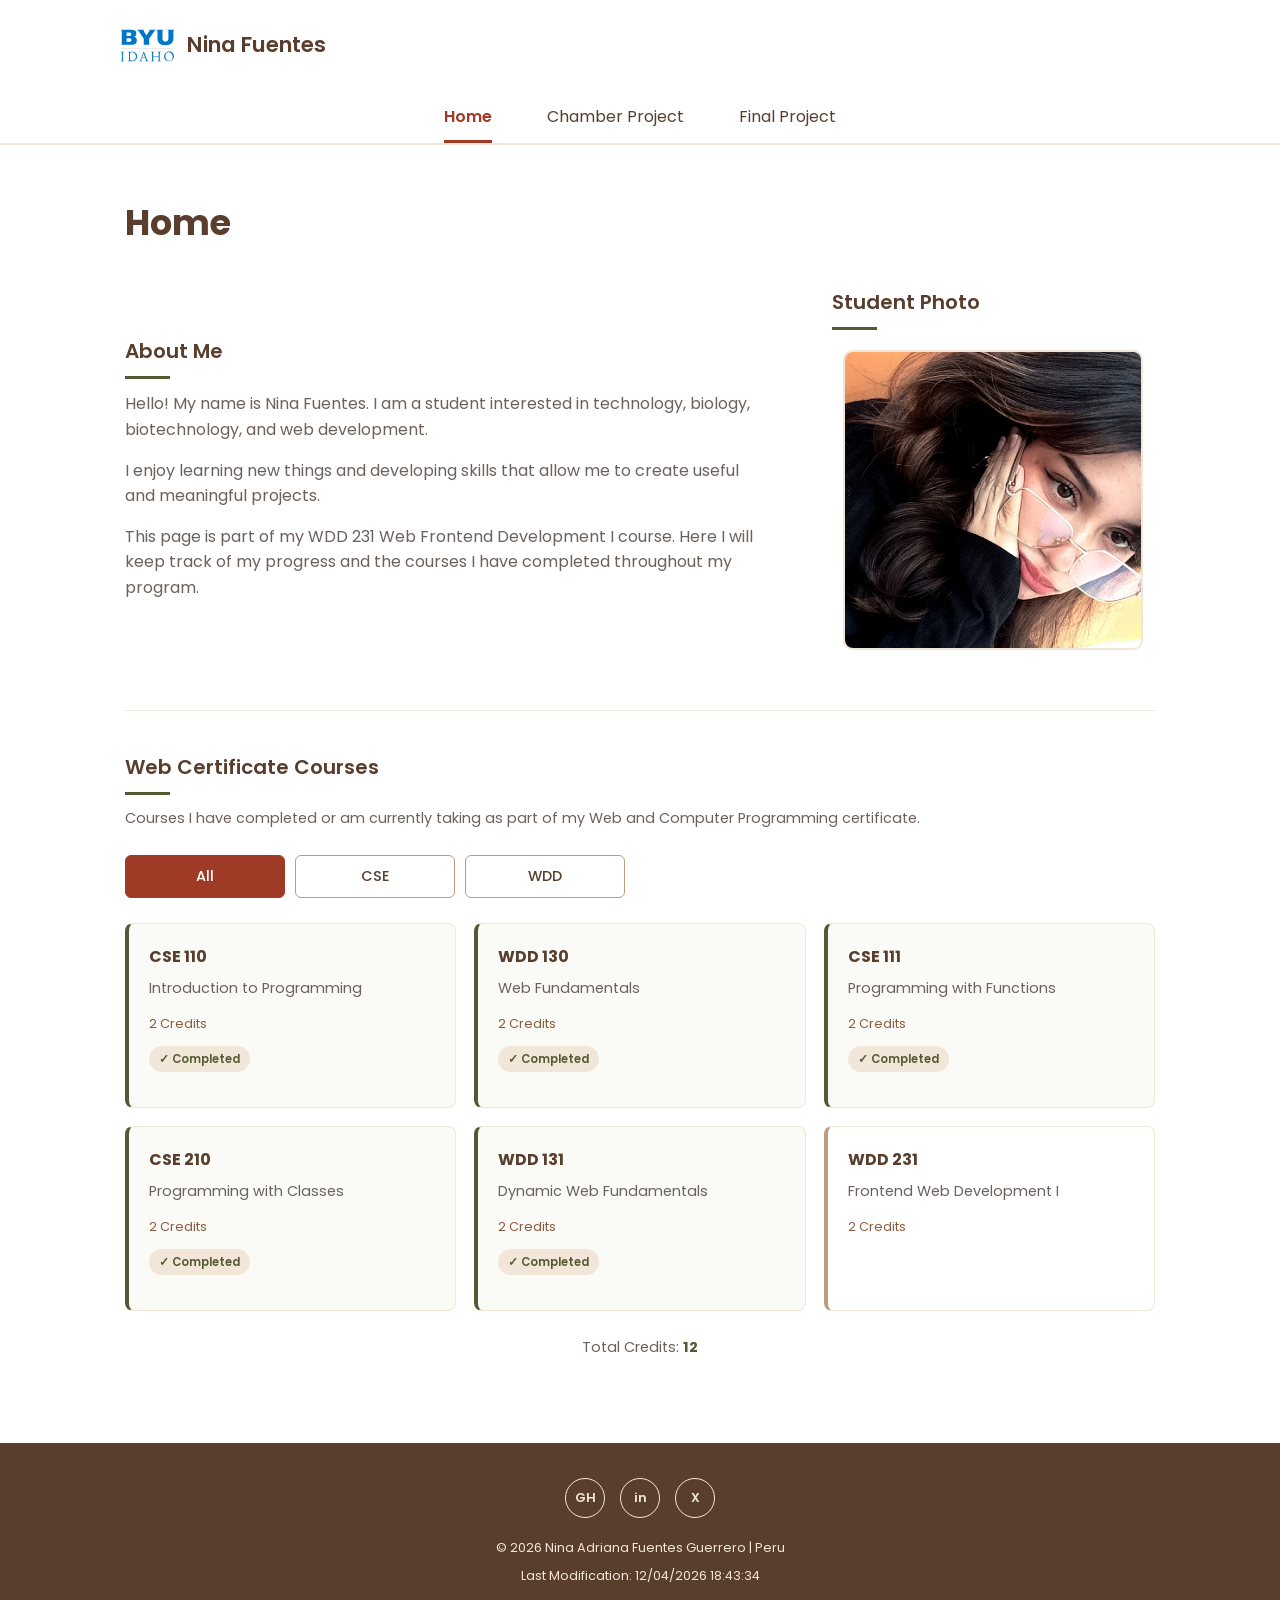
<file: index.html>
<!DOCTYPE html>
<html lang="en">

<head>
    <meta charset="UTF-8">

    <meta name="viewport" content="width=device-width, initial-scale=1.0">

    <meta name="description"
        content="Nina Fuentes' WDD 231 course home page. Explore my web development courses and progress.">

    <meta name="author"
        content="Nina Adriana Fuentes Guerrero">

    <title>WDD 231 | Nina Fuentes</title>


    <!-- Google Fonts -->

    <link rel="preconnect" href="https://fonts.googleapis.com">

    <link rel="preconnect"
        href="https://fonts.gstatic.com"
        crossorigin>

    <link
        href="https://fonts.googleapis.com/css2?family=Poppins:wght@400;500;600;700&display=swap"
        rel="stylesheet">


    <!-- CSS -->

    <link rel="stylesheet"
        href="styles/small.css">

    <link rel="stylesheet"
        href="styles/larger.css">


    <!-- JavaScript -->

    <script
        src="scripts/navigation.js"
        defer>
    </script>

    <script
        src="scripts/date.js"
        defer>
    </script>

    <script
        src="scripts/course.js"
        defer>
    </script>

</head>


<body>


    <!-- =========================
         HEADER
    ========================== -->

    <header>

        <div class="header-content">


            <a href="index.html"
                class="logo-link">

                <img
                    src="images/byui-logo.svg"
                    alt="Brigham Young University-Idaho logo"
                    class="logo">

            </a>


            <span class="site-name">
                Nina Fuentes
            </span>


            <button
                id="menu-button"
                class="menu-button"
                aria-label="Open navigation menu"
                aria-expanded="false">

                ☰

            </button>

        </div>


        <!-- Navigation -->

        
        <nav id="navigation">

            <a href="index.html" class="active">
                Home
            </a>

            <a href="chamber/index.html">
                Chamber Project
            </a>

            <a href="final/index.html">
                 Final Project
            </a>

        </nav>


    </header>



    <!-- =========================
         MAIN
    ========================== -->

    <main>


        <h1>
            Home
        </h1>



        <!-- =========================
             ABOUT + PHOTO
        ========================== -->

        <div class="top-sections">


            <!-- About Me -->

            <section class="about-section">

                <h2>
                    About Me
                </h2>


                <div class="section-content">

                    <p>
                        Hello! My name is Nina Fuentes. I am a student
                        interested in technology, biology, biotechnology,
                        and web development.
                    </p>


                    <p>
                        I enjoy learning new things and developing
                        skills that allow me to create useful and
                        meaningful projects.
                    </p>


                    <p>
                        This page is part of my WDD 231 Web Frontend
                        Development I course. Here I will keep track
                        of my progress and the courses I have completed
                        throughout my program.
                    </p>

                </div>

            </section>



            <!-- Student Photo -->

            <section class="photo-section">

                <h2>
                    Student Photo
                </h2>


                <div class="photo-container">

                    <img
                        src="images/student-photo.jpg"
                        alt="Photo of Nina Fuentes">

                </div>

            </section>

        </div>



        <!-- =========================
             COURSES
        ========================== -->

        <section class="courses-section">


            <h2>
                Web Certificate Courses
            </h2>


            <p class="courses-intro">
                Courses I have completed or am currently taking
                as part of my Web and Computer Programming certificate.
            </p>



            <!-- Filter buttons -->

            <div class="course-filters">


                <button
                    id="all-courses"
                    class="filter-button active-filter">

                    All

                </button>


                <button
                    id="cse-courses"
                    class="filter-button">

                    CSE

                </button>


                <button
                    id="wdd-courses"
                    class="filter-button">

                    WDD

                </button>

            </div>



            <!-- Course cards -->

            <div
                id="course-container"
                class="course-container">

            </div>



            <!-- Credits -->

            <p class="credits">

                Total Credits:
                <span id="total-credits">
                    0
                </span>

            </p>

        </section>

    </main>



    <!-- =========================
         FOOTER
    ========================== -->

    <footer>


        <!-- Social links -->

        <div class="social-links">


            <a
                href="https://github.com/ninafuentesg/wdd231"
                target="_blank"
                rel="noopener noreferrer"
                aria-label="GitHub">

                <span class="social-icon">
                    GH
                </span>

            </a>



            <a
                href="https://www.linkedin.com/in/nina-adriana-fuentes-guerrero/"
                target="_blank"
                rel="noopener noreferrer"
                aria-label="LinkedIn">

                <span class="social-icon">
                    in
                </span>

            </a>



            <a
                href="#"
                aria-label="Social media">

                <span class="social-icon">
                    X
                </span>

            </a>

        </div>



        <!-- Copyright -->

        <p>

            ©
            <span id="currentyear"></span>

            Nina Adriana Fuentes Guerrero

            | Peru

        </p>



        <!-- Last modified -->

        <p id="lastModified">

        </p>


    </footer>


</body>

</html>
</file>
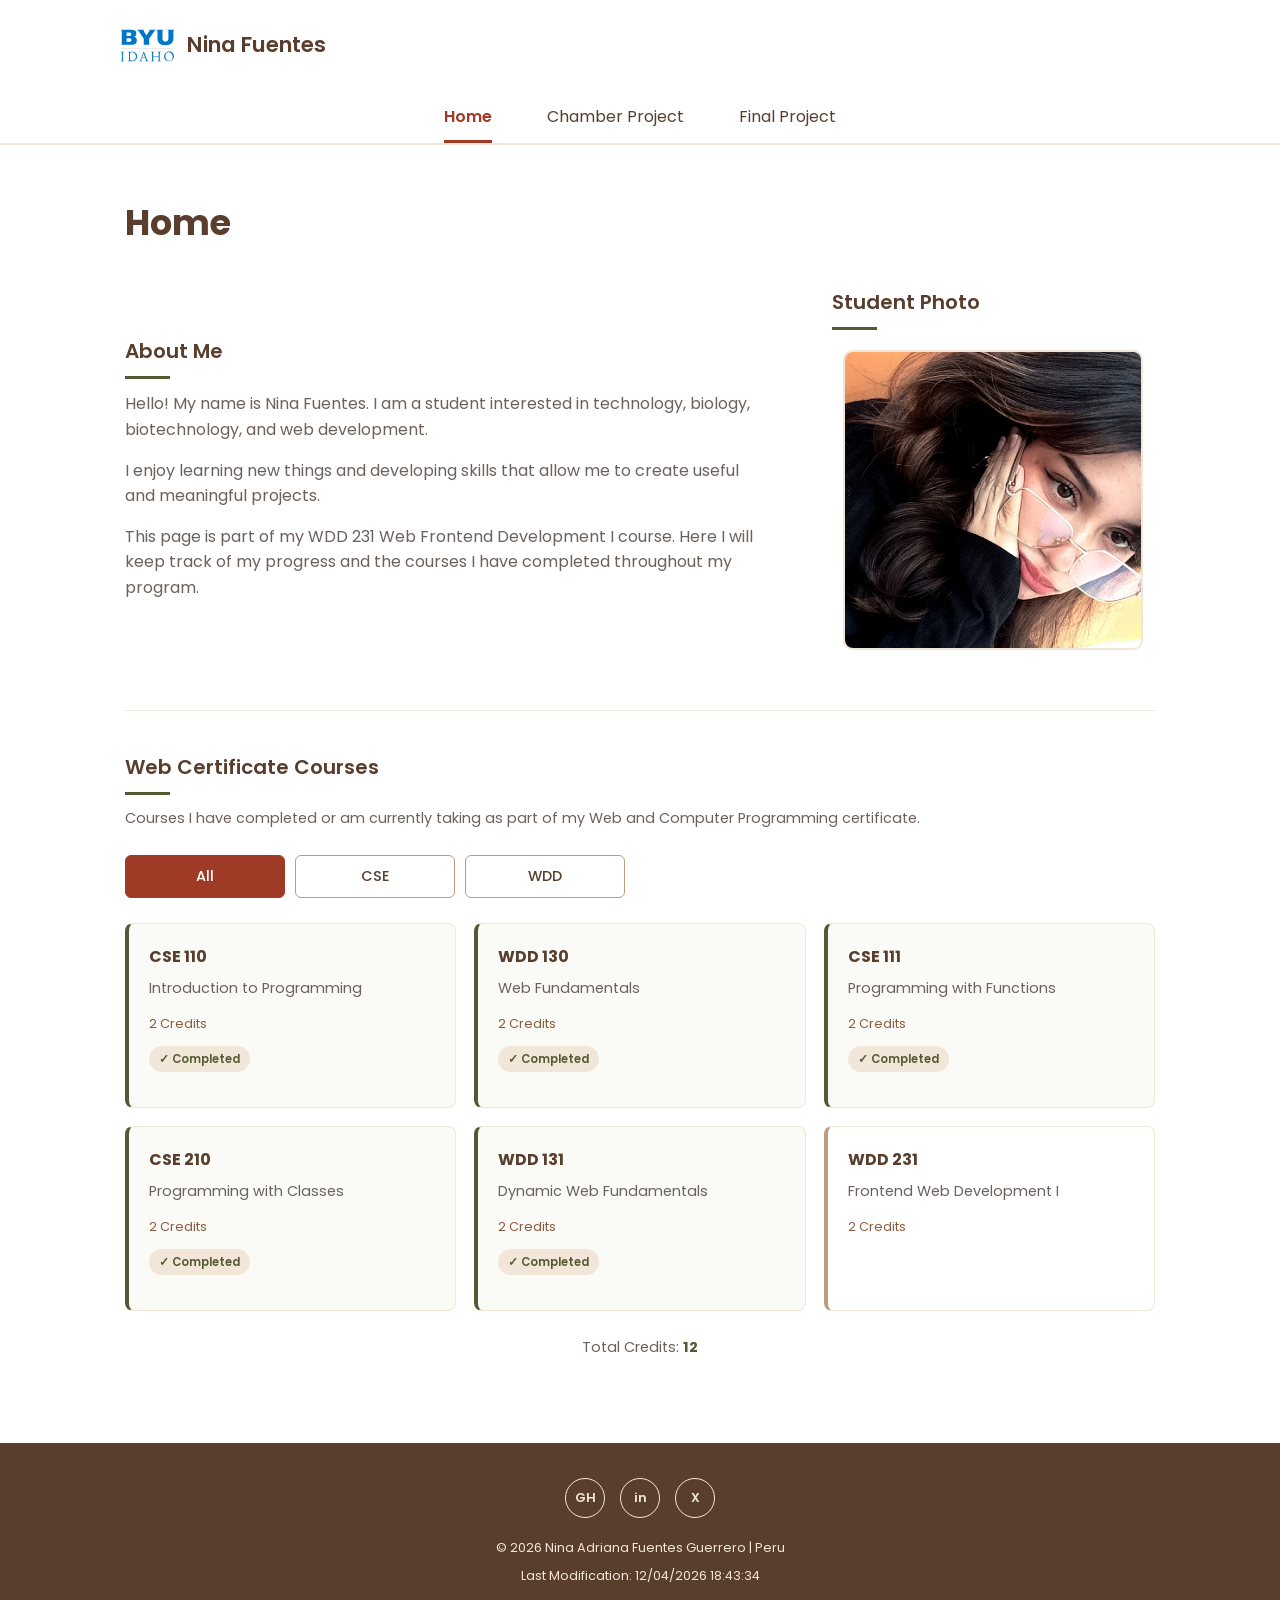
<file: b.week 1/index.html>
<!DOCTYPE html>
<html lang="en">

<head>
    <meta charset="UTF-8">

    <meta name="viewport" content="width=device-width, initial-scale=1.0">

    <meta name="description"
        content="Nina Fuentes' WDD 231 course home page. Explore my web development courses and progress.">

    <meta name="author"
        content="Nina Adriana Fuentes Guerrero">

    <title>WDD 231 | Nina Fuentes</title>


    <!-- Google Fonts -->

    <link rel="preconnect" href="https://fonts.googleapis.com">

    <link rel="preconnect"
        href="https://fonts.gstatic.com"
        crossorigin>

    <link
        href="https://fonts.googleapis.com/css2?family=Poppins:wght@400;500;600;700&display=swap"
        rel="stylesheet">


    <!-- CSS -->

    <link rel="stylesheet"
        href="styles/small.css">

    <link rel="stylesheet"
        href="styles/larger.css">


    <!-- JavaScript -->

    <script
        src="scripts/navigation.js"
        defer>
    </script>

    <script
        src="scripts/date.js"
        defer>
    </script>

    <script
        src="scripts/course.js"
        defer>
    </script>

</head>


<body>


    <!-- =========================
         HEADER
    ========================== -->

    <header>

        <div class="header-content">


            <a href="index.html"
                class="logo-link">

                <img
                    src="images/byui-logo.svg"
                    alt="Brigham Young University-Idaho logo"
                    class="logo">

            </a>


            <span class="site-name">
                Nina Fuentes
            </span>


            <button
                id="menu-button"
                class="menu-button"
                aria-label="Open navigation menu"
                aria-expanded="false">

                ☰

            </button>

        </div>


        <!-- Navigation -->

        <nav id="navigation">

            <a
                href="index.html"
                class="active">

                Home

            </a>


            <a href="#">
                Chamber Project
            </a>


            <a href="#">
                Final Project
            </a>

        </nav>

    </header>



    <!-- =========================
         MAIN
    ========================== -->

    <main>


        <h1>
            Home
        </h1>



        <!-- =========================
             ABOUT + PHOTO
        ========================== -->

        <div class="top-sections">


            <!-- About Me -->

            <section class="about-section">

                <h2>
                    About Me
                </h2>


                <div class="section-content">

                    <p>
                        Hello! My name is Nina Fuentes. I am a student
                        interested in technology, biology, biotechnology,
                        and web development.
                    </p>


                    <p>
                        I enjoy learning new things and developing
                        skills that allow me to create useful and
                        meaningful projects.
                    </p>


                    <p>
                        This page is part of my WDD 231 Web Frontend
                        Development I course. Here I will keep track
                        of my progress and the courses I have completed
                        throughout my program.
                    </p>

                </div>

            </section>



            <!-- Student Photo -->

            <section class="photo-section">

                <h2>
                    Student Photo
                </h2>


                <div class="photo-container">

                    <img
                        src="images/student-photo.jpg"
                        alt="Photo of Nina Fuentes">

                </div>

            </section>

        </div>



        <!-- =========================
             COURSES
        ========================== -->

        <section class="courses-section">


            <h2>
                Web Certificate Courses
            </h2>


            <p class="courses-intro">
                Courses I have completed or am currently taking
                as part of my Web and Computer Programming certificate.
            </p>



            <!-- Filter buttons -->

            <div class="course-filters">


                <button
                    id="all-courses"
                    class="filter-button active-filter">

                    All

                </button>


                <button
                    id="cse-courses"
                    class="filter-button">

                    CSE

                </button>


                <button
                    id="wdd-courses"
                    class="filter-button">

                    WDD

                </button>

            </div>



            <!-- Course cards -->

            <div
                id="course-container"
                class="course-container">

            </div>



            <!-- Credits -->

            <p class="credits">

                Total Credits:
                <span id="total-credits">
                    0
                </span>

            </p>

        </section>

    </main>



    <!-- =========================
         FOOTER
    ========================== -->

    <footer>


        <!-- Social links -->

        <div class="social-links">


            <a
                href="https://github.com/ninafuentesg/wdd231"
                target="_blank"
                rel="noopener noreferrer"
                aria-label="GitHub">

                <span class="social-icon">
                    GH
                </span>

            </a>



            <a
                href="https://www.linkedin.com/in/nina-adriana-fuentes-guerrero/"
                target="_blank"
                rel="noopener noreferrer"
                aria-label="LinkedIn">

                <span class="social-icon">
                    in
                </span>

            </a>



            <a
                href="#"
                aria-label="Social media">

                <span class="social-icon">
                    X
                </span>

            </a>

        </div>



        <!-- Copyright -->

        <p>

            ©
            <span id="currentyear"></span>

            Nina Adriana Fuentes Guerrero

            | Peru

        </p>



        <!-- Last modified -->

        <p id="lastModified">

        </p>


    </footer>


</body>

</html>
</file>
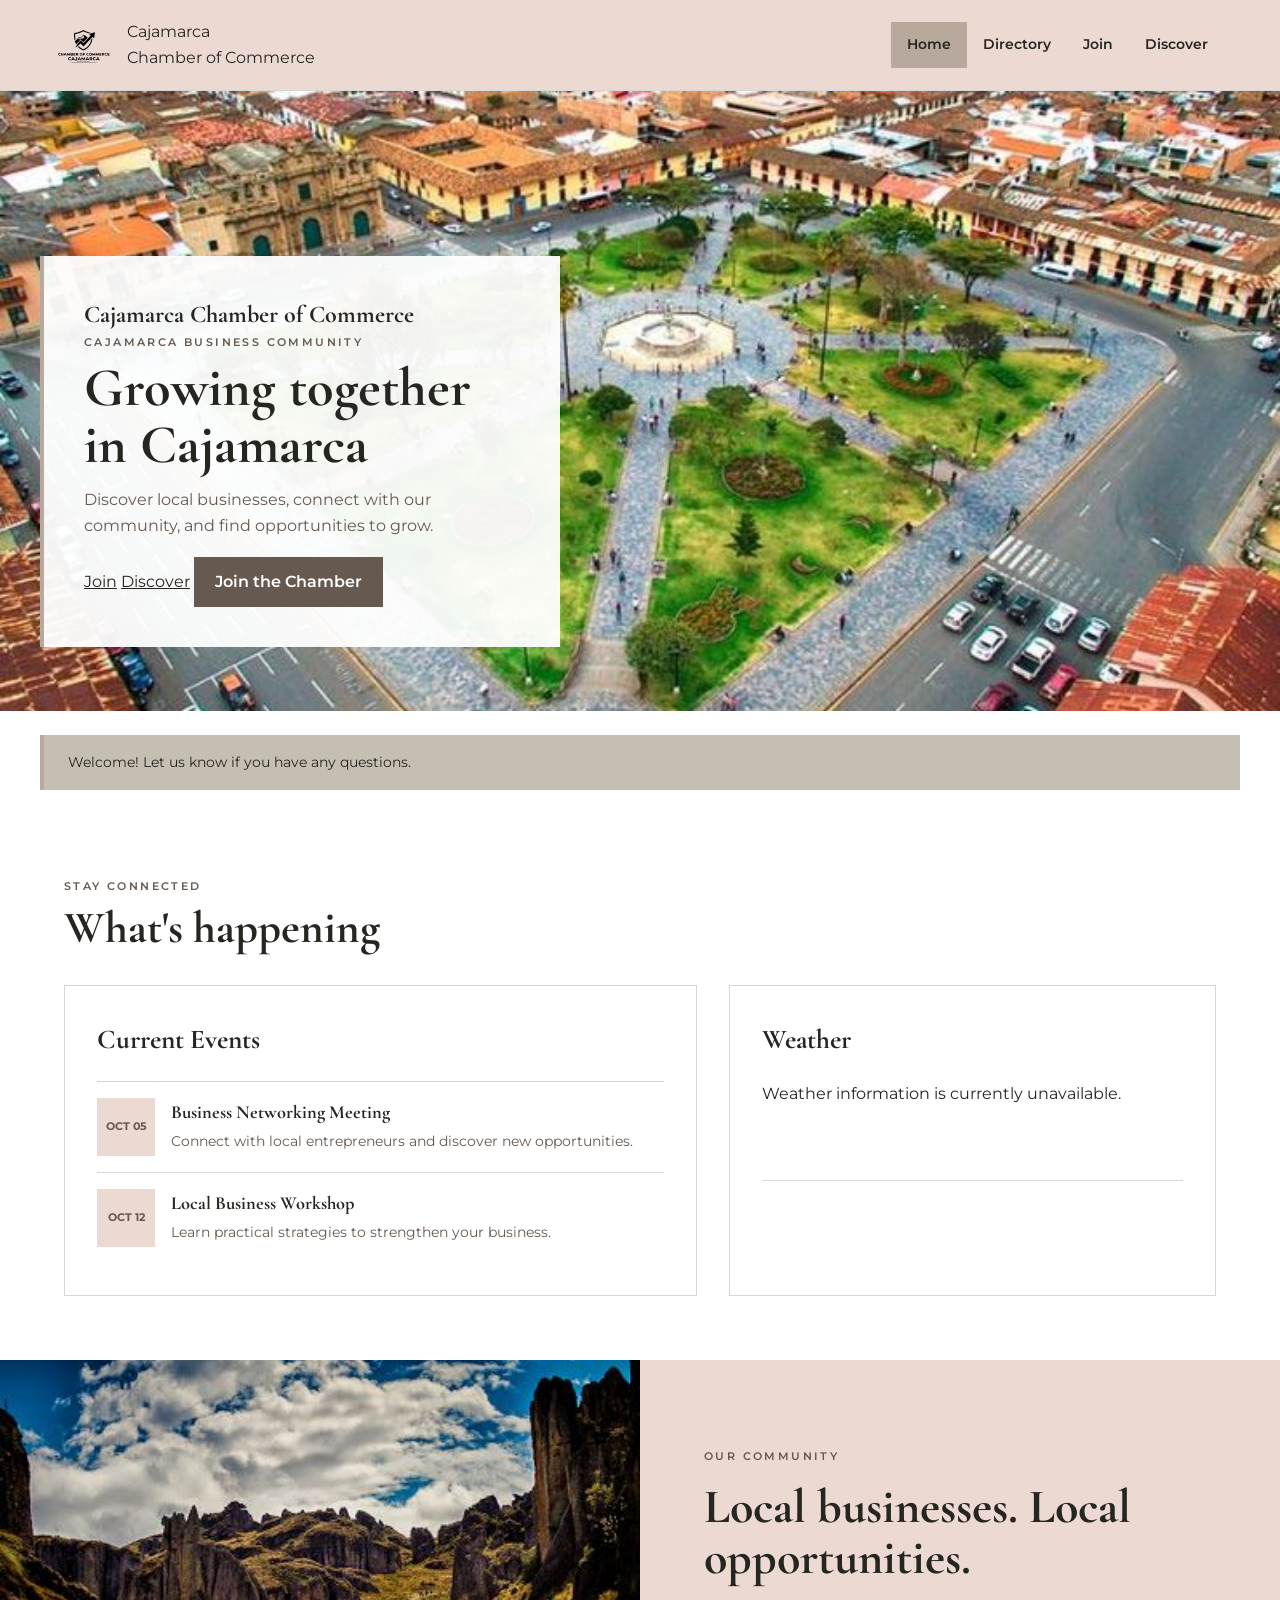
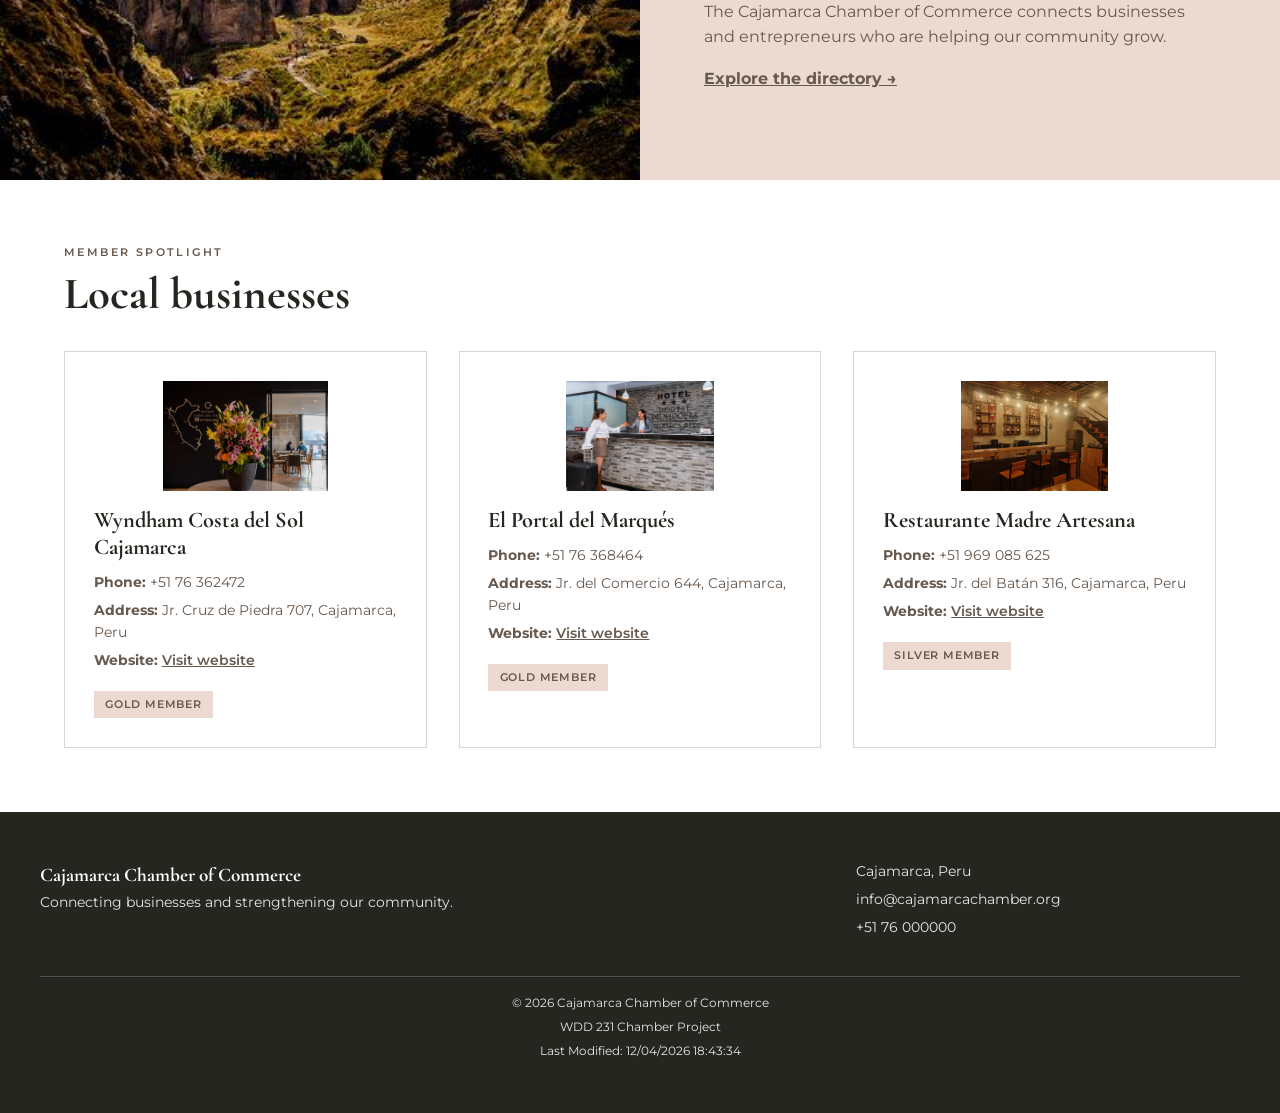
<file: chamber/index.html>
<!DOCTYPE html>
<html lang="en">
<head>
    <meta charset="UTF-8">
    <meta name="viewport" content="width=device-width, initial-scale=1.0">

    <title>Cajamarca Chamber of Commerce</title>

    <meta name="description" content="Discover local businesses, events, and opportunities in the Cajamarca business community.">
    <meta name="author" content="Nina Adriana Fuentes Guerrero">
   
    <meta property="og:title"
    content="Cajamarca Chamber of Commerce | Local Business Community">

    <meta property="og:description"
    content="Discover local businesses, community events, weather updates, and opportunities to connect with businesses in Cajamarca.">

    <meta property="og:image"
    content="https://ninafuentesg.github.io/wdd231/chamber/images/hero-cajamarca.jpg">

    <meta property="og:url"
    content="https://ninafuentesg.github.io/wdd231/chamber/index.html">

    <meta property="og:type" content="website">
    <link rel="preconnect" href="https://fonts.googleapis.com">

    <link rel="preconnect"
    href="https://fonts.gstatic.com"
    crossorigin>

    <link
    href="https://fonts.googleapis.com/css2?family=Cormorant+Garamond:wght@400;500;600;700&family=Montserrat:wght@400;500;600;700&display=swap"
    rel="stylesheet">

    <link rel="icon" href="images/favicon.ico">

    <link rel="stylesheet" href="styles/home-small.css">
    <link rel="stylesheet" href="styles/home.larger.css">

    <script src="scripts/home.js" defer></script>
    <script src="scripts/main.js" defer></script>
</head>

<body>

    <header>
        <div class="header-container">

            <a href="index.html" class="logo-link">
                <img src="images/logo.svg" alt="Cajamarca Chamber of Commerce logo">
                <div>
                    <p>Cajamarca</p>
                    <p>Chamber of Commerce</p>
                </div>
            </a>

            <button id="menu-button" aria-label="Open navigation menu">
                ☰
            </button>

            <nav id="main-nav">
                <a href="index.html" class="active">Home</a>
                <a href="directory.html">Directory</a>
                <a href="#">Join</a>
                <a href="#">Discover</a>
            </nav>

        </div>
    </header>


    <main>

        <!-- HERO -->
        <section class="hero">

            <img
                src="images/hero-cajamarca.jpg"
                alt="Aerial view of Cajamarca city and surrounding mountains"
            >

            <div class="hero-content">
                <h1> Cajamarca Chamber of Commerce </h1>

                <p class="hero-label">Cajamarca Business Community</p>

                <h2>Growing together in Cajamarca</h2>

                <p>
                    Discover local businesses, connect with our community,
                    and find opportunities to grow.
                </p>
                <a href="join.html">Join</a>
                <a href="discover.html">Discover</a>
                <a href="#" class="cta-button">Join the Chamber</a>
            </div>

        </section>
        
        <p id="visit-message" class="visit-message"></p>

        <!-- EVENTS + WEATHER -->
        <section class="community-section">

            <div class="section-heading">
                <p>Stay connected</p>
                <h2>What's happening</h2>
            </div>


            <div class="community-grid">

                <!-- EVENTS -->
                <article class="info-card events-card">

                    <h3>Current Events</h3>

                    <div class="event">
                        <span class="event-date">OCT 05</span>

                        <div>
                            <h4>Business Networking Meeting</h4>
                            <p>
                                Connect with local entrepreneurs and
                                discover new opportunities.
                            </p>
                        </div>
                    </div>

                    <div class="event">
                        <span class="event-date">OCT 12</span>

                        <div>
                            <h4>Local Business Workshop</h4>
                            <p>
                                Learn practical strategies to strengthen
                                your business.
                            </p>
                        </div>
                    </div>

                </article>


                <!-- WEATHER -->
                <article class="info-card weather-card">

                    <h3>Weather</h3>

                    <div id="current-weather">
                        <p>Loading weather...</p>
                    </div>

                    <div id="forecast" class="forecast">
                        <!-- JavaScript inserts forecast here -->
                    </div>

                </article>

            </div>

        </section>


        <!-- COMMUNITY IMAGE -->
        <section class="community-intro">

            <div class="community-image">
                <img
                    src="images/our-community.jpg"
                    alt="Cajamarca community and surrounding landscape"
                >
            </div>

            <div class="community-text">

                <p class="section-label">Our community</p>

                <h2>Local businesses. Local opportunities.</h2>

                <p>
                    The Cajamarca Chamber of Commerce connects businesses
                    and entrepreneurs who are helping our community grow.
                </p>

                <a href="directory.html" class="text-link">
                    Explore the directory →
                </a>

            </div>

        </section>


        <!-- SPOTLIGHTS -->
        <section class="spotlights-section">

            <div class="section-heading">
                <p>Member spotlight</p>
                <h2>Local businesses</h2>
            </div>

            <div id="spotlights" class="spotlights">

                <p>Loading local businesses...</p>

            </div>

        </section>

    </main>


    <footer>

        <div class="footer-container">

            <div>
                <h2>Cajamarca Chamber of Commerce</h2>
                <p>
                    Connecting businesses and strengthening our community.
                </p>
            </div>

            <div>
                <p>Cajamarca, Peru</p>
                <p>info@cajamarcachamber.org</p>
                <p>+51 76 000000</p>
            </div>

        </div>

        <div class="footer-bottom">
            <p>&copy; <span id="current-year"></span> Cajamarca Chamber of Commerce</p>
            <p>WDD 231 Chamber Project</p>
            <p>Last Modified: <span id="last-modified"></span></p>
        </div>

    </footer>

</body>
</html>
</file>
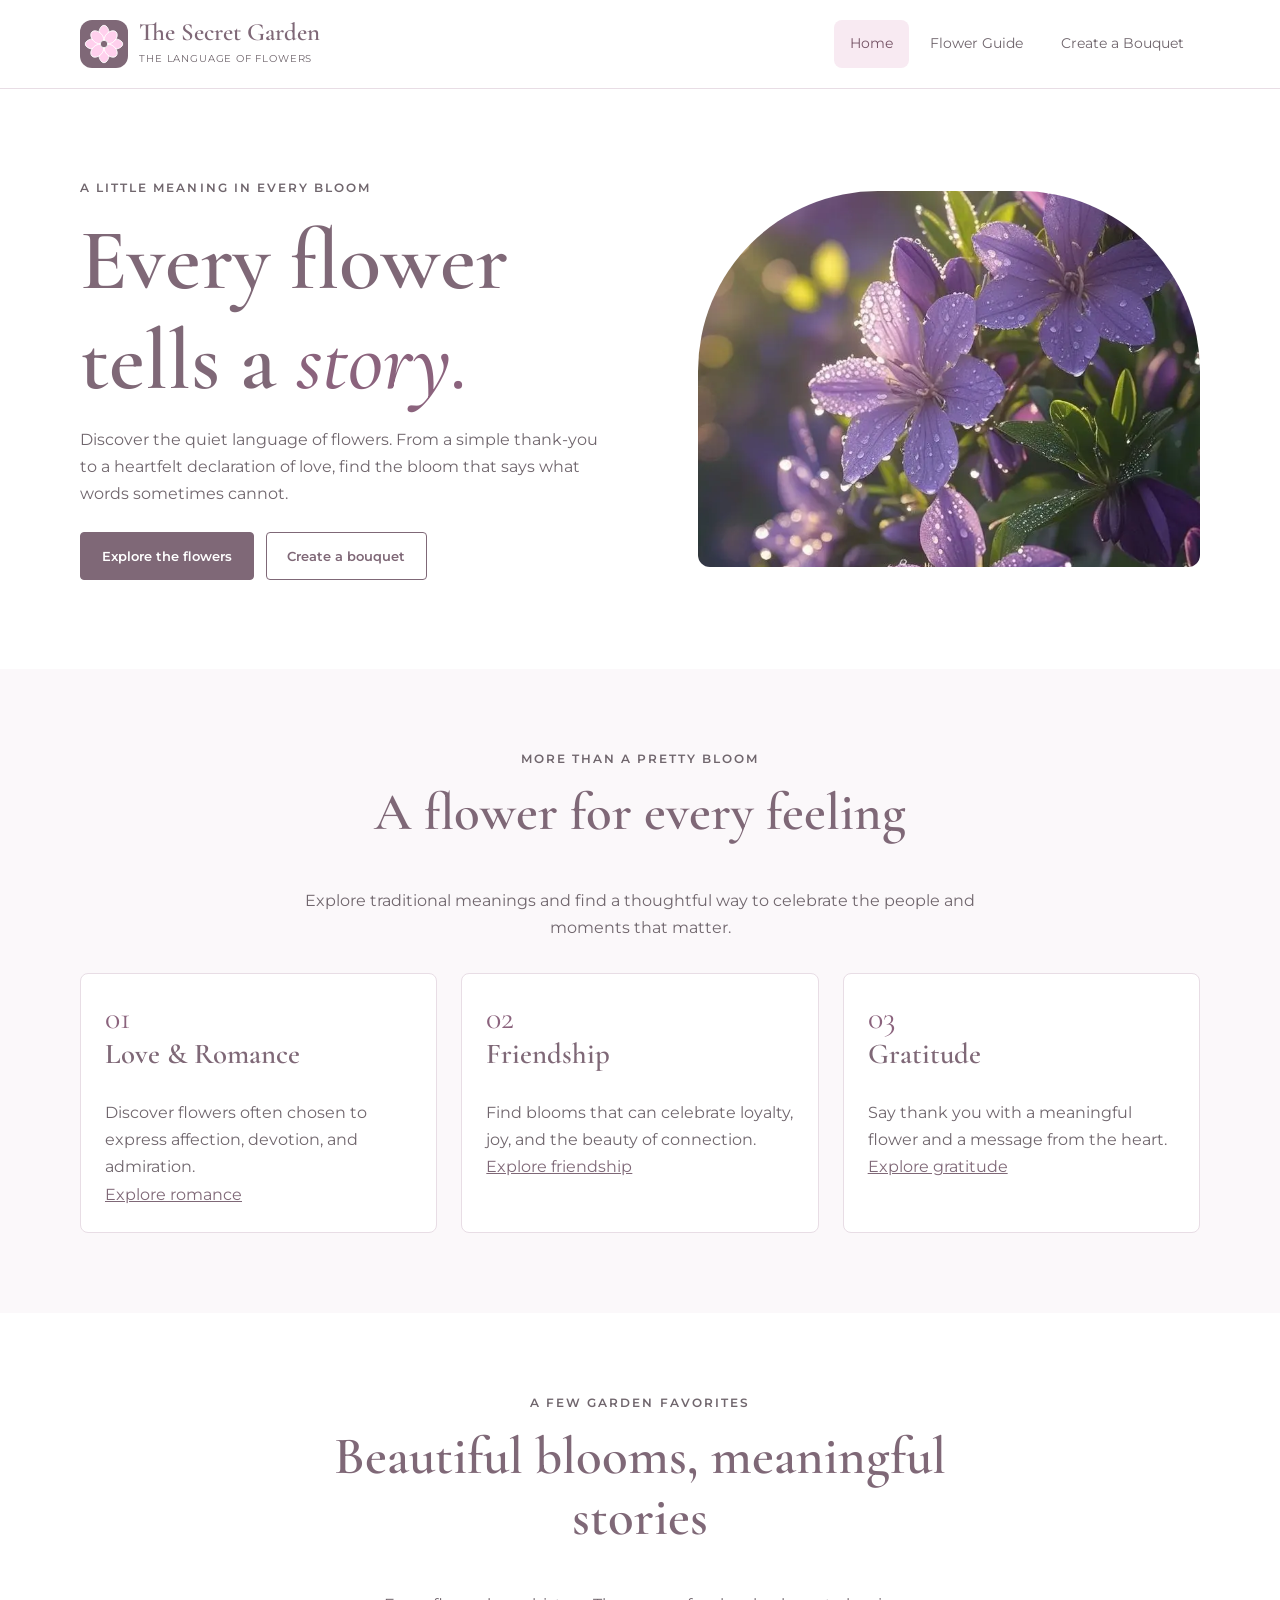
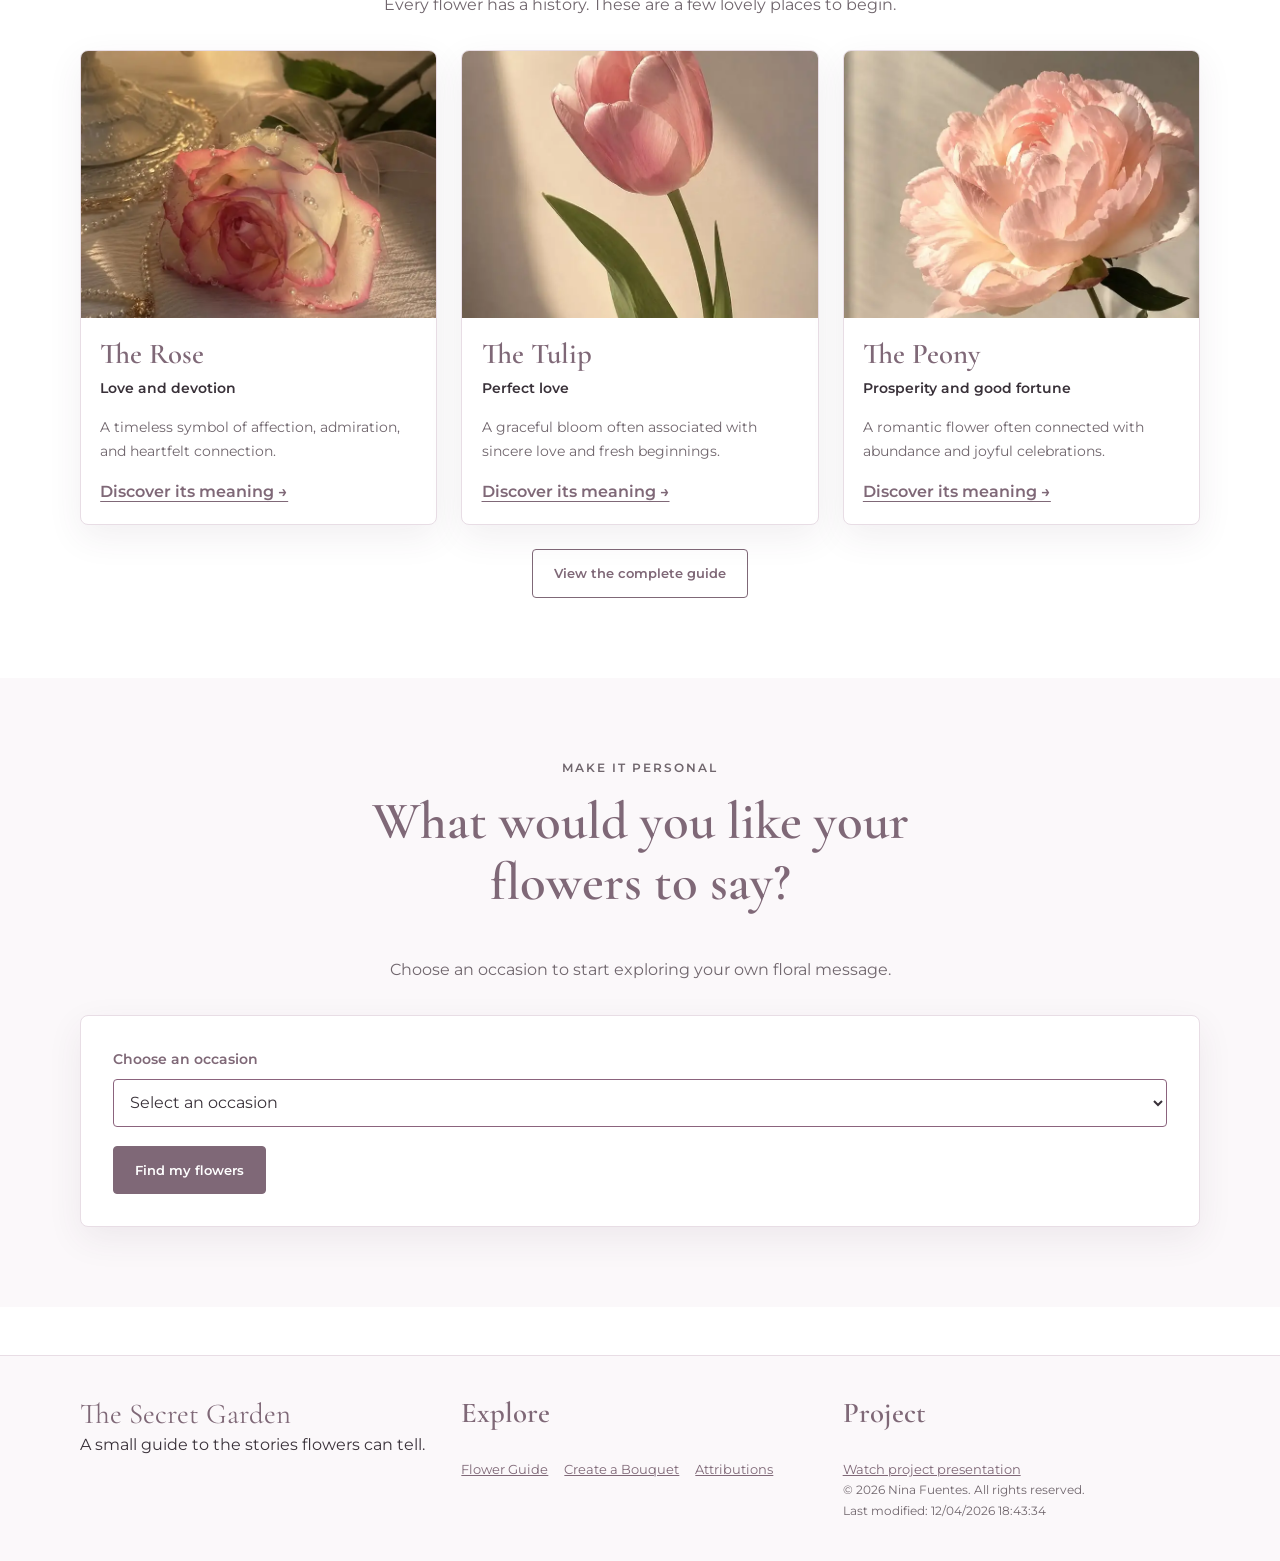
<file: final/index.html>
<!DOCTYPE html>
<html lang="en">
<head>
  <meta charset="UTF-8">
  <meta name="viewport" content="width=device-width, initial-scale=1">
  <title>The Secret Garden of Flowers | Discover Floral Meanings</title>
  <meta name="description" content="Discover the traditional language of flowers and find thoughtful floral meanings for love, friendship, gratitude, and special occasions.">
  <meta name="author" content="Nina Fuentes">
  <meta property="og:title" content="The Secret Garden of Flowers: Discover Floral Meanings">
  <meta property="og:description" content="Discover the beautiful meanings behind flowers and find the right bloom for every heartfelt message.">
  <meta property="og:type" content="website">
  <meta property="og:image" content="https://ninafuentesg.github.io/wdd231/final/images/hero-flowers.webp">
  <meta property="og:url" content="https://ninafuentesg.github.io/wdd231/final/index.html">
  <link rel="icon" href="favicon.svg" type="image/svg+xml">
  <link rel="preconnect" href="https://fonts.googleapis.com">
  <link rel="preconnect" href="https://fonts.gstatic.com" crossorigin>
  <link href="https://fonts.googleapis.com/css2?family=Cormorant+Garamond:wght@400;500;600;700&family=Montserrat:wght@400;500;600;700&display=swap" rel="stylesheet">
  <link rel="stylesheet" href="styles/base.css">
  <link rel="stylesheet" href="styles/larger.css">
  <script type="module" src="scripts/main.js"></script>
</head>
<body>
  <a class="skip-link" href="#main-content">Skip to main content</a>

  <header class="site-header">
    <div class="container header-container">
      <a class="brand" href="index.html" aria-label="The Secret Garden of Flowers home">
        <img src="favicon.svg" alt="cute and minimalistic pink flower with a purple background use as logo of the page" width="48" height="48">
        <span>
          <span class="brand-name">The Secret Garden</span>
          <span class="brand-tagline">The language of flowers</span>
        </span>
      </a>

      <button class="menu-toggle" type="button"
        aria-label="Open navigation menu" aria-expanded="false"
        aria-controls="primary-navigation">☰</button>

      <nav class="site-nav" id="primary-navigation" aria-label="Main navigation">
        <ul>
          <li><a href="index.html" aria-current="page">Home</a></li>
          <li><a href="guide.html">Flower Guide</a></li>
          <li><a href="bouquet.html">Create a Bouquet</a></li>
        </ul>
      </nav>
    </div>
  </header>

  <main id="main-content">
    <section class="container hero">
      <div class="hero-copy">
        <p class="eyebrow">A little meaning in every bloom</p>
        <h1>Every flower tells a <em>story.</em></h1>
        <p>
          Discover the quiet language of flowers. From a simple thank-you
          to a heartfelt declaration of love, find the bloom that says
          what words sometimes cannot.
        </p>
        <div class="button-row">
          <a class="button" href="guide.html">Explore the flowers</a>
          <a class="button button-secondary" href="bouquet.html">Create a bouquet</a>
        </div>
      </div>
      <img class="hero-image"
        src="images/hero-flowers.webp"
        alt="An elegant arrangement of soft pink, white, and mauve flowers"
        width="900" height="1100" fetchpriority="high">
    </section>

    <section class="section section-soft">
      <div class="container">
        <div class="section-heading">
          <p class="eyebrow">More than a pretty bloom</p>
          <h2>A flower for every feeling</h2>
          <p>
            Explore traditional meanings and find a thoughtful way to
            celebrate the people and moments that matter.
          </p>
        </div>

        <div class="intro-grid">
          <article class="feature-card">
            <span class="feature-number">01</span>
            <h3>Love & Romance</h3>
            <p>Discover flowers often chosen to express affection, devotion, and admiration.</p>
            <a href="guide.html?occasion=Romance">Explore romance</a>
          </article>
          <article class="feature-card">
            <span class="feature-number">02</span>
            <h3>Friendship</h3>
            <p>Find blooms that can celebrate loyalty, joy, and the beauty of connection.</p>
            <a href="guide.html?occasion=Friendship">Explore friendship</a>
          </article>
          <article class="feature-card">
            <span class="feature-number">03</span>
            <h3>Gratitude</h3>
            <p>Say thank you with a meaningful flower and a message from the heart.</p>
            <a href="guide.html?occasion=Thank%20You">Explore gratitude</a>
          </article>
        </div>
      </div>
    </section>

    <section class="section">
      <div class="container">
        <div class="section-heading">
          <p class="eyebrow">A few garden favorites</p>
          <h2>Beautiful blooms, meaningful stories</h2>
          <p>Every flower has a history. These are a few lovely places to begin.</p>
        </div>

        <div class="flower-grid">
          <article class="flower-card">
            <img src="images/rose.webp" alt="Pink rose with delicate layered petals"
              width="600" height="450" loading="lazy">
            <div class="flower-card-content">
              <h3>The Rose</h3>
              <p class="meaning">Love and devotion</p>
              <p>A timeless symbol of affection, admiration, and heartfelt connection.</p>
              <a class="text-button" href="guide.html?flower=rose">Discover its meaning →</a>
            </div>
          </article>

          <article class="flower-card">
            <img src="images/tulip.webp" alt="Soft pink tulip against a light background"
              width="600" height="450" loading="lazy">
            <div class="flower-card-content">
              <h3>The Tulip</h3>
              <p class="meaning">Perfect love</p>
              <p>A graceful bloom often associated with sincere love and fresh beginnings.</p>
              <a class="text-button" href="guide.html?flower=tulip">Discover its meaning →</a>
            </div>
          </article>

          <article class="flower-card">
            <img src="images/peony.webp" alt="Full pink peony in soft natural light"
              width="600" height="450" loading="lazy">
            <div class="flower-card-content">
              <h3>The Peony</h3>
              <p class="meaning">Prosperity and good fortune</p>
              <p>A romantic flower often connected with abundance and joyful celebrations.</p>
              <a class="text-button" href="guide.html?flower=peony">Discover its meaning →</a>
            </div>
          </article>
        </div>

        <div class="button-row button-row-center">
          <a class="button button-secondary" href="guide.html">View the complete guide</a>
        </div>
      </div>
    </section>

    <section class="section section-soft">
      <div class="container">
        <div class="section-heading">
          <p class="eyebrow">Make it personal</p>
          <h2>What would you like your flowers to say?</h2>
          <p>Choose an occasion to start exploring your own floral message.</p>
        </div>

        <form id="quick-occasion" class="form-panel">
          <div class="field">
            <label for="home-occasion">Choose an occasion</label>
            <select id="home-occasion" name="occasion" required>
              <option value="">Select an occasion</option>
              <option value="Romance">Love and romance</option>
              <option value="Friendship">Friendship</option>
              <option value="Thank You">Gratitude</option>
              <option value="Birthday">Birthday</option>
              <option value="Wedding">Wedding</option>
              <option value="Graduation">Graduation</option>
              <option value="Celebration">Celebration</option>
            </select>
          </div>
          <button class="button" type="submit">Find my flowers</button>
        </form>
      </div>
    </section>
  </main>

  <footer class="site-footer">
    <div class="container footer-grid">
      <div>
        <span class="footer-brand">The Secret Garden</span>
        <p>A small guide to the stories flowers can tell.</p>
      </div>
      <div>
        <h3>Explore</h3>
        <div class="footer-links">
          <a href="guide.html">Flower Guide</a>
          <a href="bouquet.html">Create a Bouquet</a>
          <a href="attributions.html">Attributions</a>
        </div>
      </div>
      <div>
        <h3>Project</h3>
        <div class="footer-links">
          <a href="https://www.loom.com/share/1e36e2ee26604856950032ddb5a97d86"
          target="_blank" rel="noopener noreferrer">
          Watch project presentation
          </a>
        </div>
        <p class="footer-note">
          © <span id="currentyear"></span> Nina Fuentes. All rights reserved.
        </p>
        <p class="footer-note">Last modified: <span id="lastModified"></span></p>
      </div>
    </div>
  </footer>
</body>
</html>
</file>
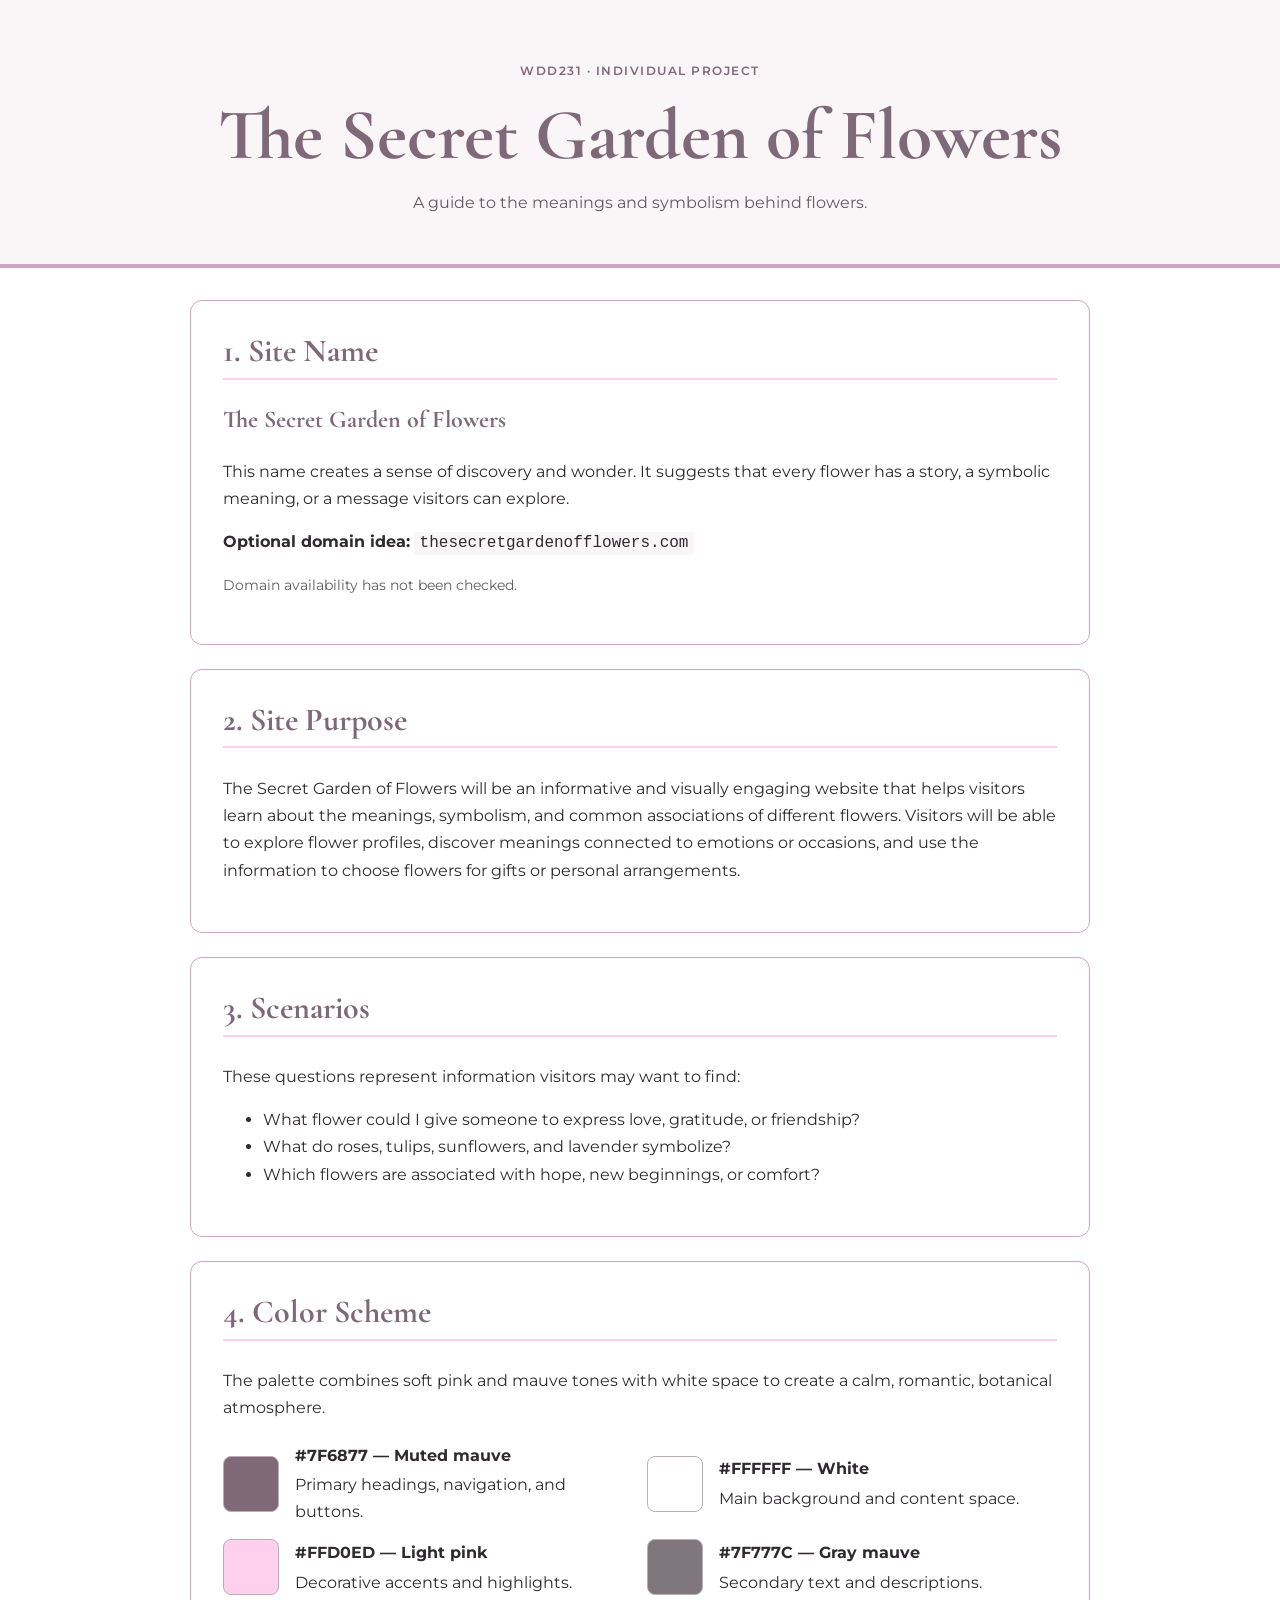
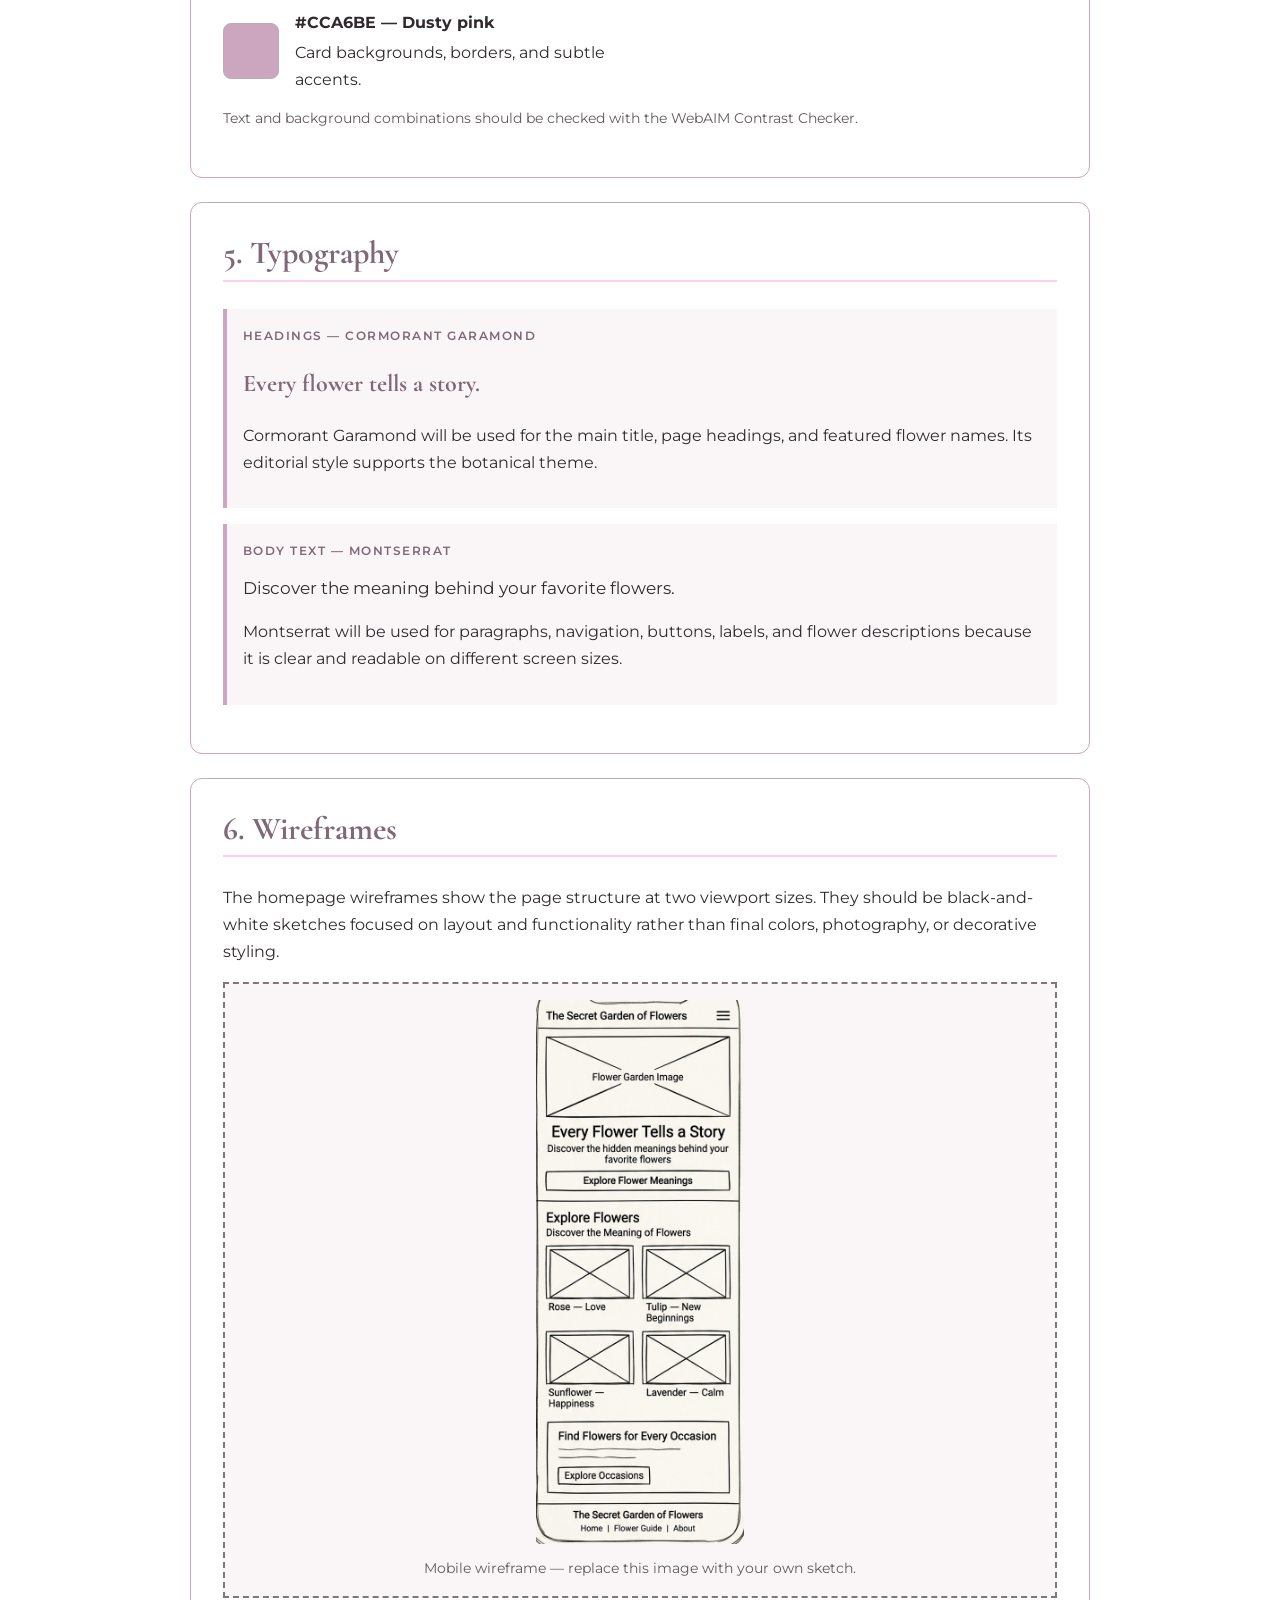
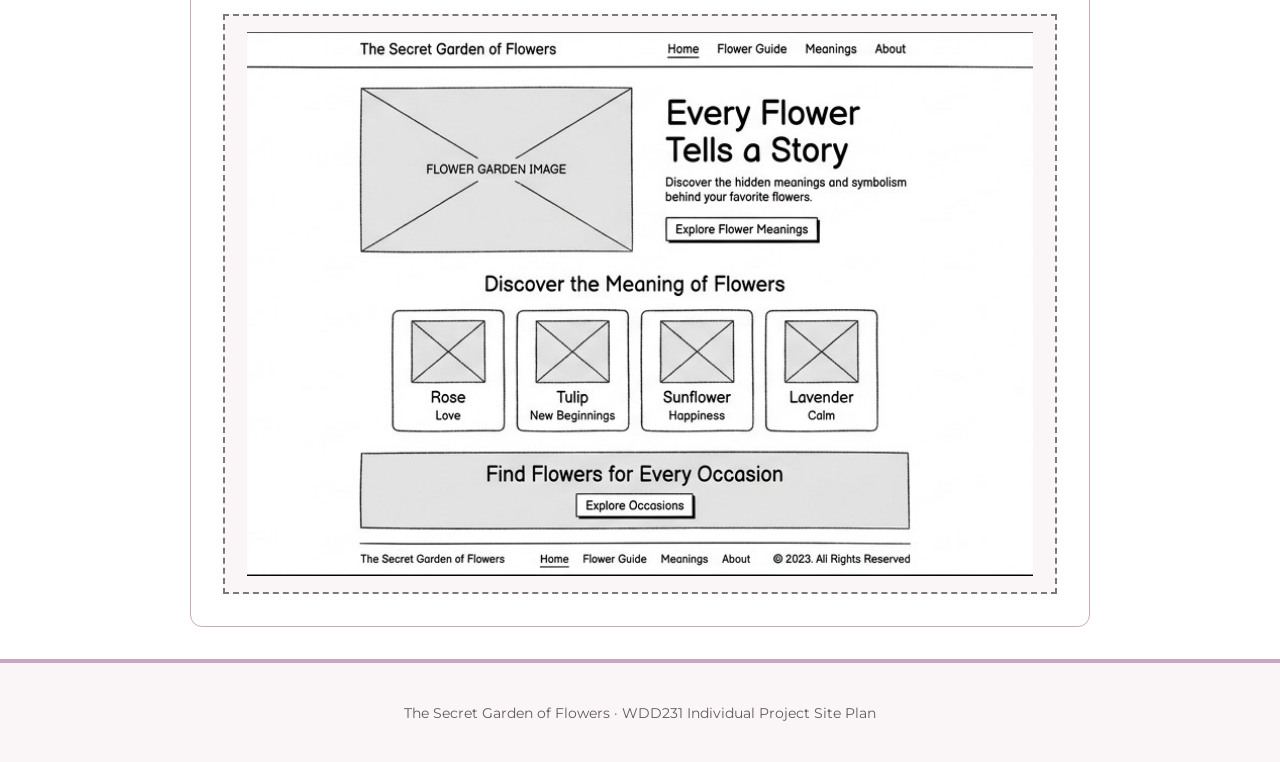
<file: site-plan.html>
<!DOCTYPE html>
<html lang="en">
<head>
    <meta charset="UTF-8">
    <meta name="viewport" content="width=device-width, initial-scale=1.0">

    <meta name="description" content="Explore the meanings and symbolism of flowers with The Secret Garden of Flowers.">

    <meta property="og:title" content="The Secret Garden of Flowers Site Plan">
    <meta property="og:description" content="A floral website plan exploring flower meanings, symbolism, and thoughtful gift ideas.">

    <title>Site Plan | The Secret Garden of Flowers</title>

    <!-- Google Fonts -->
    <link rel="preconnect" href="https://fonts.googleapis.com">
    <link rel="preconnect" href="https://fonts.gstatic.com" crossorigin>
    <link href="https://fonts.googleapis.com/css2?family=Cormorant+Garamond:wght@500;600;700&family=Montserrat:wght@400;500;600&display=swap" rel="stylesheet">

    <link rel="stylesheet" href="styles/site-plan.css">
</head>

<body>
    <header class="site-header">
        <p class="eyebrow">WDD231 · Individual Project</p>
        <h1>The Secret Garden of Flowers</h1>
        <p class="tagline">
            A guide to the meanings and symbolism behind flowers.
        </p>
    </header>

    <main>
        <section class="plan-section" id="site-name">
            <h2>1. Site Name</h2>

            <h3>The Secret Garden of Flowers</h3>

            <p>
                This name creates a sense of discovery and wonder.
                It suggests that every flower has a story, a symbolic
                meaning, or a message visitors can explore.
            </p>

            <p>
                <strong>Optional domain idea:</strong>
                <code>thesecretgardenofflowers.com</code>
            </p>

            <p class="note">Domain availability has not been checked.</p>
        </section>

        <section class="plan-section" id="site-purpose">
            <h2>2. Site Purpose</h2>

            <p>
                The Secret Garden of Flowers will be an informative
                and visually engaging website that helps visitors learn
                about the meanings, symbolism, and common associations
                of different flowers. Visitors will be able to explore
                flower profiles, discover meanings connected to emotions
                or occasions, and use the information to choose flowers
                for gifts or personal arrangements.
            </p>
        </section>

        <section class="plan-section" id="scenarios">
            <h2>3. Scenarios</h2>

            <p>These questions represent information visitors may want to find:</p>

            <ul>
                <li>What flower could I give someone to express love, gratitude, or friendship?</li>
                <li>What do roses, tulips, sunflowers, and lavender symbolize?</li>
                <li>Which flowers are associated with hope, new beginnings, or comfort?</li>
            </ul>
        </section>

        <section class="plan-section" id="color-scheme">
            <h2>4. Color Scheme</h2>

            <p>
                The palette combines soft pink and mauve tones with white
                space to create a calm, romantic, botanical atmosphere.
            </p>

            <div class="color-list">
                <div class="color-item">
                    <span class="swatch mauve"></span>
                    <div>
                        <strong>#7F6877 — Muted mauve</strong>
                        <p>Primary headings, navigation, and buttons.</p>
                    </div>
                </div>

                <div class="color-item">
                    <span class="swatch white"></span>
                    <div>
                        <strong>#FFFFFF — White</strong>
                        <p>Main background and content space.</p>
                    </div>
                </div>

                <div class="color-item">
                    <span class="swatch pink"></span>
                    <div>
                        <strong>#FFD0ED — Light pink</strong>
                        <p>Decorative accents and highlights.</p>
                    </div>
                </div>

                <div class="color-item">
                    <span class="swatch gray-mauve"></span>
                    <div>
                        <strong>#7F777C — Gray mauve</strong>
                        <p>Secondary text and descriptions.</p>
                    </div>
                </div>

                <div class="color-item">
                    <span class="swatch dusty-pink"></span>
                    <div>
                        <strong>#CCA6BE — Dusty pink</strong>
                        <p>Card backgrounds, borders, and subtle accents.</p>
                    </div>
                </div>
            </div>

            <p class="note">
                Text and background combinations should be checked
                with the WebAIM Contrast Checker.
            </p>
        </section>

        <section class="plan-section" id="typography">
            <h2>5. Typography</h2>

            <div class="font-sample">
                <p class="font-label">Headings — Cormorant Garamond</p>

                <h3>Every flower tells a story.</h3> 

                <p>
                    Cormorant Garamond will be used for the main title,
                    page headings, and featured flower names. Its
                    editorial style supports the botanical theme.
                </p>
            </div>

            <div class="font-sample">
                <p class="font-label">Body text — Montserrat</p>

                <p class="sample-body">
                    Discover the meaning behind your favorite flowers.
                </p>

                <p>
                    Montserrat will be used for paragraphs, navigation,
                    buttons, labels, and flower descriptions because
                    it is clear and readable on different screen sizes.
                </p>
            </div>
        </section>

        <section class="plan-section" id="wireframes">
            <h2>6. Wireframes</h2>

            <p>
                The homepage wireframes show the page structure at two
                viewport sizes. They should be black-and-white sketches
                focused on layout and functionality rather than final
                colors, photography, or decorative styling.
            </p>

            <div class="wireframe-images">
            

                <figure class="wireframe-figure">
                    <img
                        src="images/wireframe_móvil.jpg"
                        alt="Drawn black-and-white mobile homepage wireframe"
                        loading="lazy"
                    >
                    <figcaption>
                        Mobile wireframe — replace this image with your own sketch.
                    </figcaption>
                </figure>
            

                <figure class="wireframe-figure">
                    <img
                        src="images/wireframe-desktop.jpg"
                        alt="Hand-drawn black-and-white desktop homepage wireframe"
                        loading="lazy"
                    >
    
                </figure>
            </div>

            
        </section>
    </main>

    <footer class="site-footer">
        <p>The Secret Garden of Flowers · WDD231 Individual Project Site Plan</p>
    </footer>
</body>
</html>
</file>
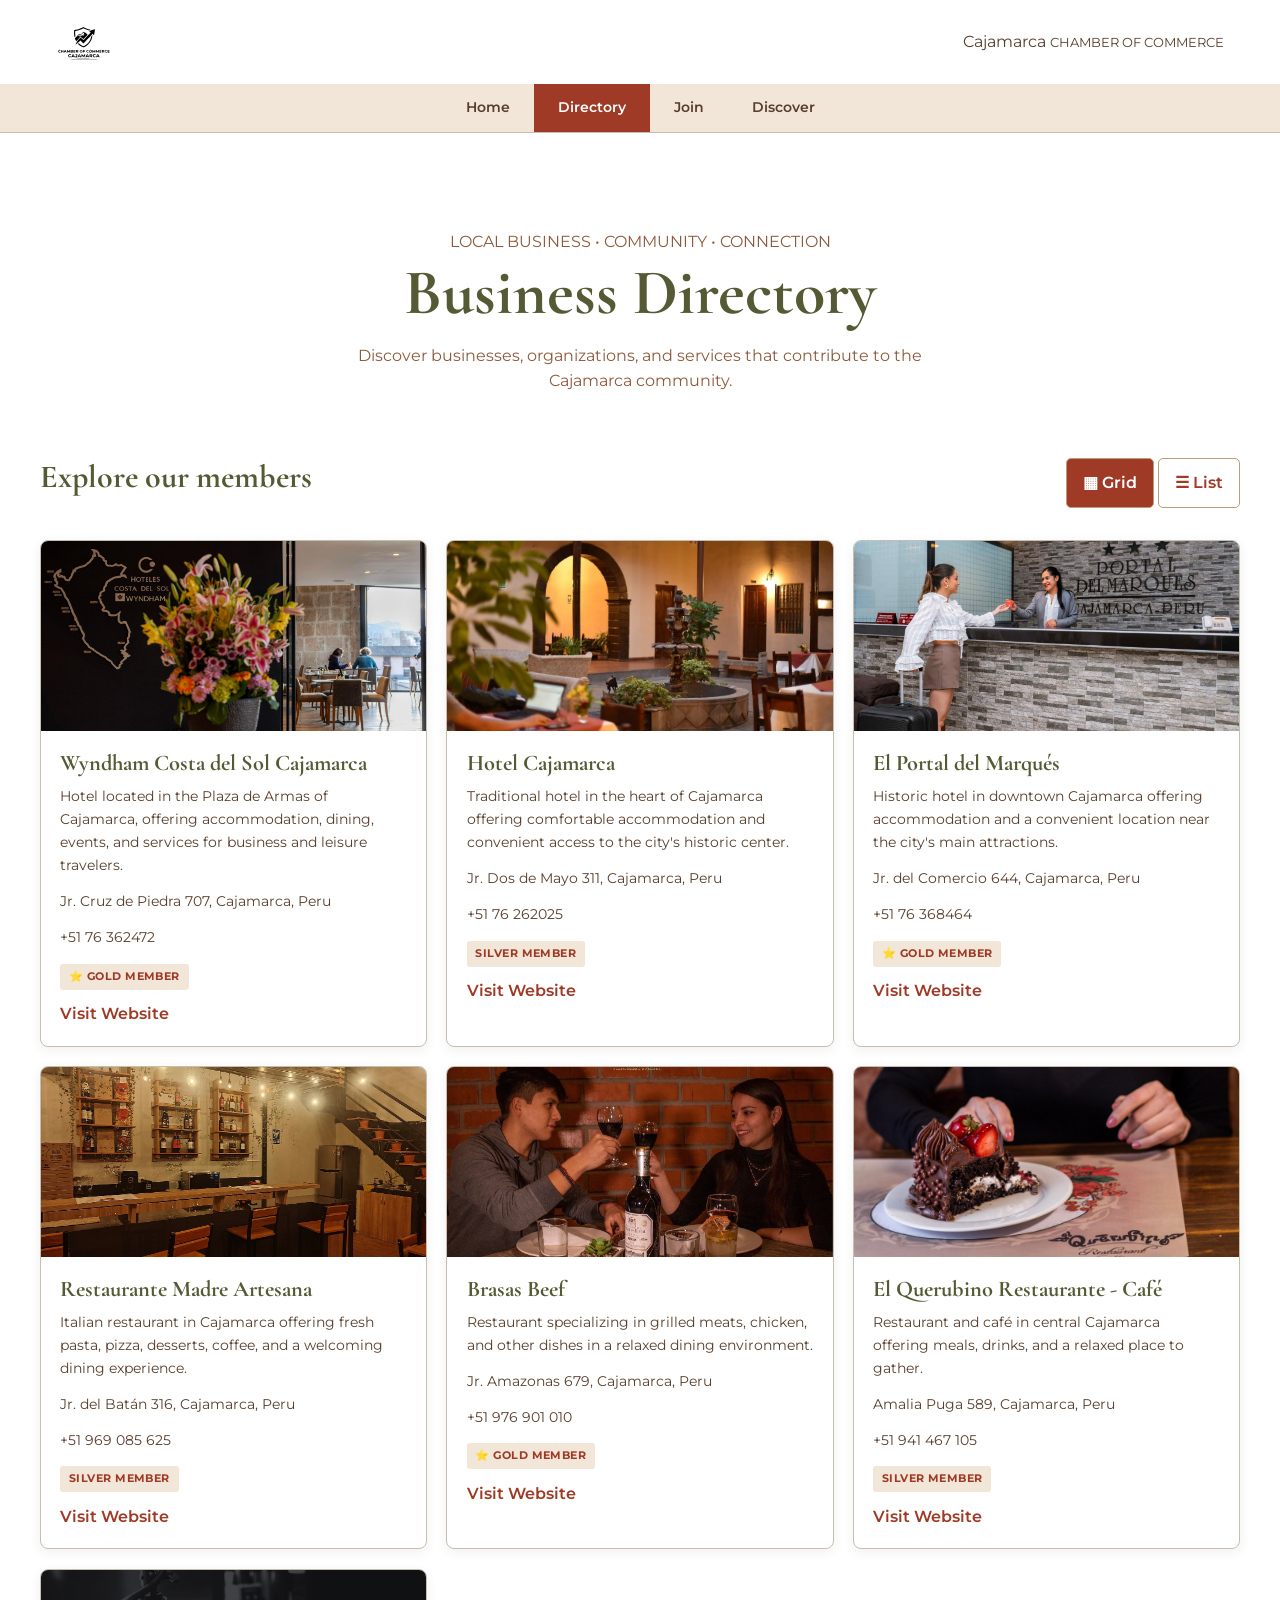
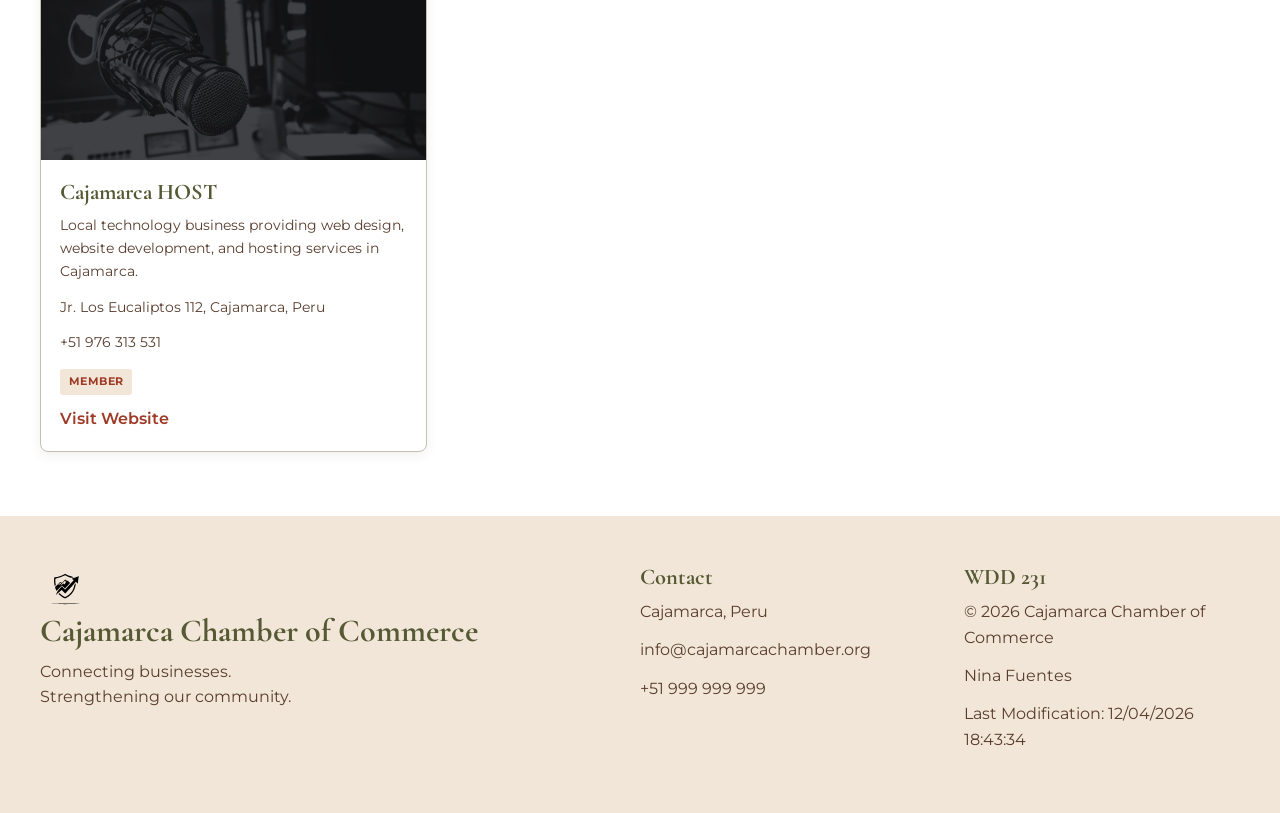
<file: chamber/directory.html>
<!DOCTYPE html>
<html lang="en">

<head>
    <meta charset="UTF-8">
    <meta name="viewport" content="width=device-width, initial-scale=1.0">

    <meta name="description"
        content="Discover local businesses and organizations through the Cajamarca Chamber of Commerce directory.">

    <meta name="author" content="Nina Fuentes">

    <meta property="og:title" content="Cajamarca Chamber of Commerce | Directory">
    <meta property="og:description"
        content="Discover local businesses and organizations in Cajamarca.">

    <meta property="og:image"
        content="https://ninafuentesg.github.io/wdd231/chamber/images/social-image.jpg">

    <meta property="og:url"
        content="https://ninafuentesg.github.io/wdd231/chamber/directory.html">

    <meta property="og:type" content="website">

    <title>Cajamarca Chamber of Commerce | Directory</title>

    <link rel="icon" href="images/favicon.svg">

    <!-- Google Fonts -->
    <link rel="preconnect" href="https://fonts.googleapis.com">
    <link rel="preconnect" href="https://fonts.gstatic.com" crossorigin>

    <link
        href="https://fonts.googleapis.com/css2?family=Cormorant+Garamond:wght@500;600;700&family=Montserrat:wght@400;500;600;700&display=swap"
        rel="stylesheet">

    <link rel="stylesheet" href="styles/normalize.css">
    <link rel="stylesheet" href="styles/small.css">
    <link rel="stylesheet" href="styles/larger.css">

    <script src="scripts/directory.js" defer></script>
</head>

<body>

    <header>

        <div class="header-container">

            <a href="index.html" class="logo-link">
                <img src="images/logo.svg"
                    alt="Cajamarca Chamber of Commerce logo">
            </a>

            <div class="site-title">
                <span>Cajamarca</span>
                <small>CHAMBER OF COMMERCE</small>
            </div>

            <button id="menu-button" aria-label="Open navigation menu">
                ☰
            </button>

        </div>

        <nav id="navigation">
            <ul>
                <li><a href="index.html">Home</a></li>
                <li><a href="directory.html" class="active">Directory</a></li>
                <li><a href="join.html">Join</a></li>
                <li><a href="discover.html">Discover</a></li>
            </ul>
        </nav>

    </header>

    <main>

        <section class="directory-heading">

            <p class="eyebrow">LOCAL BUSINESS • COMMUNITY • CONNECTION</p>

            <h1>Business Directory</h1>

            <p>
                Discover businesses, organizations, and services
                that contribute to the Cajamarca community.
            </p>

        </section>

        <section class="directory-controls">

            <h2>Explore our members</h2>

            <div class="view-buttons">

                <button id="grid" class="view-button active">
                    ▦ Grid
                </button>

                <button id="list" class="view-button">
                    ☰ List
                </button>

            </div>

        </section>

        <section id="members" class="members-grid grid">
            <!-- JavaScript will insert the members here -->
        </section>

    </main>

    <footer>

        <div class="footer-brand">

            <img src="images/favicon.svg"
                alt="Cajamarca Chamber of Commerce logo">

            <div>
                <h2>Cajamarca Chamber of Commerce</h2>

                <p>
                    Connecting businesses.<br>
                    Strengthening our community.
                </p>
            </div>

        </div>

        <div class="footer-contact">

            <h3>Contact</h3>

            <p>Cajamarca, Peru</p>
            <p>info@cajamarcachamber.org</p>
            <p>+51 999 999 999</p>

        </div>

        <div class="footer-development">

            <h3>WDD 231</h3>

            <p>
                © <span id="currentyear"></span>
                Cajamarca Chamber of Commerce
            </p>

            <p>
                Nina Fuentes
            </p>

            <p>
                Last Modification:
                <span id="lastModified"></span>
            </p>

        </div>

    </footer>

</body>

</html>
</file>
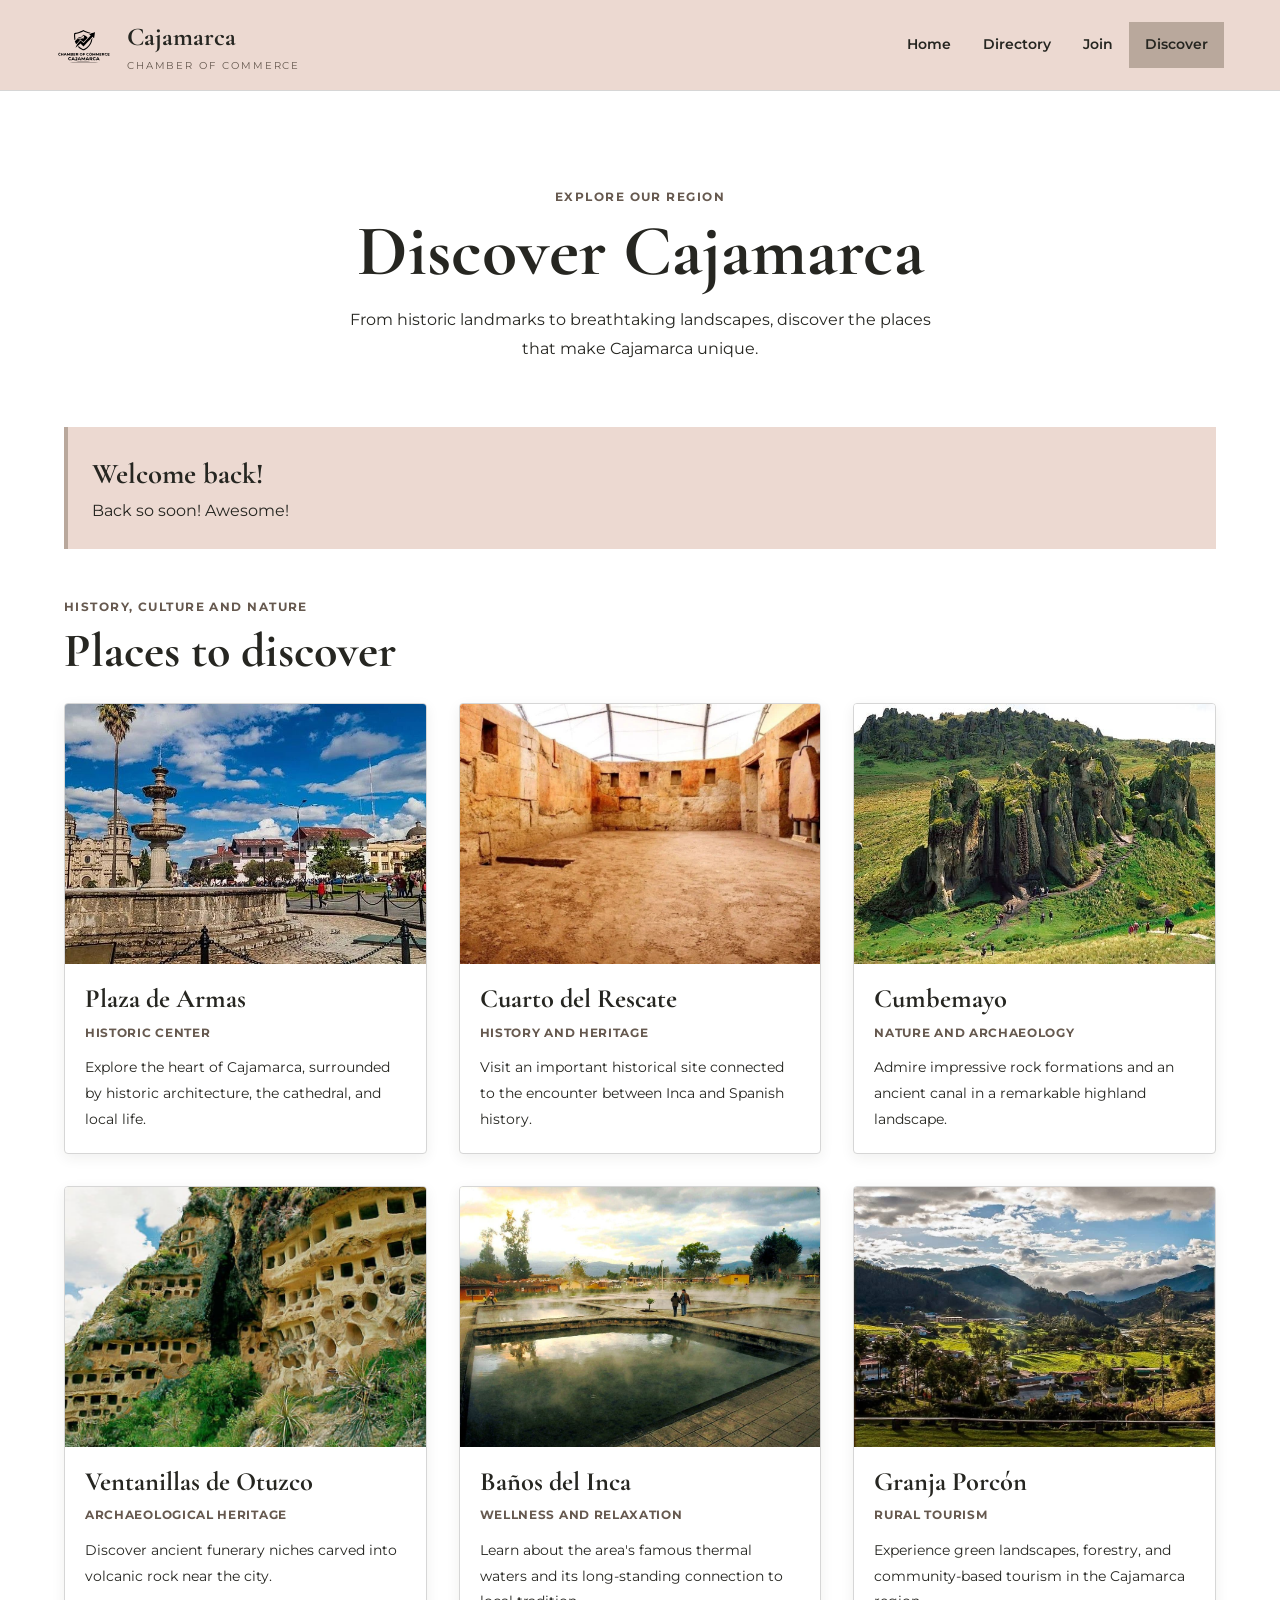
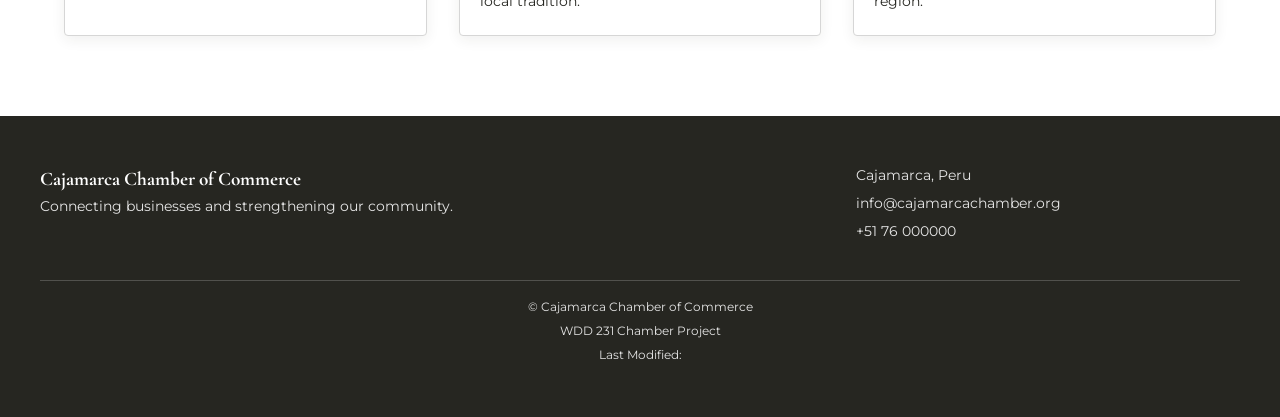
<file: chamber/discover.html>
<!DOCTYPE html>
<html lang="en">
<head>
    <meta charset="UTF-8">
    <meta name="viewport" content="width=device-width, initial-scale=1.0">

    <title>Discover Cajamarca | Chamber of Commerce</title>
    <meta name="description" content="Discover the history, culture, landscapes, and attractions of Cajamarca, Peru, with the Cajamarca Chamber of Commerce.">
    <meta name="author" content="Nina Adriana Fuentes Guerrero">

    <meta property="og:title" content="Discover Cajamarca | Local Attractions">
    <meta property="og:description" content="Explore the historic landmarks, beautiful landscapes, and cultural experiences of Cajamarca, Peru.">
    <meta property="og:image" content="https://ninafuentesg.github.io/wdd231/chamber/images/hero-cajamarca.jpg">
    <meta property="og:url" content="https://ninafuentesg.github.io/wdd231/chamber/discover.html">
    <meta property="og:type" content="website">

    <link rel="preconnect" href="https://fonts.googleapis.com">
    <link rel="preconnect" href="https://fonts.gstatic.com" crossorigin>
    <link href="https://fonts.googleapis.com/css2?family=Cormorant+Garamond:wght@400;500;600;700&family=Montserrat:wght@400;500;600;700&display=swap" rel="stylesheet">

    <link rel="icon" href="images/favicon.ico">
    <link rel="stylesheet" href="styles/home-small.css">
    <link rel="stylesheet" href="styles/home.larger.css">
    <link rel="stylesheet" href="styles/discover.css">

    <script src="scripts/main.js" defer></script>
    <script src="scripts/discover.js" defer></script>
</head>

<body>
    <header>
        <div class="header-container">
            <a href="index.html" class="logo-link">
                <img src="images/logo.svg" alt="Cajamarca Chamber of Commerce logo">
                <div class="site-title">
                    <span>Cajamarca</span>
                    <small>CHAMBER OF COMMERCE</small>
                </div>
            </a>

            <button id="menu-button"
                    aria-label="Open navigation menu"
                    aria-expanded="false"
                    aria-controls="main-nav">
                ☰
            </button>

            <nav id="main-nav">
                <a href="index.html">Home</a>
                <a href="directory.html">Directory</a>
                <a href="join.html">Join</a>
                <a href="discover.html" class="active" aria-current="page">Discover</a>
            </nav>
        </div>
    </header>

    <main class="discover-page">
        <section class="discover-heading">
            <p class="eyebrow">Explore our region</p>
            <h1>Discover Cajamarca</h1>
            <p>
                From historic landmarks to breathtaking landscapes,
                discover the places that make Cajamarca unique.
            </p>
        </section>

        <section class="visit-section" aria-labelledby="visit-heading">
            <h2 id="visit-heading">Welcome back!</h2>
            <p id="visit-message" aria-live="polite">
                Welcome! Let us help you discover Cajamarca.
            </p>
        </section>

        <section class="attractions-section" aria-labelledby="attractions-heading">
            <div class="section-heading">
                <p>History, culture and nature</p>
                <h2 id="attractions-heading">Places to discover</h2>
            </div>

            <div class="attractions-grid">

                <article class="attraction-card">
                    <figure>
                        <img src="images/discover/plaza-armas.jpg"
                             alt="Plaza de Armas in the historic center of Cajamarca"
                             width="600" height="400" loading="lazy">
                    </figure>
                    <div class="attraction-content">
                        <h3>Plaza de Armas</h3>
                        <p class="attraction-category">Historic center</p>
                        <p>
                            Explore the heart of Cajamarca, surrounded by
                            historic architecture, the cathedral, and local life.
                        </p>
                    </div>
                </article>

                <article class="attraction-card">
                    <figure>
                        <img src="images/discover/cuarto-rescate.jpg"
                             alt="The historic Ransom Room in Cajamarca"
                             width="600" height="400" loading="lazy">
                    </figure>
                    <div class="attraction-content">
                        <h3>Cuarto del Rescate</h3>
                        <p class="attraction-category">History and heritage</p>
                        <p>
                            Visit an important historical site connected
                            to the encounter between Inca and Spanish history.
                        </p>
                    </div>
                </article>

                <article class="attraction-card">
                    <figure>
                        <img src="images/discover/cumbemayo.jpg"
                             alt="Rock formations and ancient stone aqueduct at Cumbemayo"
                             width="600" height="400" loading="lazy">
                    </figure>
                    <div class="attraction-content">
                        <h3>Cumbemayo</h3>
                        <p class="attraction-category">Nature and archaeology</p>
                        <p>
                            Admire impressive rock formations and an ancient
                            canal in a remarkable highland landscape.
                        </p>
                    </div>
                </article>

                <article class="attraction-card">
                    <figure>
                        <img src="images/discover/ventanillas-otuzco.jpg"
                             alt="Ancient burial niches carved into rock at Otuzco"
                             width="600" height="400" loading="lazy">
                    </figure>
                    <div class="attraction-content">
                        <h3>Ventanillas de Otuzco</h3>
                        <p class="attraction-category">Archaeological heritage</p>
                        <p>
                            Discover ancient funerary niches carved into
                            volcanic rock near the city.
                        </p>
                    </div>
                </article>

                <article class="attraction-card">
                    <figure>
                        <img src="images/discover/banos-inca.jpg"
                             alt="Thermal bathing facilities at Baños del Inca"
                             width="600" height="400" loading="lazy">
                    </figure>
                    <div class="attraction-content">
                        <h3>Baños del Inca</h3>
                        <p class="attraction-category">Wellness and relaxation</p>
                        <p>
                            Learn about the area's famous thermal waters
                            and its long-standing connection to local tradition.
                        </p>
                    </div>
                </article>

                <article class="attraction-card">
                    <figure>
                        <img src="images/discover/granja-porcon.jpg"
                             alt="Green countryside and forest landscape at Granja Porcón"
                             width="600" height="400" loading="lazy">
                    </figure>
                    <div class="attraction-content">
                        <h3>Granja Porcón</h3>
                        <p class="attraction-category">Rural tourism</p>
                        <p>
                            Experience green landscapes, forestry, and
                            community-based tourism in the Cajamarca region.
                        </p>
                    </div>
                </article>

            </div>
        </section>
    </main>

    <footer>
        <div class="footer-container">
            <div>
                <h2>Cajamarca Chamber of Commerce</h2>
                <p>Connecting businesses and strengthening our community.</p>
            </div>

            <div>
                <p>Cajamarca, Peru</p>
                <p>info@cajamarcachamber.org</p>
                <p>+51 76 000000</p>
            </div>
        </div>

        <div class="footer-bottom">
            <p>&copy; <span id="current-year"></span> Cajamarca Chamber of Commerce</p>
            <p>WDD 231 Chamber Project</p>
            <p>Last Modified: <span id="last-modified"></span></p>
        </div>
    </footer>
</body>
</html>
</file>
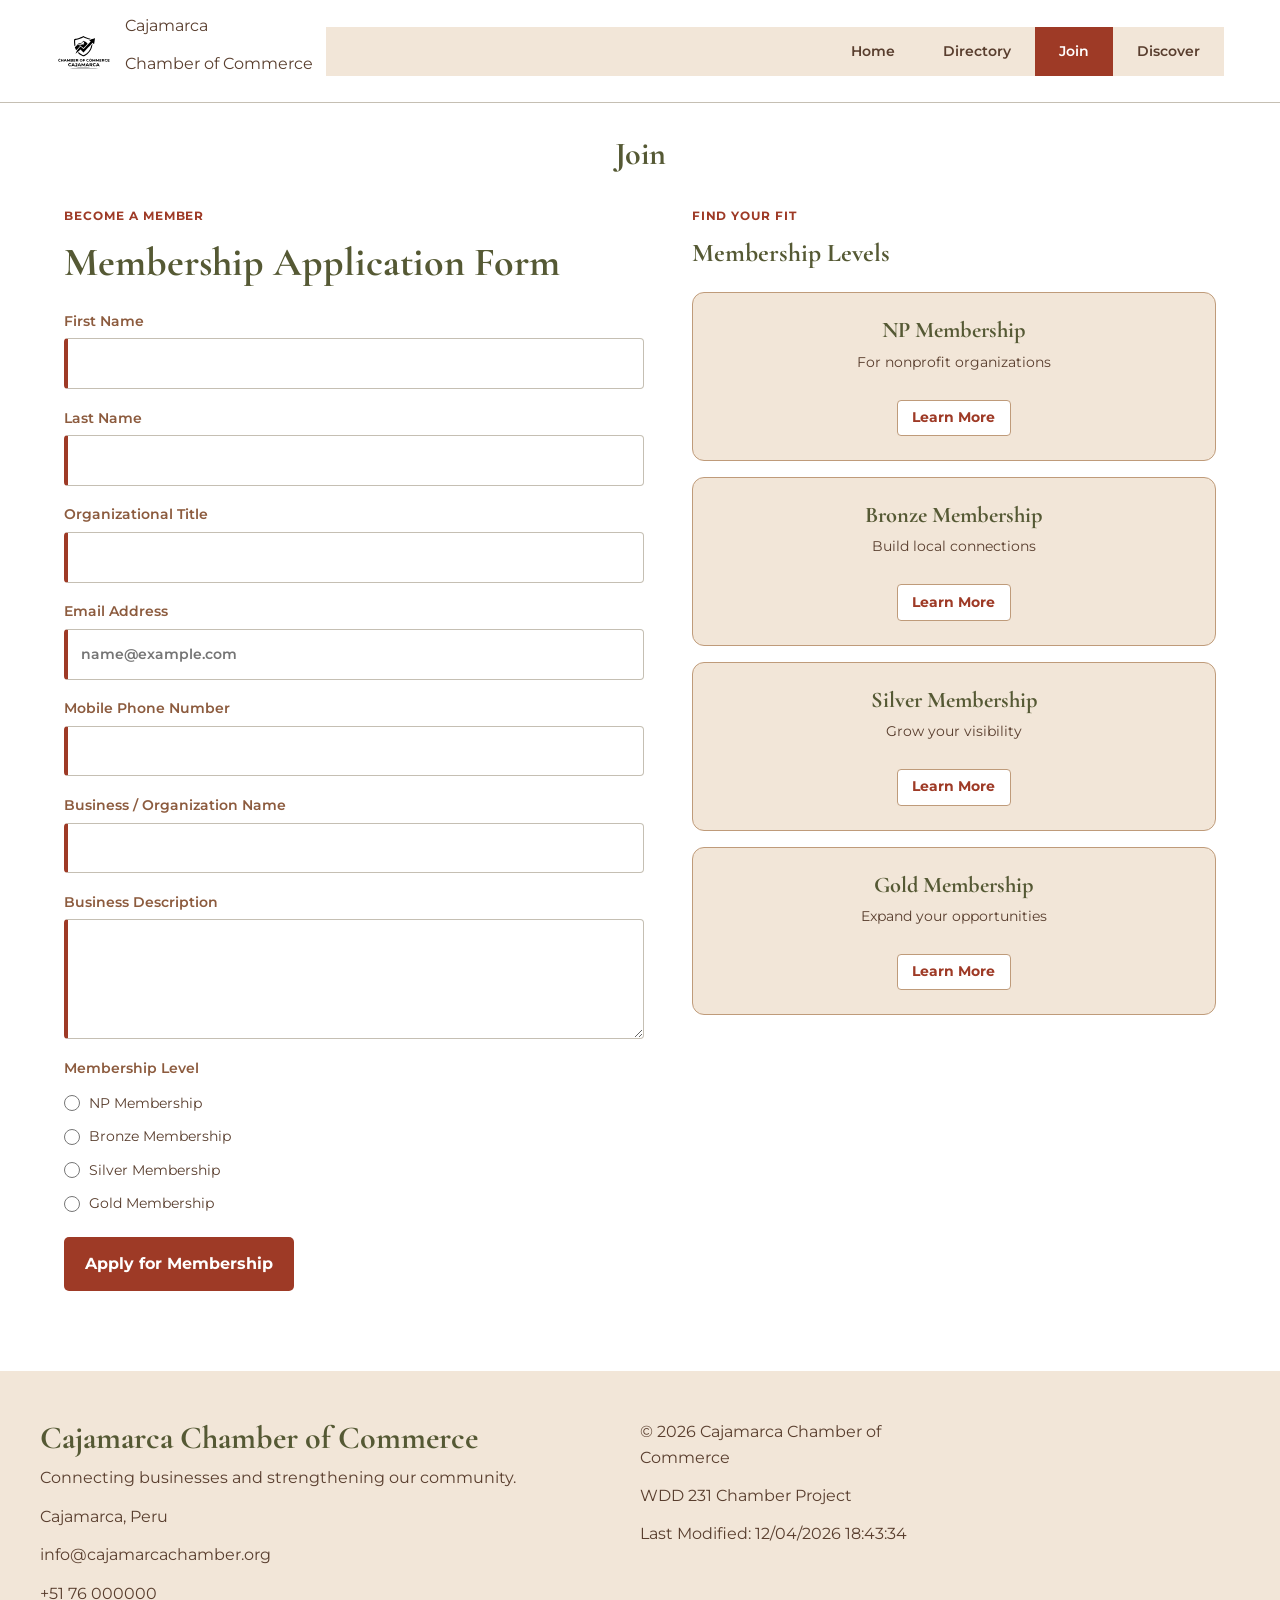
<file: chamber/join.html>
<!DOCTYPE html>
<html lang="en">

<head>
    <meta charset="UTF-8">
    <meta name="viewport" content="width=device-width, initial-scale=1.0">

    <title>Join | Cajamarca Chamber of Commerce</title>
    <meta name="description" content="Become part of Cajamarca's business community, connect with local organizations, and explore the benefits of chamber membership.">
    <meta name="author" content="Nina Adriana Fuentes Guerrero">

    <link rel="icon" href="images/favicon.ico">

    <link rel="preconnect" href="https://fonts.googleapis.com">
    <link rel="preconnect" href="https://fonts.gstatic.com" crossorigin>
    <link href="https://fonts.googleapis.com/css2?family=Cormorant+Garamond:wght@500;600;700&family=Montserrat:wght@400;500;600;700&display=swap" rel="stylesheet">

    <meta property="og:title" content="Join the Cajamarca Chamber of Commerce">
    <meta property="og:description" content="Become part of Cajamarca's business community, connect with local organizations, and explore the benefits of chamber membership.">
    <meta property="og:type" content="website">
    <meta property="og:image" content="https://ninafuentesg.github.io/wdd231/chamber/images/social-image.jpg">
    <meta property="og:url" content="https://ninafuentesg.github.io/wdd231/chamber/join.html">

    <link rel="stylesheet" href="styles/small.css">
    <link rel="stylesheet" href="styles/larger.css">

    <script src="scripts/join.js" defer></script>
</head>

<body>
    <header>
        <div class="header-container">
            <a href="index.html" class="logo-link">
                <img src="images/logo.svg" alt="Cajamarca Chamber of Commerce logo">
                <div>
                    <p>Cajamarca</p>
                    <p>Chamber of Commerce</p>
                </div>
            </a>

            <button id="menu-button" type="button" aria-label="Open navigation menu" aria-expanded="false">
                ☰
            </button>

            <nav id="main-nav">
                <a href="index.html">Home</a>
                <a href="directory.html">Directory</a>
                <a href="join.html" class="active" aria-current="page">Join</a>
                <a href="discover.html">Discover</a>
            </nav>
        </div>
    </header>

    <main class="join-page">
        <h2 class="page-title">Join</h2>

        <div class="join-layout">
            <section class="application-section">
                <div class="section-heading">
                    <p>Become a member</p>
                    <h1>Membership Application Form</h1>
                </div>

                <form action="thankyou.html" method="get" class="membership-form">
                    <label for="firstName">
                        First Name
                        <input
                            type="text"
                            id="firstName"
                            name="firstName"
                            title="Enter your first name"
                            autocomplete="given-name"
                            required
                        >
                    </label>

                    <label for="lastName">
                        Last Name
                        <input
                            type="text"
                            id="lastName"
                            name="lastName"
                            title="Enter your last name"
                            autocomplete="family-name"
                            required
                        >
                    </label>

                    <label for="organizationTitle">
                        Organizational Title
                        <input
                            type="text"
                            id="organizationTitle"
                            name="organizationTitle"
                            title="Enter your organizational title using at least 7 letters, spaces, or hyphens"
                            autocomplete="organization-title"
                            pattern="[A-Za-zÁÉÍÓÚÜÑáéíóúüñ -]{7,}"
                        >
                    </label>

                    <label for="email">
                        Email Address
                        <input
                            type="email"
                            id="email"
                            name="email"
                            title="Enter a valid email address"
                            autocomplete="email"
                            placeholder="name@example.com"
                            required
                        >
                    </label>

                    <label for="phone">
                        Mobile Phone Number
                        <input
                            type="tel"
                            id="phone"
                            name="phone"
                            title="Enter your mobile phone number"
                            autocomplete="tel"
                            required
                        >
                    </label>

                    <label for="organization">
                        Business / Organization Name
                        <input
                            type="text"
                            id="organization"
                            name="organization"
                            title="Enter your business or organization name"
                            autocomplete="organization"
                            required
                        >
                    </label>

                    <label for="description">
                        Business Description
                        <textarea
                            id="description"
                            name="description"
                            title="Briefly describe your business or organization"
                            rows="4"
                        ></textarea>
                    </label>

                    <fieldset class="membership-options">
                        <legend>Membership Level</legend>

                        <label class="radio-option" for="np">
                            <input type="radio" id="np" name="membership" value="np" required>
                            NP Membership
                        </label>

                        <label class="radio-option" for="bronze">
                            <input type="radio" id="bronze" name="membership" value="bronze">
                            Bronze Membership
                        </label>

                        <label class="radio-option" for="silver">
                            <input type="radio" id="silver" name="membership" value="silver">
                            Silver Membership
                        </label>

                        <label class="radio-option" for="gold">
                            <input type="radio" id="gold" name="membership" value="gold">
                            Gold Membership
                        </label>
                    </fieldset>

                    <input type="hidden" id="timestamp" name="timestamp">

                    <button type="submit" class="submit-button">
                        Apply for Membership
                    </button>
                </form>
            </section>

            <section class="membership-levels" aria-labelledby="levels-title">
                <div class="section-heading">
                    <p>Find your fit</p>
                    <h2 id="levels-title">Membership Levels</h2>
                </div>

                <div class="level-cards">
                    <article class="level-card level-np">
                        <h3>NP Membership</h3>
                        <p>For nonprofit organizations</p>
                        <a href="#np-benefits" class="learn-more" data-modal="np-benefits">Learn More</a>
                    </article>

                    <article class="level-card level-bronze">
                        <h3>Bronze Membership</h3>
                        <p>Build local connections</p>
                        <a href="#bronze-benefits" class="learn-more" data-modal="bronze-benefits">Learn More</a>
                    </article>

                    <article class="level-card level-silver">
                        <h3>Silver Membership</h3>
                        <p>Grow your visibility</p>
                        <a href="#silver-benefits" class="learn-more" data-modal="silver-benefits">Learn More</a>
                    </article>

                    <article class="level-card level-gold">
                        <h3>Gold Membership</h3>
                        <p>Expand your opportunities</p>
                        <a href="#gold-benefits" class="learn-more" data-modal="gold-benefits">Learn More</a>
                    </article>
                </div>
            </section>
        </div>

        <!-- Membership benefit dialogs -->
        <dialog id="np-benefits" class="benefit-modal">
            <div class="modal-header">
                <h2>NP Membership</h2>
                <button type="button" class="close-modal" aria-label="Close dialog">×</button>
            </div>
            <p>For nonprofit organizations with no membership fee.</p>
            <h3>Benefits include:</h3>
            <ul>
                <li>Access to selected chamber events</li>
                <li>Community networking opportunities</li>
                <li>Business and nonprofit resources</li>
            </ul>
            <p class="modal-cost">Cost: Free</p>
        </dialog>

        <dialog id="bronze-benefits" class="benefit-modal">
            <div class="modal-header">
                <h2>Bronze Membership</h2>
                <button type="button" class="close-modal" aria-label="Close dialog">×</button>
            </div>
            <p>For businesses starting to connect with the local community.</p>
            <h3>Benefits include:</h3>
            <ul>
                <li>Access to networking events</li>
                <li>Member directory listing</li>
                <li>Selected training opportunities</li>
            </ul>
            <p class="modal-cost">Cost: S/ 150 annually</p>
        </dialog>

        <dialog id="silver-benefits" class="benefit-modal">
            <div class="modal-header">
                <h2>Silver Membership</h2>
                <button type="button" class="close-modal" aria-label="Close dialog">×</button>
            </div>
            <p>For businesses ready to increase their visibility.</p>
            <h3>Benefits include:</h3>
            <ul>
                <li>All Bronze membership benefits</li>
                <li>Discounts on selected chamber events</li>
                <li>Priority access to business workshops</li>
                <li>Eligibility for a home page spotlight</li>
            </ul>
            <p class="modal-cost">Cost: S/ 300 annually</p>
        </dialog>

        <dialog id="gold-benefits" class="benefit-modal">
            <div class="modal-header">
                <h2>Gold Membership</h2>
                <button type="button" class="close-modal" aria-label="Close dialog">×</button>
            </div>
            <p>For established businesses seeking broader opportunities.</p>
            <h3>Benefits include:</h3>
            <ul>
                <li>All Silver membership benefits</li>
                <li>Featured home page spotlight opportunities</li>
                <li>Special event invitations</li>
                <li>Enhanced promotional opportunities</li>
                <li>Priority access to selected training</li>
            </ul>
            <p class="modal-cost">Cost: S/ 500 annually</p>
        </dialog>
    </main>

    <footer>
        <div class="footer-container">
            <div>
                <h2>Cajamarca Chamber of Commerce</h2>
                <p>Connecting businesses and strengthening our community.</p>
            </div>
            <div>
                <p>Cajamarca, Peru</p>
                <p>info@cajamarcachamber.org</p>
                <p>+51 76 000000</p>
            </div>
        </div>

        <div class="footer-bottom">
            <p>&copy; <span id="current-year"></span> Cajamarca Chamber of Commerce</p>
            <p>WDD 231 Chamber Project</p>
            <p>Last Modified: <span id="last-modified"></span></p>
        </div>
    </footer>
</body>
</html>
</file>
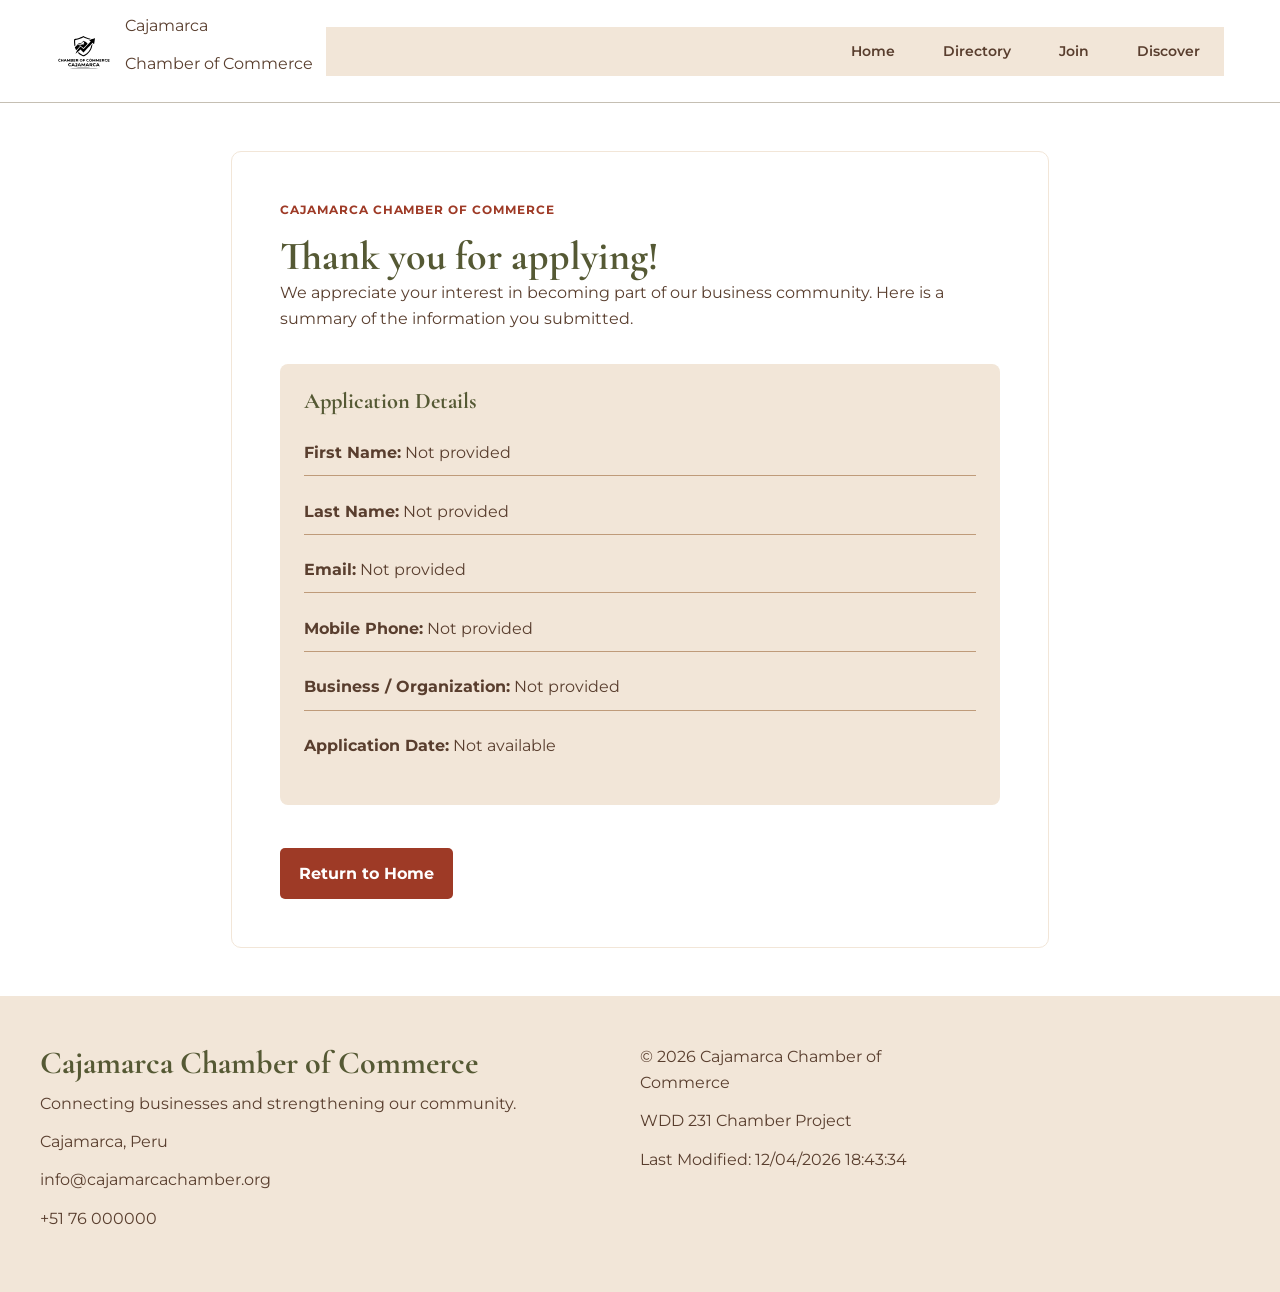
<file: chamber/thankyou.html>
<!DOCTYPE html>
<html lang="en">
<head>
    <meta charset="UTF-8">
    <meta name="viewport" content="width=device-width, initial-scale=1.0">

    <title>Thank You | Cajamarca Chamber of Commerce</title>
    <meta name="description" content="Thank you for applying to join the Cajamarca Chamber of Commerce.">

    <link rel="icon" href="images/favicon.svg">
    <link rel="stylesheet" href="styles/small.css">
    <link rel="stylesheet" href="styles/larger.css">

    
    <link rel="preconnect" href="https://fonts.googleapis.com">
    <link rel="preconnect" href="https://fonts.gstatic.com" crossorigin>
    <link href="https://fonts.googleapis.com/css2?family=Cormorant+Garamond:wght@500;600;700&family=Montserrat:wght@400;500;600;700&display=swap" rel="stylesheet">

    <script src="scripts/thankyou.js" defer></script>
</head>

<body>
    <header>
        <div class="header-container">
            <a href="index.html" class="logo-link">
                <img src="images/logo.svg" alt="Cajamarca Chamber of Commerce logo">
                <div>
                    <p>Cajamarca</p>
                    <p>Chamber of Commerce</p>
                </div>
            </a>

            <button id="menu-button" type="button" aria-label="Open navigation menu" aria-expanded="false">
                ☰
            </button>

            <nav id="main-nav">
                <a href="index.html">Home</a>
                <a href="directory.html">Directory</a>
                <a href="join.html">Join</a>
                <a href="discover.html">Discover</a>
            </nav>
        </div>
    </header>

    <main class="thankyou-page">
        <section class="thankyou-card">
            <p class="section-label">Cajamarca Chamber of Commerce</p>
            <h1>Thank you for applying!</h1>
            <p class="thankyou-intro">
                We appreciate your interest in becoming part of our business community.
                Here is a summary of the information you submitted.
            </p>

            <div class="submitted-info">
                <h3>Application Details</h3>

                <p><strong>First Name:</strong> <span id="display-firstName"></span></p>
                <p><strong>Last Name:</strong> <span id="display-lastName"></span></p>
                <p><strong>Email:</strong> <span id="display-email"></span></p>
                <p><strong>Mobile Phone:</strong> <span id="display-phone"></span></p>
                <p><strong>Business / Organization:</strong> <span id="display-organization"></span></p>
                <p><strong>Application Date:</strong> <span id="display-timestamp"></span></p>
            </div>

            <a href="index.html" class="cta-button">Return to Home</a>
        </section>
    </main>

    <footer>
        <div class="footer-container">
            <div>
                <h2>Cajamarca Chamber of Commerce</h2>
                <p>Connecting businesses and strengthening our community.</p>
            </div>
            <div>
                <p>Cajamarca, Peru</p>
                <p>info@cajamarcachamber.org</p>
                <p>+51 76 000000</p>
            </div>
        </div>

        <div class="footer-bottom">
            <p>&copy; <span id="current-year"></span> Cajamarca Chamber of Commerce</p>
            <p>WDD 231 Chamber Project</p>
            <p>Last Modified: <span id="last-modified"></span></p>
        </div>
    </footer>
</body>
</html>
</file>
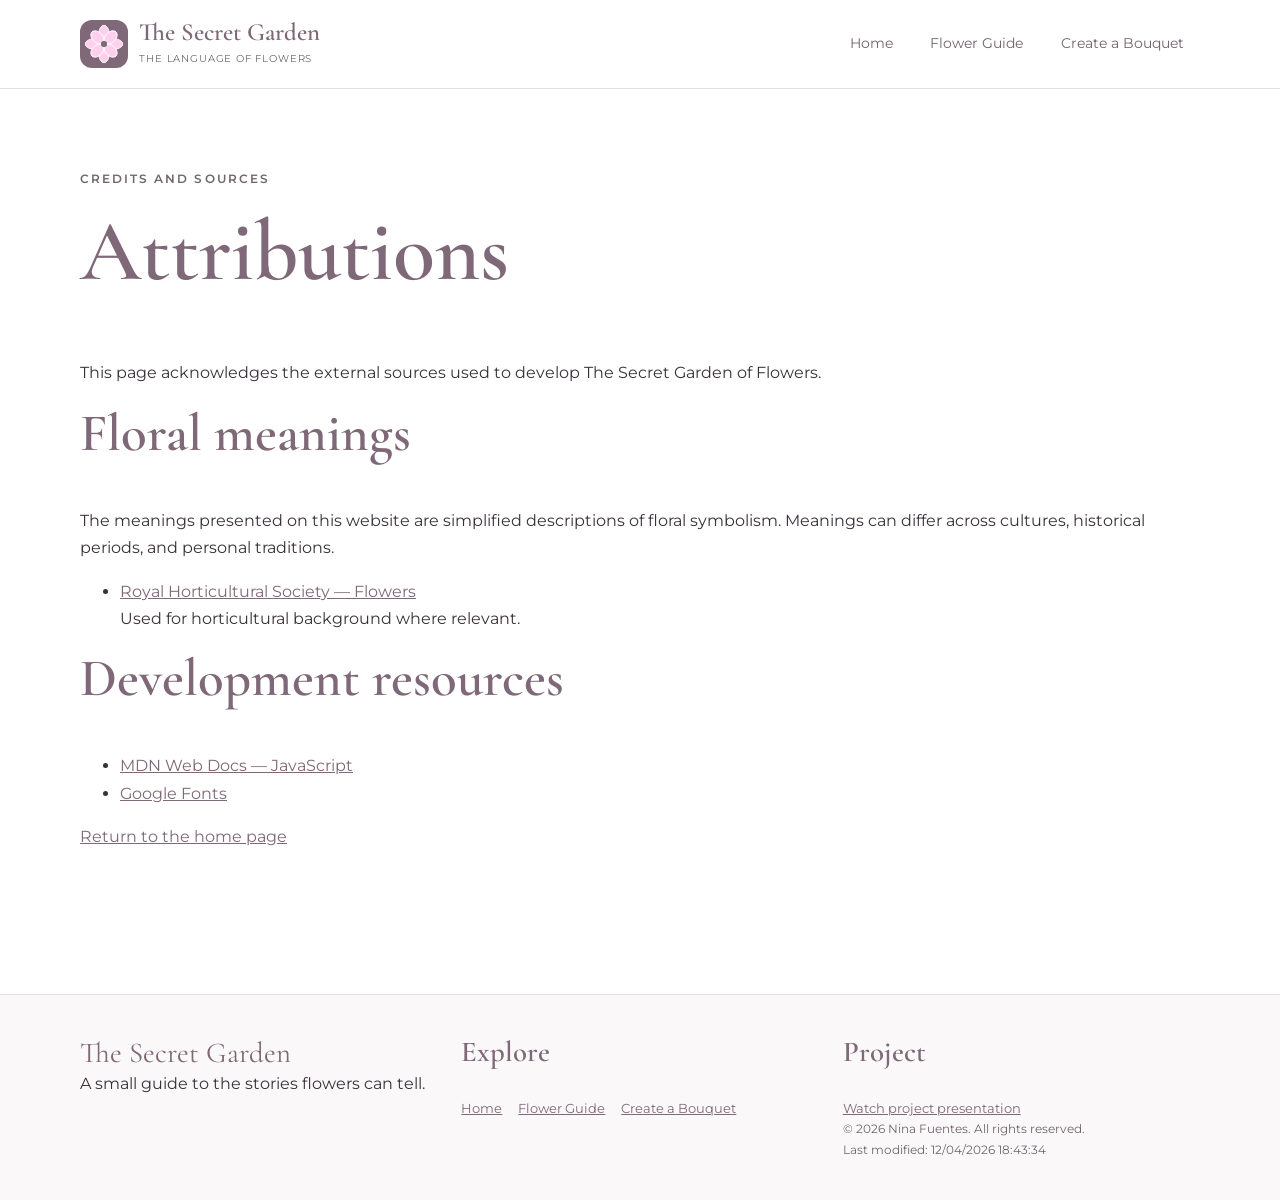
<file: final/attributions.html>
<!DOCTYPE html>
<html lang="en">
<head>
  <meta charset="UTF-8">
  <meta name="viewport" content="width=device-width, initial-scale=1">

  <title>Attributions | The Secret Garden of Flowers</title>
  <meta name="description" content="Sources and acknowledgments for the photographs and floral information used in The Secret Garden of Flowers.">
  <meta name="author" content="Nina Fuentes">

  <meta property="og:title" content="Sources Behind The Secret Garden of Flowers">
  <meta property="og:description" content="Explore the sources behind the floral meanings, photographs, and development resources featured in The Secret Garden of Flowers.">
  <meta property="og:type" content="website">
  <meta property="og:url" content="https://ninafuentesg.github.io/wdd231/final/attributions.html">
  <meta property="og:image" content="https://ninafuentesg.github.io/wdd231/final/images/hero-flowers.webp">

  <link rel="icon" href="favicon.svg" type="image/svg+xml">

  <link rel="preconnect" href="https://fonts.googleapis.com">
  <link rel="preconnect" href="https://fonts.gstatic.com" crossorigin>
  <link href="https://fonts.googleapis.com/css2?family=Cormorant+Garamond:wght@400;500;600;700&amp;family=Montserrat:wght@400;500;600;700&amp;display=swap" rel="stylesheet">

  <link rel="stylesheet" href="styles/base.css">
  <link rel="stylesheet" href="styles/larger.css">

  <script type="module" src="scripts/main.js"></script>
</head>

<body>
  <a class="skip-link" href="#main-content">Skip to main content</a>

  <header class="site-header">
    <div class="container header-container">
      <a class="brand" href="index.html" aria-label="The Secret Garden of Flowers home">
        <img src="favicon.svg" alt="cute and minimalistic pink flower with a purple background use as logo of the page" width="48" height="48">
        <span>
          <span class="brand-name">The Secret Garden</span>
          <span class="brand-tagline">The language of flowers</span>
        </span>
      </a>

      <button class="menu-toggle" type="button"
        aria-label="Open navigation menu"
        aria-expanded="false"
        aria-controls="primary-navigation">☰</button>

      <nav class="site-nav" id="primary-navigation" aria-label="Main navigation">
        <ul>
          <li><a href="index.html">Home</a></li>
          <li><a href="guide.html">Flower Guide</a></li>
          <li><a href="bouquet.html">Create a Bouquet</a></li>
        </ul>
      </nav>
    </div>
  </header>

  <main id="main-content" class="container section">
    <p class="eyebrow">Credits and sources</p>
    <h1>Attributions</h1>
    <p>
      This page acknowledges the external sources used to develop
      The Secret Garden of Flowers.
    </p>

    <section>
      <h2>Floral meanings</h2>
      <p>
        The meanings presented on this website are simplified descriptions
        of floral symbolism. Meanings can differ across cultures, historical
        periods, and personal traditions.
      </p>
      <ul>
        <li>
          <a href="https://www.rhs.org.uk/plants/types/flowers"
             target="_blank" rel="noopener noreferrer">
            Royal Horticultural Society — Flowers
          </a>
          <p>Used for horticultural background where relevant.</p>
        </li>
      </ul>
    </section>

    <section>
      <h2>Development resources</h2>
      <ul>
        <li>
          <a href="https://developer.mozilla.org/en-US/docs/Web/JavaScript"
             target="_blank" rel="noopener noreferrer">
            MDN Web Docs — JavaScript
          </a>
        </li>
        <li>
          <a href="https://fonts.google.com/"
             target="_blank" rel="noopener noreferrer">
            Google Fonts
          </a>
        </li>
      </ul>
    </section>

    <p><a href="index.html">Return to the home page</a></p>
  </main>

  <footer class="site-footer">
    <div class="container footer-grid">
      <div>
        <span class="footer-brand">The Secret Garden</span>
        <p>A small guide to the stories flowers can tell.</p>
      </div>

      <div>
        <h3>Explore</h3>
        <div class="footer-links">
          <a href="index.html">Home</a>
          <a href="guide.html">Flower Guide</a>
          <a href="bouquet.html">Create a Bouquet</a>
        </div>
      </div>

      <div>
        <h3>Project</h3>
        <div class="footer-links">
          <a href="https://www.loom.com/share/1e36e2ee26604856950032ddb5a97d86"
             target="_blank" rel="noopener noreferrer">
            Watch project presentation
          </a>
        </div>
        <p class="footer-note">
          © <span id="currentyear"></span> Nina Fuentes. All rights reserved.
        </p>
        <p class="footer-note">
          Last modified: <span id="lastModified"></span>
        </p>
      </div>
    </div>
  </footer>
</body>
</html>
</file>
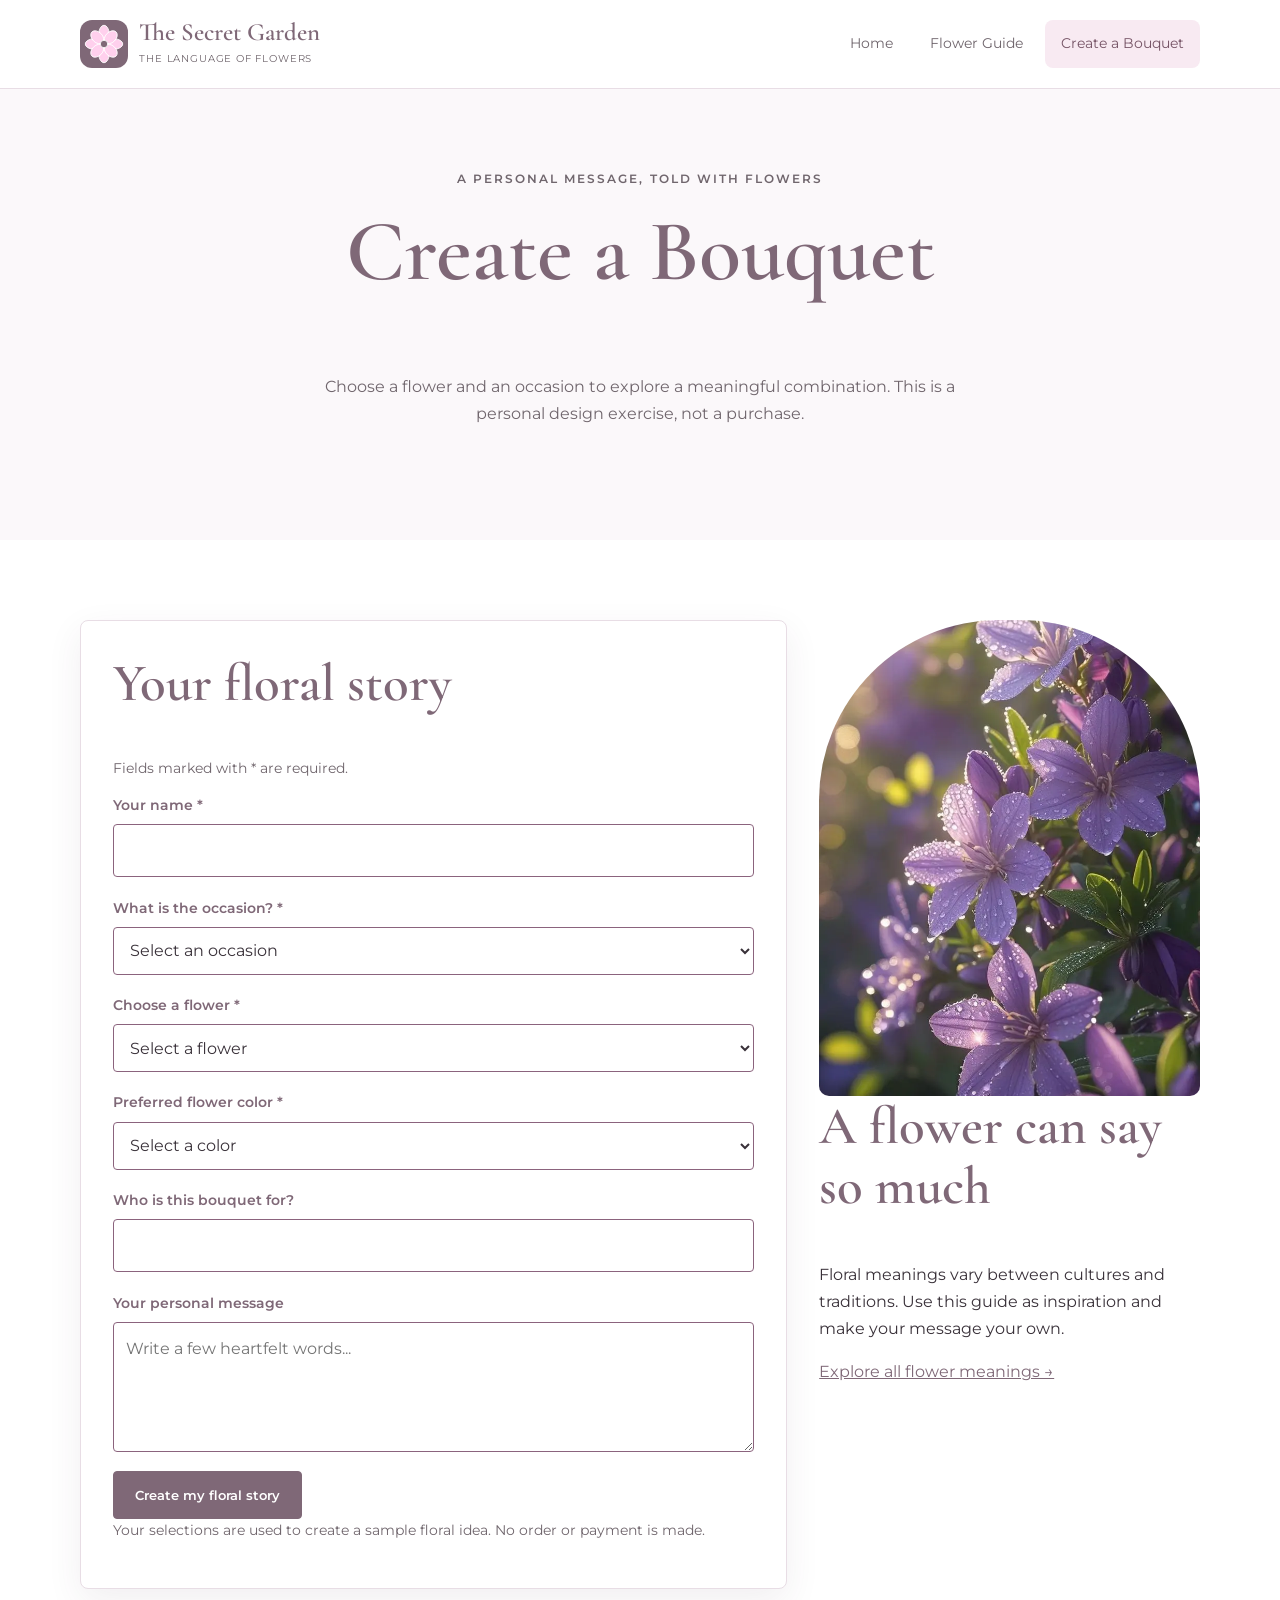
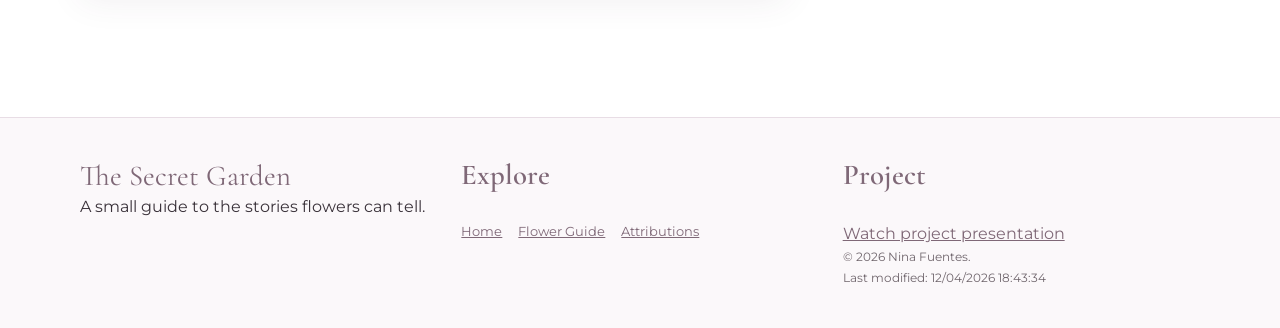
<file: final/bouquet.html>
<!DOCTYPE html>
<html lang="en">
<head>
  <meta charset="UTF-8">
  <meta name="viewport" content="width=device-width, initial-scale=1">
  <title>Create a Bouquet | The Secret Garden of Flowers</title>
  <meta name="description" content="Create a personal floral message by choosing an occasion, a flower, and a color in our interactive bouquet form.">
  <meta name="author" content="Nina Fuentes">
  <meta property="og:title" content="Create a Meaningful Bouquet with Flower Meanings">
  <meta property="og:description" content="Choose flowers and create a personal floral message for someone special.">
  <meta property="og:type" content="website">
  <meta property="og:image" content="https://ninafuentesg.github.io/wdd231/final/images/hero-flowers.webp">
  <meta property="og:url" content="https://ninafuentesg.github.io/wdd231/final/bouquet.html">
  <link rel="icon" href="favicon.svg" type="image/svg+xml">
  <link rel="preconnect" href="https://fonts.googleapis.com">
  <link rel="preconnect" href="https://fonts.gstatic.com" crossorigin>
  <link href="https://fonts.googleapis.com/css2?family=Cormorant+Garamond:wght@400;500;600;700&family=Montserrat:wght@400;500;600;700&display=swap" rel="stylesheet">
  <link rel="stylesheet" href="styles/base.css">
  <link rel="stylesheet" href="styles/larger.css">
  <script type="module" src="scripts/main.js"></script>
  <script type="module" src="scripts/bouquet.js"></script>
</head>
<body>
  <a class="skip-link" href="#main-content">Skip to main content</a>

  <header class="site-header">
    <div class="container header-container">
      <a class="brand" href="index.html">
        <img src="favicon.svg"alt="cute and minimalistic pink flower with a purple background use as logo of the page" width="48" height="48">
        <span>
          <span class="brand-name">The Secret Garden</span>
          <span class="brand-tagline">The language of flowers</span>
        </span>
      </a>
      <button class="menu-toggle" type="button" aria-label="Open navigation menu"
        aria-expanded="false" aria-controls="primary-navigation">☰</button>
      <nav class="site-nav" id="primary-navigation" aria-label="Main navigation">
        <ul>
          <li><a href="index.html">Home</a></li>
          <li><a href="guide.html">Flower Guide</a></li>
          <li><a href="bouquet.html" aria-current="page">Create a Bouquet</a></li>
        </ul>
      </nav>
    </div>
  </header>

  <main id="main-content">
    <section class="section section-soft">
      <div class="container section-heading">
        <p class="eyebrow">A personal message, told with flowers</p>
        <h1>Create a Bouquet</h1>
        <p>
          Choose a flower and an occasion to explore a meaningful
          combination. This is a personal design exercise, not a purchase.
        </p>
      </div>
    </section>

    <section class="section">
      <div class="container form-layout">
        <div class="form-panel">
          <h2>Your floral story</h2>
          <p class="form-note">Fields marked with * are required.</p>

          <form id="bouquet-form" action="thankyou.html" method="get">
            <div class="field">
              <label for="visitor-name">Your name *</label>
              <input type="text" id="visitor-name" name="name"
                autocomplete="name" title="Enter your name" required>
            </div>

            <div class="field">
              <label for="occasion">What is the occasion? *</label>
              <select id="occasion" name="occasion" required>
                <option value="">Select an occasion</option>
                <option value="Romance">Love and romance</option>
                <option value="Friendship">Friendship</option>
                <option value="Thank You">Gratitude</option>
                <option value="Birthday">Birthday</option>
                <option value="Wedding">Wedding</option>
                <option value="Graduation">Graduation</option>
                <option value="Celebration">Celebration</option>
                <option value="Other">Other</option>
              </select>
            </div>

            <div class="field">
              <label for="flower-choice">Choose a flower *</label>
              <select id="flower-choice" name="flower" required>
                <option value="">Select a flower</option>
              </select>
            </div>

            <div class="field">
              <label for="flower-color">Preferred flower color *</label>
              <select id="flower-color" name="color" required>
                <option value="">Select a color</option>
                <option value="Pink">Pink</option>
                <option value="White">White</option>
                <option value="Purple">Purple</option>
                <option value="Yellow">Yellow</option>
                <option value="Blue">Blue</option>
                <option value="Orange">Orange</option>
              </select>
            </div>

            <div class="field">
              <label for="recipient">Who is this bouquet for?</label>
              <input type="text" id="recipient" name="recipient"
                autocomplete="off" title="Optional recipient name">
            </div>

            <div class="field">
              <label for="message">Your personal message</label>
              <textarea id="message" name="message" maxlength="300"
                placeholder="Write a few heartfelt words..."
                title="Optional message of up to 300 characters"></textarea>
            </div>

            <input type="hidden" id="timestamp" name="timestamp">

            <button class="button" type="submit">Create my floral story</button>
            <p class="form-note">
              Your selections are used to create a sample floral idea.
              No order or payment is made.
            </p>
          </form>
        </div>

        <aside>
          <img class="bouquet-aside-image"
          src="images/hero-flowers.webp"
          alt="Soft purple flowers arranged in a delicate bouquet"
          width="900" height="1100" loading="lazy">
          <h2>A flower can say so much</h2>
          <p>
            Floral meanings vary between cultures and traditions.
            Use this guide as inspiration and make your message your own.
          </p>
          <a href="guide.html">Explore all flower meanings →</a>
        </aside>
      </div>
    </section>
  </main>

  <footer class="site-footer">
    <div class="container footer-grid">
      <div>
        <span class="footer-brand">The Secret Garden</span>
        <p>A small guide to the stories flowers can tell.</p>
      </div>
      <div>
        <h3>Explore</h3>
        <div class="footer-links">
          <a href="index.html">Home</a>
          <a href="guide.html">Flower Guide</a>
          <a href="attributions.html">Attributions</a>
        </div>
      </div>
      <div>
        <h3>Project</h3>
          <a href="https://www.loom.com/share/1e36e2ee26604856950032ddb5a97d86"
          target="_blank" rel="noopener noreferrer">
          Watch project presentation
          </a>
        <p class="footer-note">© <span id="currentyear"></span> Nina Fuentes.</p>
        <p class="footer-note">Last modified: <span id="lastModified"></span></p>
      </div>
    </div>
  </footer>
</body>
</html>
</file>
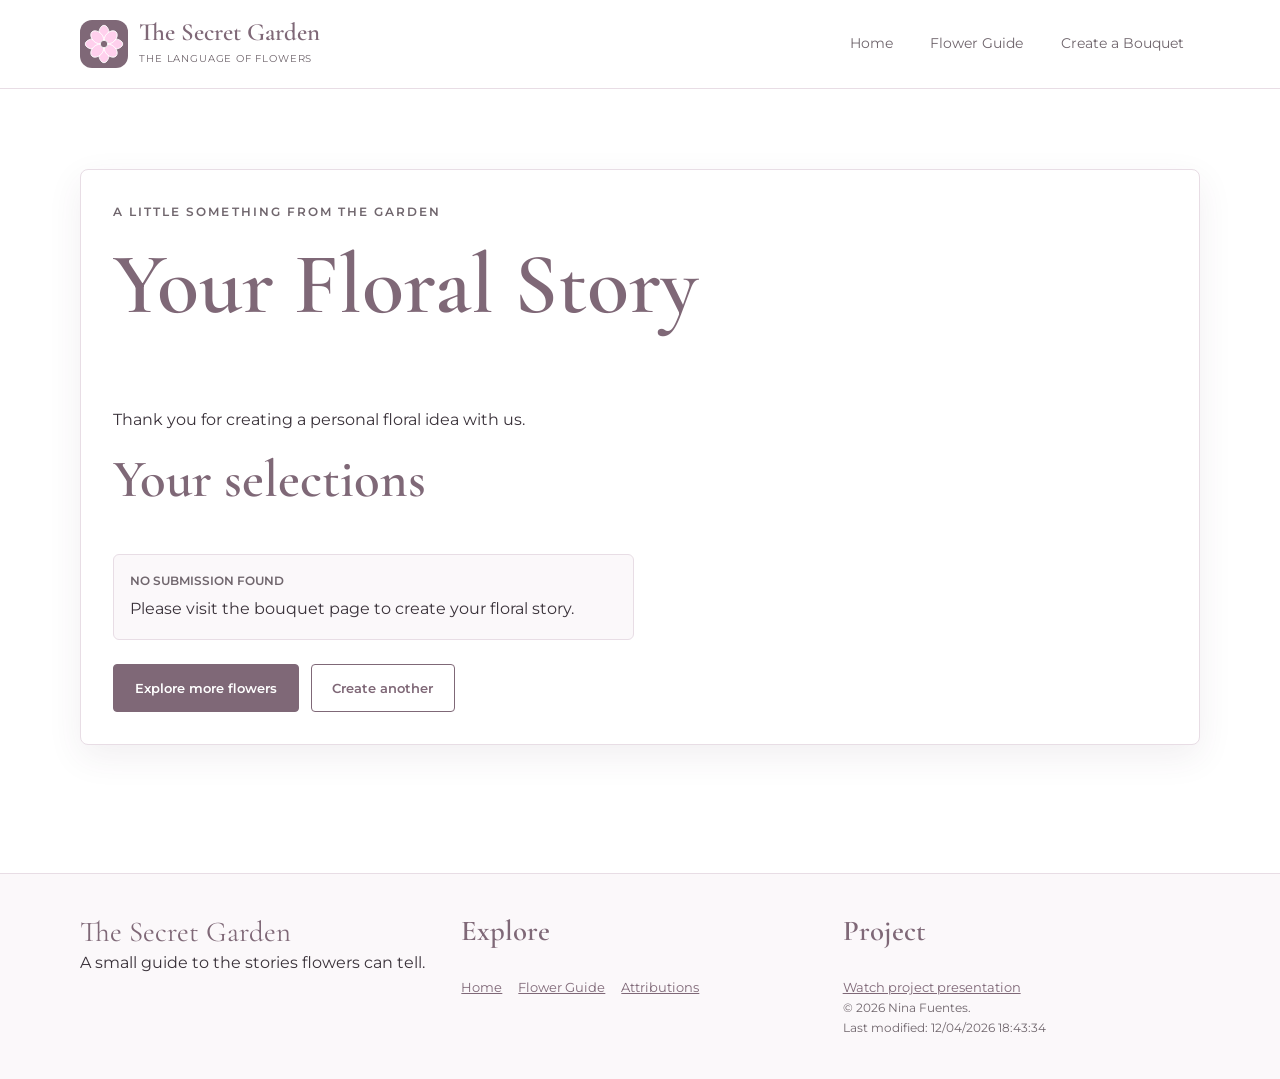
<file: final/thankyou.html>
<!DOCTYPE html>
<html lang="en">
<head>
  <meta charset="UTF-8">
  <meta name="viewport" content="width=device-width, initial-scale=1">
  <title>Your Floral Story | The Secret Garden of Flowers</title>
  <meta name="description" content="Review the flower and occasion you selected for your personal floral story.">
  <meta property="og:title" content="Your Floral Story: A Personal Flower Message">
  <meta property="og:description" content="Review your selected flowers and occasion in your personal floral story.">
  <meta property="og:type" content="website">
  <meta property="og:image" content="https://ninafuentesg.github.io/wdd231/final/images/hero-flowers.webp">
  <meta property="og:url" content="https://ninafuentesg.github.io/wdd231/final/thankyou.html">
  <meta name="author" content="Nina Fuentes">
  <link rel="icon" href="favicon.svg" type="image/svg+xml">
  <link rel="preconnect" href="https://fonts.googleapis.com">
  <link rel="preconnect" href="https://fonts.gstatic.com" crossorigin>
  <link href="https://fonts.googleapis.com/css2?family=Cormorant+Garamond:wght@400;500;600;700&family=Montserrat:wght@400;500;600;700&display=swap" rel="stylesheet">
  <link rel="stylesheet" href="styles/base.css">
  <link rel="stylesheet" href="styles/larger.css">
  <script type="module" src="scripts/main.js"></script>
  <script type="module" src="scripts/thankyou.js"></script>
</head>
<body>
  <a class="skip-link" href="#main-content">Skip to main content</a>

  <header class="site-header">
    <div class="container header-container">
      <a class="brand" href="index.html">
        <img src="favicon.svg" alt="cute and minimalistic pink flower with a purple background use as logo of the page" width="48" height="48">
        <span>
          <span class="brand-name">The Secret Garden</span>
          <span class="brand-tagline">The language of flowers</span>
        </span>
      </a>
      <button class="menu-toggle" type="button" aria-label="Open navigation menu"
        aria-expanded="false" aria-controls="primary-navigation">☰</button>
      <nav class="site-nav" id="primary-navigation" aria-label="Main navigation">
        <ul>
          <li><a href="index.html">Home</a></li>
          <li><a href="guide.html">Flower Guide</a></li>
          <li><a href="bouquet.html">Create a Bouquet</a></li>
        </ul>
      </nav>
    </div>
  </header>

  <main id="main-content" class="container section">
    <section class="form-panel">
      <p class="eyebrow">A little something from the garden</p>
      <h1>Your Floral Story</h1>
      <p>Thank you for creating a personal floral idea with us.</p>
      <h2>Your selections</h2>

      <dl id="confirmation-details" class="confirmation-list"></dl>

      <div class="button-row">
        <a class="button" href="guide.html">Explore more flowers</a>
        <a class="button button-secondary" href="bouquet.html">Create another</a>
      </div>
    </section>
  </main>

  <footer class="site-footer">
    <div class="container footer-grid">
      <div>
        <span class="footer-brand">The Secret Garden</span>
        <p>A small guide to the stories flowers can tell.</p>
      </div>
      <div>
        <h3>Explore</h3>
        <div class="footer-links">
          <a href="index.html">Home</a>
          <a href="guide.html">Flower Guide</a>
          <a href="attributions.html">Attributions</a>
        </div>
      </div>
      <div>
        <h3>Project</h3>
        <div class="footer-links">
          <a href="https://www.loom.com/share/1e36e2ee26604856950032ddb5a97d86"
          target="_blank" rel="noopener noreferrer">
            Watch project presentation
          </a>       
        </div>
        <p class="footer-note">© <span id="currentyear"></span> Nina Fuentes.</p>
        <p class="footer-note">Last modified: <span id="lastModified"></span></p>
      </div>
    </div>
  </footer>
</body>
</html>
</file>
<file: styles/small.css>
/* ========================================
   COLOR PALETTE
======================================== */

:root {

    --olive: #555934;

    --cream: #F2E6D8;

    --tan: #BF9B7A;

    --brown: #8C5B3E;

    --dark-brown: #593E2E;

    --terracotta: #9E3A26;

    --white: #FFFFFF;

    --text-light: #6B625D;

}


/* ========================================
   RESET
======================================== */

* {
    box-sizing: border-box;
}


html {
    scroll-behavior: smooth;
}


body {

    margin: 0;

    font-family:
        "Poppins",
        sans-serif;

    background-color: var(--white);

    color: var(--dark-brown);

    line-height: 1.6;

}


img {

    max-width: 100%;

    height: auto;

    display: block;

}


a {

    color: inherit;

}


button {

    font-family: inherit;

}


/* ========================================
   HEADER
======================================== */

header {

    background-color: var(--white);

    border-bottom:
        1px solid var(--cream);

}


.header-content {

    display: flex;

    align-items: center;

    gap: 12px;

    max-width: 1100px;

    margin: 0 auto;

    padding: 14px 20px;

}


.logo-link {

    display: flex;

    align-items: center;

}


.logo {

    width: 48px;

    height: 48px;

}


.site-name {

    flex: 1;

    font-size: 1.2rem;

    font-weight: 600;

    color: var(--dark-brown);

}


/* ========================================
   MOBILE MENU BUTTON
======================================== */

.menu-button {

    border: none;

    background-color: transparent;

    color: var(--dark-brown);

    font-size: 1.8rem;

    cursor: pointer;

    padding: 5px;

}


.menu-button:hover {

    color: var(--terracotta);

}


/* ========================================
   NAVIGATION
======================================== */

nav {

    display: none;

    flex-direction: column;

    background-color: var(--white);

    border-top:
        1px solid var(--cream);

}


nav.open {

    display: flex;

}


nav a {

    padding: 14px 20px;

    text-decoration: none;

    color: var(--dark-brown);

    transition:
        background-color 0.2s ease,
        color 0.2s ease;

}


nav a:hover {

    background-color: var(--cream);

    color: var(--terracotta);

}


nav a.active {

    background-color: var(--cream);

    color: var(--terracotta);

    font-weight: 600;

}


/* ========================================
   MAIN
======================================== */

main {

    max-width: 1100px;

    margin: 0 auto;

    padding: 35px 20px 60px;

}


h1 {

    margin: 0 0 35px;

    font-size: 2rem;

    color: var(--dark-brown);

}


h2 {

    margin: 0;

    color: var(--dark-brown);

    font-size: 1.25rem;

    font-weight: 600;

}


h2::after {

    content: "";

    display: block;

    width: 45px;

    height: 3px;

    margin-top: 9px;

    background-color: var(--olive);

}


/* ========================================
   TOP SECTIONS
======================================== */

.top-sections {

    display: grid;

    gap: 45px;

}


.about-section,
.photo-section {

    background-color: var(--white);

}


.section-content {

    padding-top: 12px;

}


.section-content p {

    margin: 0 0 15px;

    color: var(--text-light);

}


.section-content p:last-child {

    margin-bottom: 0;

}


/* ========================================
   STUDENT PHOTO
======================================== */

.photo-container {

    padding-top: 20px;

}


.photo-container img {

    width: 100%;

    max-width: 300px;

    aspect-ratio: 1 / 1;

    object-fit: cover;

    margin: 0 auto;

    border-radius: 10px;

    border:
        2px solid var(--cream);

}


/* ========================================
   COURSES
======================================== */

.courses-section {

    margin-top: 60px;

    padding-top: 40px;

    border-top:
        1px solid var(--cream);

}


.courses-intro {

    margin: 12px 0 0;

    color: var(--text-light);

    font-size: 0.9rem;

}


/* ========================================
   FILTER BUTTONS
======================================== */

.course-filters {

    display: flex;

    gap: 10px;

    margin: 25px 0;

}


.filter-button {

    flex: 1;

    padding: 10px 15px;

    background-color: var(--white);

    color: var(--dark-brown);

    border:
        1px solid var(--tan);

    border-radius: 6px;

    cursor: pointer;

    font-size: 0.9rem;

    font-weight: 500;

    transition:
        background-color 0.2s ease,
        color 0.2s ease,
        border-color 0.2s ease;

}


/* Hover */

.filter-button:hover {

    border-color: var(--terracotta);

    color: var(--terracotta);

}


/* Selected */

.filter-button.active-filter {

    background-color: var(--terracotta);

    color: var(--white);

    border-color: var(--terracotta);

}


/* ========================================
   COURSE CARDS
======================================== */

.course-container {

    display: grid;

    gap: 12px;

}


.course-card {

    padding: 20px;

    background-color: var(--white);

    border:
        1px solid var(--cream);

    border-left:
        4px solid var(--tan);

    border-radius: 8px;

    transition:
        transform 0.2s ease,
        box-shadow 0.2s ease,
        border-color 0.2s ease;

}


.course-card:hover {

    transform: translateY(-2px);

    border-left-color: var(--terracotta);

    box-shadow:
        0 6px 20px
        rgba(89, 62, 46, 0.08);

}


/* Completed courses */

.course-card.completed {

    border-left-color: var(--olive);

    background-color: #FAFAF7;

}


.course-card.completed:hover {

    border-left-color: var(--terracotta);

}


/* Course code */

.course-card h3 {

    margin: 0 0 7px;

    color: var(--dark-brown);

    font-size: 1rem;

}


/* Course name */

.course-name {

    margin: 0 0 14px;

    color: var(--text-light);

    font-size: 0.9rem;

}


/* Credits */

.course-credits {

    margin: 0;

    color: var(--brown);

    font-size: 0.8rem;

}


/* Completed label */

.completed-label {

    display: inline-block;

    margin-top: 12px;

    padding:
        4px 10px;

    background-color: var(--cream);

    color: var(--olive);

    border-radius: 20px;

    font-size: 0.72rem;

    font-weight: 600;

}


/* ========================================
   TOTAL CREDITS
======================================== */

.credits {

    margin-top: 25px;

    text-align: center;

    color: var(--text-light);

    font-size: 0.9rem;

}


#total-credits {

    color: var(--olive);

    font-weight: 700;

}


/* ========================================
   FOOTER
======================================== */

footer {

    padding: 35px 20px;

    background-color: var(--dark-brown);

    color: var(--cream);

    text-align: center;

}


.social-links {

    display: flex;

    justify-content: center;

    gap: 15px;

    margin-bottom: 20px;

}


.social-links a {

    text-decoration: none;

}


.social-icon {

    display: flex;

    align-items: center;

    justify-content: center;

    width: 40px;

    height: 40px;

    border:
        1px solid var(--cream);

    border-radius: 50%;

    font-size: 0.8rem;

    font-weight: 600;

    transition:
        background-color 0.2s ease,
        color 0.2s ease;

}


.social-links a:hover .social-icon {

    background-color: var(--terracotta);

    border-color: var(--terracotta);

    color: var(--white);

}


footer p {

    margin: 7px 0;

    font-size: 0.8rem;

}
</file>
<file: styles/larger.css>
/* ========================================
   LARGE SCREEN
======================================== */

@media screen and (min-width: 700px) {


    /* ====================================
       HEADER
    ==================================== */

    .header-content {

        padding:
            18px 30px;

    }


    .logo {

        width: 55px;

        height: 55px;

    }


    .site-name {

        font-size: 1.35rem;

    }


    .menu-button {

        display: none;

    }



    /* ====================================
       NAVIGATION
    ==================================== */

    nav {

        display: flex;

        flex-direction: row;

        justify-content: center;

        gap: 5px;

        border-top: none;

        border-bottom:
            1px solid var(--cream);

    }


    nav a {

        position: relative;

        padding:
            13px 25px;

    }


    nav a.active {

        background-color: transparent;

        color: var(--terracotta);

    }


    nav a.active::after {

        content: "";

        position: absolute;

        left: 25px;

        right: 25px;

        bottom: 0;

        height: 3px;

        background-color:
            var(--terracotta);

    }


    nav a:hover {

        background-color: var(--cream);

        color: var(--terracotta);

    }



    /* ====================================
       MAIN
    ==================================== */

    main {

        padding:
            50px 35px 70px;

    }


    h1 {

        font-size: 2.2rem;

    }



    /* ====================================
       ABOUT + PHOTO
    ==================================== */

    .top-sections {

        grid-template-columns:
            2fr 1fr;

        align-items: center;

        gap: 60px;

    }


    .photo-container {

        padding-top: 20px;

    }



    /* ====================================
       COURSES
    ==================================== */

    .course-container {

        grid-template-columns:
            repeat(3, 1fr);

        gap: 18px;

    }


    .course-card {

        min-height: 185px;

    }


    .course-filters {

        max-width: 500px;

    }

}
</file>
<file: b.week 1/styles/small.css>
/* ========================================
   COLOR PALETTE
======================================== */

:root {

    --olive: #555934;

    --cream: #F2E6D8;

    --tan: #BF9B7A;

    --brown: #8C5B3E;

    --dark-brown: #593E2E;

    --terracotta: #9E3A26;

    --white: #FFFFFF;

    --text-light: #6B625D;

}


/* ========================================
   RESET
======================================== */

* {
    box-sizing: border-box;
}


html {
    scroll-behavior: smooth;
}


body {

    margin: 0;

    font-family:
        "Poppins",
        sans-serif;

    background-color: var(--white);

    color: var(--dark-brown);

    line-height: 1.6;

}


img {

    max-width: 100%;

    height: auto;

    display: block;

}


a {

    color: inherit;

}


button {

    font-family: inherit;

}


/* ========================================
   HEADER
======================================== */

header {

    background-color: var(--white);

    border-bottom:
        1px solid var(--cream);

}


.header-content {

    display: flex;

    align-items: center;

    gap: 12px;

    max-width: 1100px;

    margin: 0 auto;

    padding: 14px 20px;

}


.logo-link {

    display: flex;

    align-items: center;

}


.logo {

    width: 48px;

    height: 48px;

}


.site-name {

    flex: 1;

    font-size: 1.2rem;

    font-weight: 600;

    color: var(--dark-brown);

}


/* ========================================
   MOBILE MENU BUTTON
======================================== */

.menu-button {

    border: none;

    background-color: transparent;

    color: var(--dark-brown);

    font-size: 1.8rem;

    cursor: pointer;

    padding: 5px;

}


.menu-button:hover {

    color: var(--terracotta);

}


/* ========================================
   NAVIGATION
======================================== */

nav {

    display: none;

    flex-direction: column;

    background-color: var(--white);

    border-top:
        1px solid var(--cream);

}


nav.open {

    display: flex;

}


nav a {

    padding: 14px 20px;

    text-decoration: none;

    color: var(--dark-brown);

    transition:
        background-color 0.2s ease,
        color 0.2s ease;

}


nav a:hover {

    background-color: var(--cream);

    color: var(--terracotta);

}


nav a.active {

    background-color: var(--cream);

    color: var(--terracotta);

    font-weight: 600;

}


/* ========================================
   MAIN
======================================== */

main {

    max-width: 1100px;

    margin: 0 auto;

    padding: 35px 20px 60px;

}


h1 {

    margin: 0 0 35px;

    font-size: 2rem;

    color: var(--dark-brown);

}


h2 {

    margin: 0;

    color: var(--dark-brown);

    font-size: 1.25rem;

    font-weight: 600;

}


h2::after {

    content: "";

    display: block;

    width: 45px;

    height: 3px;

    margin-top: 9px;

    background-color: var(--olive);

}


/* ========================================
   TOP SECTIONS
======================================== */

.top-sections {

    display: grid;

    gap: 45px;

}


.about-section,
.photo-section {

    background-color: var(--white);

}


.section-content {

    padding-top: 12px;

}


.section-content p {

    margin: 0 0 15px;

    color: var(--text-light);

}


.section-content p:last-child {

    margin-bottom: 0;

}


/* ========================================
   STUDENT PHOTO
======================================== */

.photo-container {

    padding-top: 20px;

}


.photo-container img {

    width: 100%;

    max-width: 300px;

    aspect-ratio: 1 / 1;

    object-fit: cover;

    margin: 0 auto;

    border-radius: 10px;

    border:
        2px solid var(--cream);

}


/* ========================================
   COURSES
======================================== */

.courses-section {

    margin-top: 60px;

    padding-top: 40px;

    border-top:
        1px solid var(--cream);

}


.courses-intro {

    margin: 12px 0 0;

    color: var(--text-light);

    font-size: 0.9rem;

}


/* ========================================
   FILTER BUTTONS
======================================== */

.course-filters {

    display: flex;

    gap: 10px;

    margin: 25px 0;

}


.filter-button {

    flex: 1;

    padding: 10px 15px;

    background-color: var(--white);

    color: var(--dark-brown);

    border:
        1px solid var(--tan);

    border-radius: 6px;

    cursor: pointer;

    font-size: 0.9rem;

    font-weight: 500;

    transition:
        background-color 0.2s ease,
        color 0.2s ease,
        border-color 0.2s ease;

}


/* Hover */

.filter-button:hover {

    border-color: var(--terracotta);

    color: var(--terracotta);

}


/* Selected */

.filter-button.active-filter {

    background-color: var(--terracotta);

    color: var(--white);

    border-color: var(--terracotta);

}


/* ========================================
   COURSE CARDS
======================================== */

.course-container {

    display: grid;

    gap: 12px;

}


.course-card {

    padding: 20px;

    background-color: var(--white);

    border:
        1px solid var(--cream);

    border-left:
        4px solid var(--tan);

    border-radius: 8px;

    transition:
        transform 0.2s ease,
        box-shadow 0.2s ease,
        border-color 0.2s ease;

}


.course-card:hover {

    transform: translateY(-2px);

    border-left-color: var(--terracotta);

    box-shadow:
        0 6px 20px
        rgba(89, 62, 46, 0.08);

}


/* Completed courses */

.course-card.completed {

    border-left-color: var(--olive);

    background-color: #FAFAF7;

}


.course-card.completed:hover {

    border-left-color: var(--terracotta);

}


/* Course code */

.course-card h3 {

    margin: 0 0 7px;

    color: var(--dark-brown);

    font-size: 1rem;

}


/* Course name */

.course-name {

    margin: 0 0 14px;

    color: var(--text-light);

    font-size: 0.9rem;

}


/* Credits */

.course-credits {

    margin: 0;

    color: var(--brown);

    font-size: 0.8rem;

}


/* Completed label */

.completed-label {

    display: inline-block;

    margin-top: 12px;

    padding:
        4px 10px;

    background-color: var(--cream);

    color: var(--olive);

    border-radius: 20px;

    font-size: 0.72rem;

    font-weight: 600;

}


/* ========================================
   TOTAL CREDITS
======================================== */

.credits {

    margin-top: 25px;

    text-align: center;

    color: var(--text-light);

    font-size: 0.9rem;

}


#total-credits {

    color: var(--olive);

    font-weight: 700;

}


/* ========================================
   FOOTER
======================================== */

footer {

    padding: 35px 20px;

    background-color: var(--dark-brown);

    color: var(--cream);

    text-align: center;

}


.social-links {

    display: flex;

    justify-content: center;

    gap: 15px;

    margin-bottom: 20px;

}


.social-links a {

    text-decoration: none;

}


.social-icon {

    display: flex;

    align-items: center;

    justify-content: center;

    width: 40px;

    height: 40px;

    border:
        1px solid var(--cream);

    border-radius: 50%;

    font-size: 0.8rem;

    font-weight: 600;

    transition:
        background-color 0.2s ease,
        color 0.2s ease;

}


.social-links a:hover .social-icon {

    background-color: var(--terracotta);

    border-color: var(--terracotta);

    color: var(--white);

}


footer p {

    margin: 7px 0;

    font-size: 0.8rem;

}
</file>
<file: b.week 1/styles/larger.css>
/* ========================================
   LARGE SCREEN
======================================== */

@media screen and (min-width: 700px) {


    /* ====================================
       HEADER
    ==================================== */

    .header-content {

        padding:
            18px 30px;

    }


    .logo {

        width: 55px;

        height: 55px;

    }


    .site-name {

        font-size: 1.35rem;

    }


    .menu-button {

        display: none;

    }



    /* ====================================
       NAVIGATION
    ==================================== */

    nav {

        display: flex;

        flex-direction: row;

        justify-content: center;

        gap: 5px;

        border-top: none;

        border-bottom:
            1px solid var(--cream);

    }


    nav a {

        position: relative;

        padding:
            13px 25px;

    }


    nav a.active {

        background-color: transparent;

        color: var(--terracotta);

    }


    nav a.active::after {

        content: "";

        position: absolute;

        left: 25px;

        right: 25px;

        bottom: 0;

        height: 3px;

        background-color:
            var(--terracotta);

    }


    nav a:hover {

        background-color: var(--cream);

        color: var(--terracotta);

    }



    /* ====================================
       MAIN
    ==================================== */

    main {

        padding:
            50px 35px 70px;

    }


    h1 {

        font-size: 2.2rem;

    }



    /* ====================================
       ABOUT + PHOTO
    ==================================== */

    .top-sections {

        grid-template-columns:
            2fr 1fr;

        align-items: center;

        gap: 60px;

    }


    .photo-container {

        padding-top: 20px;

    }



    /* ====================================
       COURSES
    ==================================== */

    .course-container {

        grid-template-columns:
            repeat(3, 1fr);

        gap: 18px;

    }


    .course-card {

        min-height: 185px;

    }


    .course-filters {

        max-width: 500px;

    }

}
</file>
<file: chamber/styles/home-small.css>
/* =========================================
   HOME PAGE - SMALL SCREEN
   Cajamarca Chamber of Commerce
========================================= */

:root {
    --primary: #ECD9D1;
    --secondary: #C5BFB3;
    --background: #FFFFFF;
    --light: #D6D6D6;
    --accent: #B9A89C;
    --brown: #66594F;
    --text: #262621;
}


/* =========================================
   RESET
========================================= */

* {
    box-sizing: border-box;
    margin: 0;
    padding: 0;
}

html {
    scroll-behavior: smooth;
}

body {
    font-family: "Montserrat", sans-serif;
    color: var(--text);
    background-color: var(--background);
    line-height: 1.6;
}

h1,
h2,
h3,
h4 {
    font-family: "Cormorant Garamond", serif;
}

img {
    display: block;
    max-width: 100%;
}

a {
    color: inherit;
}


/* =========================================
   HEADER
========================================= */

header {
    background-color: var(--primary);
    border-bottom: 1px solid var(--light);
}

.header-container {
    min-height: 90px;
    padding: 1rem;

    display: flex;
    align-items: center;
    gap: 0.8rem;
}

.logo-link {
    display: flex;
    align-items: center;
    gap: 0.8rem;
    text-decoration: none;
}

.logo-link img {
    width: 58px;
    height: 58px;
    object-fit: contain;
}

.site-title {
    flex: 1;

    display: flex;
    flex-direction: column;
}

.site-title span {
    font-family: "Cormorant Garamond", serif;
    font-size: 1.5rem;
    font-weight: 700;
}

.site-title small {
    font-family: "Montserrat", sans-serif;
    font-size: 0.65rem;
    letter-spacing: 0.15rem;
    color: var(--brown);
}

#menu-button {
    background: transparent;
    border: none;
    font-size: 1.8rem;
    color: var(--text);
    cursor: pointer;
}


/* =========================================
   NAVIGATION
========================================= */

nav {
    display: none;
    background-color: var(--secondary);
}

nav.open {
    display: block;
}

nav ul {
    display: flex;
    flex-direction: column;
    list-style: none;
}

nav a {
    display: block;
    padding: 0.9rem;

    text-align: center;
    text-decoration: none;

    color: var(--text);

    border-top: 1px solid rgba(38, 38, 33, 0.1);

    transition: background-color 0.2s ease;
}

nav a:hover,
nav a.active {
    background-color: var(--primary);
}


/* =========================================
   MAIN
========================================= */

main {
    width: 100%;
}


/* =========================================
   HERO
========================================= */

.hero {
    position: relative;
    width: 100%;
    min-height: 520px;
    overflow: hidden;
}

.hero > img {
    width: 100%;
    height: 520px;
    object-fit: cover;
}

.hero-content {
    position: absolute;

    left: 1rem;
    right: 1rem;
    bottom: 1.5rem;

    padding: 1.5rem;

    background-color: rgba(255, 255, 255, 0.94);

    border-left: 4px solid var(--accent);
}

.hero-label {
    color: var(--brown);

    font-size: 0.7rem;
    font-weight: 600;
    letter-spacing: 0.15rem;
    text-transform: uppercase;

    margin-bottom: 0.5rem;
}

.hero h2 {
    color: var(--text);

    font-size: 2.3rem;
    line-height: 1.1;

    margin-bottom: 0.8rem;
}

.hero-content > p:not(.hero-label) {
    color: var(--brown);
    margin-bottom: 1.2rem;
}

.cta-button {
    display: inline-block;

    padding: 0.75rem 1.3rem;

    background-color: var(--brown);
    color: white;

    text-decoration: none;
    font-weight: 600;

    transition:
        background-color 0.2s ease,
        transform 0.2s ease;
}

.cta-button:hover {
    background-color: var(--text);
    transform: translateY(-2px);
}


/* =========================================
   GENERAL SECTION
========================================= */

.community-section,
.spotlights-section {
    max-width: 1200px;
    margin: 0 auto;

    padding: 3.5rem 1rem;
}

.section-heading {
    margin-bottom: 1.8rem;
}

.section-heading p,
.section-label {
    color: var(--brown);

    font-size: 0.7rem;
    font-weight: 600;

    letter-spacing: 0.15rem;
    text-transform: uppercase;

    margin-bottom: 0.5rem;
}

.section-heading h2 {
    color: var(--text);
    font-size: 2.3rem;
    line-height: 1.1;
}


/* =========================================
   EVENTS + WEATHER
========================================= */

.community-grid {
    display: grid;
    grid-template-columns: 1fr;
    gap: 1.5rem;
}

.info-card {
    background-color: var(--background);

    border: 1px solid var(--light);

    padding: 1.5rem;
}

.info-card h3 {
    color: var(--text);
    font-size: 1.7rem;
    margin-bottom: 1.2rem;
}


/* =========================================
   EVENTS
========================================= */

.event {
    display: flex;
    gap: 1rem;

    padding: 1rem 0;

    border-top: 1px solid var(--light);
}

.event-date {
    min-width: 58px;
    height: 58px;

    display: flex;
    align-items: center;
    justify-content: center;

    background-color: var(--primary);
    color: var(--brown);

    font-size: 0.7rem;
    font-weight: 700;

    text-align: center;
}

.event h4 {
    color: var(--text);
    font-size: 1.15rem;
    margin-bottom: 0.2rem;
}

.event p {
    color: var(--brown);
    font-size: 0.85rem;
}


/* =========================================
   WEATHER
========================================= */

#current-weather {
    min-height: 100px;

    padding-bottom: 1rem;
    margin-bottom: 1rem;

    border-bottom: 1px solid var(--light);
}

.weather-main {
    display: flex;
    align-items: center;
    gap: 1rem;
}

.weather-icon {
    width: 70px;
    height: 70px;
}

.temperature {
    color: var(--text);
    font-family: "Cormorant Garamond", serif;
    font-size: 2.8rem;
    font-weight: 700;
    line-height: 1;
}

.weather-description {
    color: var(--brown);
    text-transform: capitalize;
}

.forecast {
    display: grid;
    grid-template-columns: repeat(3, 1fr);
    gap: 0.5rem;
}

.forecast-day {
    padding: 0.7rem;

    text-align: center;

    background-color: var(--primary);
}

.forecast-day h4 {
    color: var(--brown);
    font-size: 0.85rem;
}

.forecast-day img {
    width: 45px;
    height: 45px;
    margin: 0 auto;
}

.forecast-temp {
    color: var(--text);
    font-weight: 600;
}


/* =========================================
   COMMUNITY INTRO
========================================= */

.community-intro {
    display: grid;
    grid-template-columns: 1fr;

    background-color: var(--primary);
}

.community-image {
    width: 100%;
}

.community-image img {
    width: 100%;
    height: 300px;

    object-fit: cover;
}

.community-text {
    padding: 2.5rem 1.5rem;
}

.community-text h2 {
    color: var(--text);

    font-size: 2.3rem;
    line-height: 1.1;

    margin: 0.5rem 0 1rem;
}

.community-text p:not(.section-label) {
    color: var(--brown);
}

.text-link {
    display: inline-block;

    margin-top: 1rem;

    color: var(--brown);
    font-weight: 700;

    text-decoration: underline;
}

.text-link:hover {
    color: var(--text);
}


/* =========================================
   MEMBER SPOTLIGHTS
========================================= */

.spotlights {
    display: grid;
    grid-template-columns: 1fr;
    gap: 1.5rem;
}

.spotlight-card {
    background-color: var(--background);

    border: 1px solid var(--light);

    padding: 1.5rem;

    transition:
        transform 0.2s ease,
        box-shadow 0.2s ease;
}

.spotlight-card:hover {
    transform: translateY(-3px);

    box-shadow: 0 8px 25px rgba(38, 38, 33, 0.08);
}

.spotlight-card img {
    width: 100%;
    height: 100px;

    object-fit: contain;

    margin-bottom: 1rem;
}

.spotlight-card h3 {
    color: var(--text);

    font-size: 1.4rem;
    line-height: 1.2;

    margin-bottom: 0.7rem;
}

.spotlight-card p {
    color: var(--brown);
    font-size: 0.85rem;
    margin-bottom: 0.4rem;
}

.spotlight-card a {
    color: var(--brown);
    font-weight: 600;
}

.spotlight-card a:hover {
    color: var(--text);
}

.membership {
    display: inline-block;

    margin-top: 0.8rem;
    padding: 0.3rem 0.7rem;

    background-color: var(--primary);
    color: var(--brown);

    font-size: 0.7rem;
    font-weight: 600;

    letter-spacing: 0.05rem;
    text-transform: uppercase;
}


/* =========================================
   FOOTER
========================================= */

footer {
    background-color: var(--text);
    color: white;

    padding: 2.5rem 1.5rem;

    display: flex;
    flex-direction: column;
    gap: 2rem;
}

.footer-container {
    display: flex;
    flex-direction: column;
    gap: 2rem;
}

.footer-brand {
    display: flex;
    gap: 1rem;
    align-items: center;
}

.footer-brand img {
    width: 55px;
    filter: brightness(0) invert(1);
}

footer h2 {
    font-size: 1.2rem;
}

footer h3 {
    color: var(--primary);
    margin-bottom: 0.5rem;
}

footer p {
    color: #e5e5e5;
    font-size: 0.9rem;
    margin-bottom: 0.3rem;
}

.footer-bottom {
    padding-top: 1rem;

    border-top: 1px solid rgba(255, 255, 255, 0.2);

    text-align: center;
}

.footer-bottom p {
    font-size: 0.75rem;
}
</file>
<file: chamber/styles/home.larger.css>
@media screen and (min-width: 700px) {

    header {
        background-color: var(--primary);
        border-bottom: 1px solid var(--light);
        width: 100%;
    }

    .header-container {
        max-width: 1200px;
        min-height: 90px;

        margin: 0 auto;
        padding: 0.8rem 1rem;

        display: flex;
        flex-direction: row;
        justify-content: space-between;
        align-items: center;

        gap: 1rem;
    }

    /* Logo */

    .logo-link {
        display: flex;
        align-items: center;

        flex-shrink: 0;

        text-decoration: none;
    }

    .logo-link img {
        width: 58px;
        height: 58px;

        object-fit: contain;
    }

  
    .site-title {
        flex: 1;

        display: flex;
        flex-direction: column;

        min-width: 180px;
    }

    .site-title span {
        font-family: "Cormorant Garamond", serif;
        font-size: 1.6rem;
        font-weight: 700;

        white-space: nowrap;
    }

    .site-title small {
        font-family: "Montserrat", sans-serif;
        font-size: 0.6rem;
        letter-spacing: 0.12rem;

        color: var(--brown);

        white-space: nowrap;
    }


   

    #menu-button {
        display: none;
    }




    nav {
        display: flex !important;

        flex-direction: row !important;

        width: auto !important;

        margin: 0 !important;

        margin-left: auto !important;
        
        padding: 0 !important;

        background-color: transparent !important;
    }

    nav ul {
        display: flex !important;

        flex-direction: row !important;

        align-items: center !important;
        justify-content: flex-end !important;

        gap: 0.25rem !important;

        margin: 0 !important;
        padding: 0 !important;

        list-style: none !important;
    }

    nav li {
        display: block !important;

        width: auto !important;

        margin: 0 !important;
        padding: 0 !important;
    }

    nav a {
        display: block !important;

        width: auto !important;

        padding: 0.7rem 1rem; 

        border: none !important;

        background-color: transparent;

        color: var(--text);

        text-decoration: none;

        font-family: "Montserrat", sans-serif;
        font-size:  0.9rem;
        font-weight: 600;

        text-align: center;

        white-space: nowrap;

        transition:
            background-color 0.2s ease,
            color 0.2s ease;
    }

    nav a:hover,
    nav a.active {
        background-color: var(--accent);

        color: var(--text);
    }


    /* =====================================
       HERO
    ===================================== */

    .hero {
        position: relative;

        width: 100%;
        min-height: 620px;

        overflow: hidden;
    }

    .hero > img {
        width: 100%;
        height: 620px;

        object-fit: cover;
        object-position: center;
    }

    .hero-content {
        position: absolute;

        left: max(calc((100% - 1200px) / 2), 2rem);
        bottom: 4rem;

        width: 520px;

        padding: 2.5rem;

        background-color: rgba(255, 255, 255, 0.94);

        border-left: 4px solid var(--accent);
    }

    .hero h2 {
        font-size: 3.4rem;
        line-height: 1.05;
    }


    /* =====================================
       SECTIONS
    ===================================== */

    .community-section,
    .spotlights-section {
        max-width: 1200px;

        margin: 0 auto;

        padding: 4rem 1.5rem;
    }

    .section-heading {
        margin-bottom: 2rem;
    }

    .section-heading h2 {
        font-size: 2.8rem;
    }


    /* =====================================
       EVENTS + WEATHER
    ===================================== */

    .community-grid {
        display: grid;

        grid-template-columns: 1.3fr 1fr;

        gap: 2rem;
    }

    .info-card {
        padding: 2rem;
    }


    /* =====================================
       WEATHER
    ===================================== */

    .weather-main {
        gap: 1.5rem;
    }

    .weather-icon {
        width: 80px;
        height: 80px;
    }

    .temperature {
        font-size: 3.2rem;
    }

    .forecast {
        gap: 0.8rem;
    }

    .forecast-day {
        padding: 1rem;
    }


    /* =====================================
       COMMUNITY
    ===================================== */

    .community-intro {
        display: grid;

        grid-template-columns: 1fr 1fr;

        align-items: stretch;
    }

    .community-image img {
        width: 100%;
        height: 420px;

        object-fit: cover;
    }

    .community-text {
        display: flex;

        flex-direction: column;
        justify-content: center;

        padding: 4rem;
    }

    .community-text h2 {
        font-size: 3rem;
        line-height: 1.05;

        margin: 0.5rem 0 1rem;
    }


    /* =====================================
       SPOTLIGHTS
    ===================================== */

    .spotlights {
        display: grid;

        grid-template-columns: repeat(3, 1fr);

        gap: 2rem;
    }

    .spotlight-card {
        padding: 1.8rem;
    }

    .spotlight-card img {
        height: 110px;
    }


    /* =====================================
       FOOTER
    ===================================== */

    footer {
        padding: 3rem 1.5rem;
    }

    .footer-container {
        max-width: 1200px;
        width: 100%;

        margin: 0 auto;

        display: grid;

        grid-template-columns: 2fr 1fr;

        gap: 3rem;
    }

    .footer-bottom {
        max-width: 1200px;
        width: 100%;

        margin: 0 auto;
    }
    


    .community-image img {
        transition: transform 0.3s ease, box-shadow 0.3s ease;
    }

    .community-image img:hover {
        transform: scale(1.03);
        box-shadow: 0 8px 20px rgba(38, 38, 33, 0.18);
    }
    


.visit-message {
    max-width: 1200px;
    margin: 1.5rem auto;
    padding: 1rem 1.5rem;
    background-color: var(--secondary);
    color: var(--text);
    border-left: 4px solid var(--accent);
    font-family: "Montserrat", sans-serif;
    font-size: 0.9rem;
    line-height: 1.6;
}
}
</file>
<file: final/styles/base.css>
:root {
  --mauve: #7F6877;
  --white: #FFFFFF;
  --soft-pink: #FFD0ED;
  --dusty-gray: #70666D;
  --dusty-rose: #8B637D;
  --text: #393139;
  --light-bg: #FBF8FA;
  --border: #E8DDE5;
  --shadow: 0 12px 35px rgba(80, 55, 73, 0.08);
  --heading-font: "Cormorant Garamond", Georgia, serif;
  --body-font: "Montserrat", Arial, sans-serif;
}

*, *::before, *::after { box-sizing: border-box; }
html { scroll-behavior: smooth; }
body { margin: 0; color: var(--text); background: var(--white); font: 1rem/1.7 var(--body-font); }
img { display: block; max-width: 100%; height: auto; }
a { color: var(--mauve); }
button, input, select, textarea { font: inherit; }
button { cursor: pointer; }
a:focus-visible, button:focus-visible, input:focus-visible, select:focus-visible, textarea:focus-visible { outline: 3px solid var(--mauve); outline-offset: 4px; }
h1, h2, h3 { margin-top: 0; color: var(--mauve); font-family: var(--heading-font); font-weight: 600; line-height: 1.15; }
h1 { font-size: clamp(2.8rem, 8vw, 5.4rem); }
h2 { font-size: clamp(2rem, 5vw, 3.3rem); }
h3 { font-size: 1.8rem; }
p { margin-top: 0; }
.container { width: min(1120px, calc(100% - 2rem)); margin-inline: auto; }
.skip-link { position: absolute; top: -100px; left: 1rem; z-index: 1000; padding: .75rem 1rem; color: var(--white); background: var(--mauve); }
.skip-link:focus { top: 1rem; }

.site-header { position: relative; z-index: 10; border-bottom: 1px solid var(--border); background: var(--white); }
.header-container { display: flex; align-items: center; justify-content: space-between; gap: 1rem; min-height: 88px; padding-block: .75rem; }
.brand { display: flex; align-items: center; gap: .7rem; color: var(--mauve); text-decoration: none; }
.brand img { width: 48px; height: 48px; flex-shrink: 0; }
.brand-name { display: block; font: 600 1.55rem/1 var(--heading-font); }
.brand-tagline { display: block; margin-top: .3rem; color: var(--dusty-gray); font-size: .65rem; letter-spacing: .08em; text-transform: uppercase; }
.menu-toggle { display: inline-flex; align-items: center; justify-content: center; min-width: 44px; min-height: 44px; border: 1px solid var(--border); border-radius: 8px; color: var(--mauve); background: var(--white); font-size: 1.5rem; }
.site-nav { display: none; padding: 0 1rem 1rem; }
.site-nav.open { display: block; }
.site-nav ul { display: flex; flex-direction: column; gap: .3rem; margin: 0; padding: 0; list-style: none; }
.site-nav a { display: block; padding: .75rem 1rem; border-radius: 8px; color: var(--dusty-gray); font-size: .85rem; text-decoration: none; transition: background-color 180ms ease, color 180ms ease; }
.site-nav a:hover, .site-nav a[aria-current="page"] { color: #765466; background: #F8EAF2; }
main { min-height: 65vh; }

.eyebrow { margin-bottom: .8rem; color: var(--dusty-gray); font-size: .75rem; font-weight: 600; letter-spacing: .17em; text-transform: uppercase; }
.hero { display: grid; align-items: center; gap: 2rem; padding-block: 3rem 4rem; }
.hero-copy h1 { margin-bottom: 1rem; }
.hero-copy h1 em { color: var(--dusty-rose); font-weight: 500; }
.hero-copy > p:not(.eyebrow) { max-width: 520px; color: var(--dusty-gray); }
.hero-image { width: 100%; aspect-ratio: 4 / 3; border-radius: 180px 180px 12px 12px; object-fit: cover; }

.button { display: inline-flex; align-items: center; justify-content: center; min-height: 48px; padding: .75rem 1.3rem; border: 1px solid var(--mauve); border-radius: 4px; color: var(--white); background: var(--mauve); font-size: .82rem; font-weight: 600; text-align: center; text-decoration: none; transition: background-color 180ms ease, color 180ms ease; }
.button:hover { color: var(--mauve); background: var(--white); }
.button-secondary { color: var(--mauve); background: var(--white); }
.button-secondary:hover { background: #F8EAF2; }
.button-row { display: flex; flex-wrap: wrap; gap: .75rem; margin-top: 1.5rem; }
.button-row-center { justify-content: center; }

.section { padding-block: 4rem; }
.section-soft { background: var(--light-bg); }
.section-heading { max-width: 680px; margin: 0 auto 2rem; text-align: center; }
.section-heading p, .feature-card p, .flower-card .botanical-name, .flower-card p, .form-note, .footer-note, .empty-state, .cultural-meanings p { color: var(--dusty-gray); }
.intro-grid, .flower-grid, .feature-grid { display: grid; grid-template-columns: 1fr; gap: 1.5rem; }
.feature-card { padding: 1.5rem; border: 1px solid var(--border); border-radius: 8px; background: var(--white); }
.feature-number { color: var(--dusty-rose); font: 2rem var(--heading-font); }
.feature-card p { margin-bottom: 0; }

.flower-card { overflow: hidden; border: 1px solid var(--border); border-radius: 8px; background: var(--white); box-shadow: var(--shadow); animation: rise-in 450ms ease both; }
.flower-card img { width: 100%; aspect-ratio: 4 / 3; object-fit: cover; background: var(--light-bg); }
.flower-card-content { padding: 1.2rem; }
.flower-card h3 { margin-bottom: .35rem; }
.flower-card .botanical-name { margin-bottom: .8rem; font-size: .8rem; font-style: italic; }
.flower-card p { font-size: .9rem; }
.flower-card .meaning { color: var(--text); font-weight: 600; }
.card-actions { display: flex; flex-wrap: wrap; align-items: center; justify-content: space-between; gap: .5rem; }
.text-button { padding: .35rem 0; border: 0; color: var(--mauve); background: transparent; font-weight: 600; text-decoration: underline; text-underline-offset: 4px; }
.favorite-button { width: 42px; height: 42px; border: 1px solid var(--border); border-radius: 50%; color: var(--mauve); background: var(--white); }
.favorite-button[aria-pressed="true"] { border-color: var(--mauve); background: var(--soft-pink); }
.tag { display: inline-block; margin: .2rem .2rem .2rem 0; padding: .25rem .6rem; border-radius: 30px; color: var(--mauve); background: #F8EAF2; font-size: .72rem; }

.toolbar { display: grid; gap: 1rem; margin-bottom: 2rem; }
.field { display: grid; gap: .45rem; margin-bottom: 1.2rem; }
.field label { color: var(--mauve); font-size: .85rem; font-weight: 600; }
.field input, .field select, .field textarea, .toolbar input, .toolbar select { width: 100%; min-height: 48px; padding: .75rem; border: 1px solid var(--dusty-rose); border-radius: 4px; color: var(--text); background: var(--white); }
.field textarea { min-height: 130px; resize: vertical; }
.form-layout { display: grid; gap: 2rem; }
.form-panel { padding: 1.5rem; border: 1px solid var(--border); border-radius: 8px; background: var(--white); box-shadow: var(--shadow); }
.form-note { font-size: .85rem; }
.status-message { min-height: 1.5rem; color: var(--mauve); font-size: .9rem; }

.modal { width: min(560px, calc(100% - 2rem)); max-height: 85vh; overflow-y: auto; padding: 0; border: 1px solid var(--border); border-radius: 12px; color: var(--text); background: var(--white); box-shadow: 0 24px 80px rgba(30, 20, 30, .25); }
.modal::backdrop { background: rgba(44, 32, 43, .55); }
.modal-content { padding: 1.5rem; }
.modal-content > img { width: 100%; max-height: 260px; aspect-ratio: 4 / 3; object-fit: cover; border-radius: 8px; }
.modal-close { display: block; margin-left: auto; border: 0; color: var(--mauve); background: transparent; font-size: 1.6rem; }
.cta-panel { padding: 2rem; border-radius: 12px; background: #F8EAF2; text-align: center; }

.site-footer { margin-top: 3rem; padding-block: 2.5rem; border-top: 1px solid var(--border); background: var(--light-bg); }
.footer-grid { display: grid; gap: 1.5rem; }
.footer-brand { color: var(--mauve); font: 1.8rem var(--heading-font); }
.footer-links { display: flex; flex-wrap: wrap; gap: 1rem; }
.footer-links a { font-size: .82rem; }
.footer-note { margin-bottom: 0; font-size: .75rem; }
.empty-state { padding: 2rem; border: 1px dashed var(--dusty-rose); border-radius: 8px; text-align: center; }
.confirmation-list { display: grid; grid-template-columns: 1fr; gap: .75rem; }
.confirmation-item { padding: 1rem; border: 1px solid var(--border); border-radius: 6px; background: var(--light-bg); }
.confirmation-item dt { color: var(--dusty-gray); font-size: .75rem; font-weight: 600; text-transform: uppercase; }
.confirmation-item dd { margin: .25rem 0 0; overflow-wrap: anywhere; }
.color-list { font-size: .82rem; line-height: 1.6; }
.cultural-meanings { margin-top: 1.5rem; padding-top: 1rem; border-top: 1px solid var(--border); }
.cultural-meanings h3 { margin: 1.25rem 0 .5rem; font-size: 1.5rem; }
.bouquet-aside-image { width: 100%; aspect-ratio: 4 / 5; object-fit: cover; border-radius: 180px 180px 10px 10px; }

@keyframes rise-in {
  from { opacity: 0; transform: translateY(12px); }
  to { opacity: 1; transform: translateY(0); }
}

@media (prefers-reduced-motion: reduce) {
  *, *::before, *::after { scroll-behavior: auto; animation-duration: .01ms; animation-iteration-count: 1; transition-duration: .01ms; }
}
</file>
<file: final/styles/larger.css>
@media (min-width: 650px) {
  .menu-toggle { display: none; }
  .header-container { flex-wrap: nowrap; }
  .site-nav { display: block; padding: 0; }
  .site-nav ul { flex-direction: row; align-items: center; gap: .35rem; }
  .hero { grid-template-columns: 1.05fr .95fr; gap: 4rem; padding-block: 5rem; }
  .intro-grid, .feature-grid { grid-template-columns: repeat(3, minmax(0, 1fr)); }
  .flower-grid { grid-template-columns: repeat(2, minmax(0, 1fr)); }
  .toolbar { grid-template-columns: 2fr 1fr 1fr; align-items: end; }
  .form-layout { grid-template-columns: minmax(0, 1.3fr) minmax(260px, .7fr); align-items: start; }
  .form-panel { padding: 2rem; }
  .footer-grid { grid-template-columns: 1fr 1fr; align-items: start; }
  .confirmation-list { grid-template-columns: repeat(2, minmax(0, 1fr)); }
}

@media (min-width: 950px) {
  .flower-grid { grid-template-columns: repeat(3, minmax(0, 1fr)); }
  .hero { min-height: 580px; }
  .hero-image { max-height: 500px; }
  .section { padding-block: 5rem; }
  .footer-grid { grid-template-columns: repeat(3, 1fr); }
}
</file>
<file: styles/site-plan.css>
:root {
    --mauve: #7F6877;
    --white: #FFFFFF;
    --light-pink: #FFD0ED;
    --gray-mauve: #7F777C;
    --dusty-pink: #CCA6BE;
    --ink: #302A2F;
    --soft-background: #FAF6F8;

    --heading-font: "Cormorant Garamond", Georgia, serif;
    --body-font: "Montserrat", Arial, sans-serif;
}

* {
    box-sizing: border-box;
}

body {
    margin: 0;
    background: var(--white);
    color: var(--ink);
    font-family: var(--body-font);
    font-size: 1rem;
    line-height: 1.7;
}

.site-header {
    padding: 3rem 1.25rem;
    text-align: center;
    background: var(--soft-background);
    border-bottom: 4px solid var(--dusty-pink);
}

.eyebrow,
.font-label {
    color: var(--mauve);
    font-size: 0.78rem;
    font-weight: 600;
    letter-spacing: 0.12em;
    text-transform: uppercase;
}

h1,
h2,
h3,
.sample-heading {
    color: var(--mauve);
    font-family: var(--heading-font);
    line-height: 1.15;
}

h1 {
    margin: 0.25rem 0;
    font-size: clamp(2.4rem, 6vw, 4.5rem);
}

.tagline {
    max-width: 42rem;
    margin: 0.75rem auto 0;
    color: #625A60;
}

main {
    width: min(100% - 2rem, 900px);
    margin: 2rem auto;
}

.plan-section {
    margin-bottom: 1.5rem;
    padding: clamp(1.25rem, 3vw, 2rem);
    border: 1px solid var(--dusty-pink);
    border-radius: 0.75rem;
    background: var(--white);
}

h2 {
    margin-top: 0;
    padding-bottom: 0.5rem;
    border-bottom: 2px solid var(--light-pink);
    font-size: 2rem;
}

h3 {
    font-size: 1.5rem;
}

code {
    overflow-wrap: anywhere;
    padding: 0.15rem 0.35rem;
    border-radius: 0.25rem;
    background: var(--soft-background);
}

.note {
    color: #625A60;
    font-size: 0.88rem;
}

.color-list {
    display: grid;
    gap: 0.85rem;
    margin-top: 1.25rem;
}

.color-item {
    display: flex;
    align-items: center;
    gap: 1rem;
}

.color-item p {
    margin: 0.15rem 0 0;
}

.swatch {
    flex: 0 0 3.5rem;
    width: 3.5rem;
    height: 3.5rem;
    border: 1px solid #B9AEB5;
    border-radius: 0.5rem;
}

.swatch.mauve {
    background: var(--mauve);
}

.swatch.white {
    background: var(--white);
}

.swatch.pink {
    background: var(--light-pink);
}

.swatch.gray-mauve {
    background: var(--gray-mauve);
}

.swatch.dusty-pink {
    background: var(--dusty-pink);
}

.font-sample {
    margin: 1rem 0;
    padding: 1rem;
    border-left: 4px solid var(--dusty-pink);
    background: var(--soft-background);
}

.font-label {
    margin-top: 0;
}

.sample-heading {
    margin: 0.5rem 0;
    font-size: 2.4rem;
}

.sample-body {
    margin: 0.5rem 0;
    font-family: var(--body-font);
    font-size: 1.05rem;
}

.wireframe-guidance {
    margin: 1.25rem 0;
    padding: 1rem;
    border: 1px solid var(--dusty-pink);
    border-radius: 0.5rem;
}

.wireframe-guidance h3 {
    margin-top: 0;
}

.wireframe-figure {
    margin: 1rem 0 0;
    padding: 1rem;
    border: 2px dashed var(--gray-mauve);
    text-align: center;
    background: var(--soft-background);
}

.wireframe-figure img {
    display: block;
    width: 100%;
    max-height: 34rem;
    object-fit: contain;
    margin: 0 auto;
}

.wireframe-figure figcaption {
    margin-top: 0.75rem;
    color: #625A60;
    font-size: 0.9rem;
}

.site-footer {
    padding: 1.5rem 1rem;
    text-align: center;
    background: var(--soft-background);
    border-top: 4px solid var(--dusty-pink);
    color: #625A60;
    font-size: 0.9rem;
}

@media (min-width: 650px) {
    .color-list {
        grid-template-columns: 1fr 1fr;
    }
}
</file>
<file: chamber/styles/small.css>
:root {
    --primary: #9E3A26;
    --primary-dark: #7D2E1F;
    --secondary: #F2E6D8;
    --olive: #555934;
    --brown: #593E2E;
    --brown-light: #8C5B3E;
    --beige: #C5BFB3;
    --cream: #FAF8F5;
    --white: #FFFFFF;
    --border: #BF9B7A;
}

/* ---------- RESET ---------- */

* {
    box-sizing: border-box;
    margin: 0;
    padding: 0;
}

html {
    scroll-behavior: smooth;
}

body {
    min-width: 320px;
    background-color: var(--white);
    color: var(--brown);
    font-family: "Montserrat", sans-serif;
    line-height: 1.6;
}

img {
    max-width: 100%;
}

a {
    color: inherit;
    text-decoration: none;
}

button,
input,
textarea,
select {
    font: inherit;
}

/* =========================================
   HEADER
   ========================================= */

header {
    background-color: var(--white);
    border-bottom: 1px solid var(--beige);
}

.header-container {
    display: flex;
    flex-direction: row;
    align-items: center;
    justify-content: space-between;
    flex-wrap: wrap;
    gap: 0.8rem;
    width: 100%;
    max-width: 1200px;
    margin: 0 auto;
    padding: 0.8rem 1rem;
}

.logo-link {
    display: flex;
    flex-direction: row;
    align-items: center;
    gap: 0.7rem;
}

.logo-link img {
    display: block;
    width: 58px;
    height: 58px;
    object-fit: contain;
}

.logo-text {
    display: flex;
    flex-direction: column;
}

.logo-text strong {
    color: var(--olive);
    font-family: "Cormorant Garamond", serif;
    font-size: 1.35rem;
    line-height: 1;
}

.logo-text span {
    color: var(--brown-light);
    font-size: 0.65rem;
    letter-spacing: 0.08em;
    text-transform: uppercase;
}

/* ---------- MENU BUTTON ---------- */

#menu-button {
    display: block;
    border: 1px solid var(--beige);
    border-radius: 5px;
    background-color: var(--white);
    color: var(--primary);
    padding: 0.45rem 0.7rem;
    cursor: pointer;
    font-size: 1.4rem;
    line-height: 1;
}

#menu-button:hover,
#menu-button:focus {
    background-color: var(--secondary);
}

/* ---------- NAVIGATION ---------- */

#main-nav {
    display: none;
    width: 100%;
}

#main-nav.open {
    display: block;
}

nav {
    background-color: var(--secondary);
}

nav ul {
    display: flex;
    flex-direction: column;
    list-style: none;
    width: 100%;
}

nav li {
    border-bottom: 1px solid var(--beige);
}

nav a {
    display: block;
    padding: 0.9rem 1rem;
    color: var(--brown);
    font-size: 0.9rem;
    font-weight: 600;
    text-align: center;
}

nav a:hover,
nav a:focus,
nav a.active {
    background-color: var(--primary);
    color: var(--white);
}

/* =========================================
   GENERAL CONTENT
   ========================================= */

main {
    padding: 2rem 1rem;
    min-height: 60vh;
}

h1,
h2,
h3,
h4 {
    color: var(--olive);
    font-family: "Cormorant Garamond", serif;
    line-height: 1.2;
}

h1 {
    font-size: 2.5rem;
}

h2 {
    font-size: 2rem;
}

h3 {
    font-size: 1.4rem;
}

p {
    margin-bottom: 0.8rem;
}

/* =========================================
   DIRECTORY PAGE
   ========================================= */

.directory-heading {
    padding: 2rem 0 2.5rem;
    text-align: center;
}

.directory-heading h1 {
    margin-bottom: 0.7rem;
}

.directory-heading p {
    max-width: 650px;
    margin: 0 auto;
    color: var(--brown-light);
}

.directory-controls {
    display: flex;
    flex-direction: column;
    gap: 0.8rem;
    margin-bottom: 2rem;
}

.directory-controls button {
    border: 1px solid var(--border);
    border-radius: 5px;
    background-color: var(--white);
    color: var(--primary);
    padding: 0.7rem 1rem;
    cursor: pointer;
    font-weight: 600;
}

.directory-controls button:hover,
.directory-controls button.active {
    background-color: var(--primary);
    color: var(--white);
}

/* ---------- MEMBER GRID ---------- */

#members.grid {
    display: grid;
    grid-template-columns: 1fr;
    gap: 1.2rem;
}

.member-card {
    overflow: hidden;
    border: 1px solid var(--beige);
    border-radius: 8px;
    background-color: var(--white);
    box-shadow: 0 3px 12px rgba(89, 62, 46, 0.08);
}

.member-image {
    display: block;
    width: 100%;
    height: 190px;
    object-fit: cover;
}

.member-content {
    padding: 1.2rem;
}

.member-content h2,
.member-content h3 {
    margin-bottom: 0.5rem;
    color: var(--olive);
}

.member-content p {
    font-size: 0.9rem;
}

.member-content a {
    color: var(--primary);
    font-weight: 600;
}

.member-level {
    display: inline-block;
    margin-bottom: 0.7rem;
    padding: 0.25rem 0.55rem;
    border-radius: 3px;
    background-color: var(--secondary);
    color: var(--primary);
    font-size: 0.7rem;
    font-weight: 700;
    text-transform: uppercase;
    letter-spacing: 0.04em;
}

/* ---------- LIST VIEW ---------- */

#members.list {
    display: flex;
    flex-direction: column;
    gap: 0.8rem;
}

#members.list .member-card {
    display: grid;
    grid-template-columns: 1fr;
}

#members.list .member-image {
    display: none;
}

/* =========================================
   HOME PAGE
   ========================================= */

.hero {
    position: relative;
    overflow: hidden;
    margin: -2rem -1rem 2rem;
}

.hero img {
    display: block;
    width: 100%;
    height: auto;
}

.hero-content {
    padding: 1.5rem;
    background-color: var(--cream);
}

.hero-content h1 {
    margin-bottom: 0.8rem;
}

.hero-content p {
    color: var(--brown-light);
}

.cta-button {
    display: inline-block;
    margin-top: 0.7rem;
    padding: 0.8rem 1.2rem;
    border-radius: 5px;
    background-color: var(--primary);
    color: var(--white);
    font-weight: 700;
}

.cta-button:hover,
.cta-button:focus {
    background-color: var(--primary-dark);
}

.home-section {
    margin-bottom: 2.5rem;
}

.section-heading {
    margin-bottom: 1.2rem;
}

.section-heading p,
.section-label {
    color: var(--primary);
    font-size: 0.75rem;
    font-weight: 700;
    letter-spacing: 0.08em;
    text-transform: uppercase;
}

/* ---------- EVENTS ---------- */

.events-section {
    padding: 1.5rem;
    border: 1px solid var(--beige);
    background-color: var(--cream);
}

.event-card {
    padding: 1rem 0;
    border-bottom: 1px solid var(--beige);
}

.event-card:last-child {
    border-bottom: none;
}

.event-card h3 {
    margin-bottom: 0.4rem;
}

/* ---------- WEATHER ---------- */

.weather-section {
    padding: 1.5rem;
    border: 1px solid var(--beige);
    border-radius: 8px;
}

.weather-current {
    margin-bottom: 1.5rem;
}

.weather-current p {
    margin-bottom: 0.3rem;
}

.forecast {
    display: grid;
    grid-template-columns: 1fr;
    gap: 0.7rem;
}

.forecast-day {
    padding: 0.8rem;
    border-radius: 5px;
    background-color: var(--secondary);
}

/* ---------- SPOTLIGHTS ---------- */

.spotlights {
    display: grid;
    grid-template-columns: 1fr;
    gap: 1rem;
}

.spotlight-card {
    padding: 1.3rem;
    border: 1px solid var(--beige);
    border-radius: 8px;
    background-color: var(--white);
}

.spotlight-card img {
    display: block;
    width: 100%;
    height: 130px;
    object-fit: contain;
    margin-bottom: 1rem;
}

.spotlight-card h3 {
    margin-bottom: 0.5rem;
}

.spotlight-card a {
    color: var(--primary);
    font-weight: 600;
}

/* =========================================
   JOIN PAGE
   ========================================= */

.join-page {
    max-width: 1200px;
    margin: 0 auto;
}

.page-title {
    margin-bottom: 2rem;
    text-align: center;
}

.join-layout {
    display: grid;
    grid-template-columns: 1fr;
    gap: 3rem;
}

.join-page .section-heading {
    margin-bottom: 1.5rem;
}

.join-page .section-heading h2 {
    margin-top: 0.3rem;
}

/* ---------- FORM ---------- */

.membership-form {
    display: flex;
    flex-direction: column;
    gap: 1.1rem;
}

.membership-form > label {
    display: flex;
    flex-direction: column;
    gap: 0.35rem;
    color: var(--brown-light);
    font-size: 0.9rem;
    font-weight: 600;
}

.membership-form input:not([type="radio"]):not([type="hidden"]),
.membership-form textarea {
    width: 100%;
    padding: 0.8rem;
    border: 1px solid var(--beige);
    border-left: 4px solid var(--primary);
    border-radius: 4px;
    background-color: var(--white);
    color: var(--brown);
}

.membership-form input:focus,
.membership-form textarea:focus {
    outline: 2px solid var(--olive);
    outline-offset: 2px;
}

.membership-form textarea {
    min-height: 110px;
    resize: vertical;
}

.membership-options {
    display: flex;
    flex-direction: column;
    gap: 0.65rem;
    border: 0;
    padding: 0.25rem 0;
}

.membership-options legend {
    margin-bottom: 0.5rem;
    color: var(--brown-light);
    font-size: 0.9rem;
    font-weight: 600;
}

.radio-option {
    display: flex;
    align-items: center;
    gap: 0.55rem;
    color: var(--brown);
    cursor: pointer;
    font-size: 0.9rem;
}

.radio-option input {
    width: 16px;
    height: 16px;
    accent-color: var(--primary);
}

.submit-button {
    width: fit-content;
    border: 0;
    border-radius: 5px;
    padding: 0.9rem 1.3rem;
    background-color: var(--primary);
    color: var(--white);
    cursor: pointer;
    font-weight: 700;
}

.submit-button:hover,
.submit-button:focus {
    background-color: var(--primary-dark);
}

/* ---------- MEMBERSHIP CARDS ---------- */

.level-cards {
    display: grid;
    grid-template-columns: 1fr;
    gap: 1rem;
}

.level-card {
    min-height: 145px;
    padding: 1.5rem 1rem;
    border: 1px solid var(--border);
    border-radius: 12px;
    background-color: var(--secondary);
    text-align: center;
    display: flex;
    flex-direction: column;
    justify-content: center;
    align-items: center;
    gap: 0.45rem;
    opacity: 0;
    animation: level-appear 0.65s ease forwards;
}

.level-card:nth-child(1) {
    animation-delay: 0.1s;
}

.level-card:nth-child(2) {
    animation-delay: 0.25s;
}

.level-card:nth-child(3) {
    animation-delay: 0.4s;
}

.level-card:nth-child(4) {
    animation-delay: 0.55s;
}

.level-card h3 {
    color: var(--olive);
}

.level-card p {
    color: var(--brown);
    font-size: 0.85rem;
}

.learn-more {
    display: inline-block;
    margin-top: 0.4rem;
    padding: 0.4rem 0.9rem;
    border: 1px solid var(--border);
    border-radius: 4px;
    background-color: var(--white);
    color: var(--primary);
    font-size: 0.85rem;
    font-weight: 700;
}

.learn-more:hover,
.learn-more:focus {
    background-color: var(--primary);
    color: var(--white);
}

@keyframes level-appear {
    from {
        opacity: 0;
        transform: translateY(18px);
    }

    to {
        opacity: 1;
        transform: translateY(0);
    }
}

/* =========================================
   MODALS
   ========================================= */

.benefit-modal {
    width: min(90%, 480px);
    max-height: 85vh;
    margin: auto;
    padding: 1.5rem;
    border: 2px solid var(--primary);
    border-radius: 12px;
    background-color: var(--white);
    color: var(--brown);
    box-shadow: 0 12px 35px rgba(0, 0, 0, 0.2);
}

.benefit-modal::backdrop {
    background-color: rgba(30, 30, 25, 0.6);
}

.modal-header {
    display: flex;
    justify-content: space-between;
    align-items: center;
    gap: 1rem;
    margin-bottom: 1rem;
    padding-bottom: 0.8rem;
    border-bottom: 1px solid var(--secondary);
}

.modal-header h2 {
    color: var(--olive);
}

.close-modal {
    width: 36px;
    height: 36px;
    border: 1px solid var(--beige);
    border-radius: 6px;
    background-color: var(--secondary);
    color: var(--brown);
    cursor: pointer;
    font-size: 1.5rem;
}

.close-modal:hover,
.close-modal:focus {
    background-color: var(--primary);
    color: var(--white);
}

.benefit-modal h3 {
    margin: 1rem 0 0.5rem;
    color: var(--olive);
}

.benefit-modal ul {
    margin-bottom: 1rem;
    padding-left: 1.3rem;
}

.benefit-modal li {
    margin-bottom: 0.4rem;
}

.modal-cost {
    margin-top: 1rem;
    padding-top: 0.8rem;
    border-top: 1px solid var(--secondary);
    color: var(--primary);
    font-weight: 700;
}

/* =========================================
   THANK YOU PAGE
   ========================================= */

.thankyou-page {
    max-width: 850px;
    min-height: 55vh;
    margin: 0 auto;
    padding: 3rem 1rem;
}

.thankyou-card {
    padding: 2rem 1.5rem;
    border: 1px solid var(--secondary);
    border-radius: 10px;
    background-color: var(--white);
}

.thankyou-card h2 {
    margin-bottom: 1rem;
}

.thankyou-intro {
    margin-bottom: 2rem;
}

.submitted-info {
    margin-bottom: 2rem;
    padding: 1.5rem;
    border-radius: 8px;
    background-color: var(--secondary);
}

.submitted-info h3 {
    margin-bottom: 1rem;
}

.submitted-info p {
    overflow-wrap: anywhere;
    padding: 0.6rem 0;
    border-bottom: 1px solid var(--border);
}

.submitted-info p:last-child {
    border-bottom: 0;
}

.submitted-info strong {
    color: var(--brown);
}

/* =========================================
   FOOTER
   ========================================= */

footer {
    display: flex;
    flex-direction: column;
    gap: 2rem;
    padding: 2.5rem 1.5rem;
    background-color: var(--secondary);
    color: var(--brown);
}

footer h2,
footer h3 {
    margin-bottom: 0.5rem;
}

.footer-social {
    display: flex;
    gap: 0.7rem;
}

.footer-social a {
    color: var(--primary);
    font-weight: 600;
}

footer a:hover,
footer a:focus {
    color: var(--primary-dark);
}

/* =========================================
   ACCESSIBILITY
   ========================================= */

:focus-visible {
    outline: 2px solid var(--primary);
    outline-offset: 3px;
}

@media (prefers-reduced-motion: reduce) {
    html {
        scroll-behavior: auto;
    }

    .level-card {
        animation: none;
        opacity: 1;
    }
    


.visit-message {
    max-width: 1200px;
    margin: 1.5rem auto;
    padding: 1rem 1.5rem;
    background-color: var(--secondary);
    color: var(--text);
    border-left: 4px solid var(--accent);
    font-family: "Montserrat", sans-serif;
    font-size: 0.9rem;
    line-height: 1.6;
}
}
</file>
<file: chamber/styles/larger.css>
@media screen and (min-width: 800px) {

    /* =====================================
       HEADER
       ===================================== */

    .header-container {
        flex-direction: row;
        flex-wrap: nowrap;
        justify-content: space-between;
        gap: 0.8rem;
    }

    .logo-link {
        flex-direction: row;
        align-items: center;
        flex-shrink: 0;
    }

    #menu-button {
        display: none;
    }

    #main-nav {
        display: flex;
        flex: 1;
        justify-content: flex-end;
        align-items: center;
        width: auto;
    }

    nav {
        display: block;
        background-color: var(--secondary);
    }

    nav ul {
        max-width: 1200px;
        margin: 0 auto;
        flex-direction: row;
        justify-content: center;
    }

    nav li {
        border-bottom: none;
    }

    nav a {
        padding: 0.8rem 1.5rem;
        border: none;
    }


    /* =====================================
       MAIN
       ===================================== */

    main {
        padding: 4rem 2rem;
    }


    /* =====================================
       HOME
       ===================================== */

    .hero {
        position: relative;
        margin: -4rem -2rem 3rem;
    }

    .hero-content {
        position: absolute;
        left: 5%;
        bottom: 10%;
        max-width: 520px;
        padding: 2rem;
        background-color: rgba(255, 255, 255, 0.94);
    }

    .hero-content h1 {
        font-size: 3rem;
    }

    .home-section {
        max-width: 1200px;
        margin: 0 auto 4rem;
    }

    .forecast {
        grid-template-columns: repeat(3, 1fr);
    }

    .spotlights {
        grid-template-columns: repeat(3, 1fr);
    }


    /* =====================================
       DIRECTORY
       ===================================== */

    .directory-heading {
        max-width: 1200px;
        margin: 0 auto;
        padding: 2rem 0 4rem;
    }

    .directory-heading h1 {
        font-size: 4rem;
    }

    .directory-controls {
        max-width: 1200px;
        margin: 0 auto 2rem;
        flex-direction: row;
        justify-content: space-between;
    }

    #members.grid {
        max-width: 1200px;
        margin: 0 auto;
        grid-template-columns: repeat(3, 1fr);
    }

    #members.list .member-card {
        grid-template-columns: 180px 1fr;
        column-gap: 2rem;
        align-items: center;
    }

    #members.list .member-image {
        display: block;
        width: 150px;
        height: 100px;
    }


    /* =====================================
       JOIN
       ===================================== */

    .join-page {
        padding: 2rem 1.5rem 5rem;
    }

    .join-layout {
        grid-template-columns: minmax(0, 1.05fr) minmax(320px, 0.95fr);
        align-items: start;
        gap: 3rem;
    }

    .join-page .section-heading h2 {
        font-size: 1.6rem;
    }

    .level-cards {
        grid-template-columns: 1fr;
    }

    .level-card {
        min-height: 150px;
    }


    /* =====================================
       THANK YOU
       ===================================== */

    .thankyou-card {
        padding: 3rem;
    }


    /* =====================================
       FOOTER
       ===================================== */

    footer {
        display: grid;
        grid-template-columns: 2fr 1fr 1fr;
        gap: 3rem;
        padding: 3rem max(2rem, calc((100% - 1200px) / 2));
    }
    

    footer .logo-link {
        display: inline-flex;
        align-items: center;
        gap: 0.6rem;
        width: fit-content;
        max-width: 100%;
        text-decoration: none;
    }

    footer .logo-link img {
        display: block;
        width: 48px;
        height: 48px;
        max-width: 48px;
        min-width: 48px;
        object-fit: contain;
        margin: 0;
        flex: 0 0 48px;
    }


footer img {
    max-width: 48px;
    height: 48px;
    object-fit: contain;
}

@media screen and (min-width: 800px) and (hover: hover) {

    .discover-gallery img {
        transition:
            transform 0.3s ease,
            box-shadow 0.3s ease;
    }

    .discover-gallery img:hover {
        transform: scale(1.03);
        box-shadow: 0 8px 20px rgba(38, 38, 33, 0.2);
    }
}
}
</file>
<file: chamber/styles/discover.css>
/* =========================================
   DISCOVER PAGE
   Cajamarca Chamber of Commerce
   ========================================= */

/* Main layout */

.discover-page {
    width: 100%;
    max-width: 1200px;
    margin: 0 auto;
    padding: 2rem 1rem 4rem;
    color: var(--text, #262621);
    font-family: "Montserrat", sans-serif;
}

/* Page introduction */

.discover-heading {
    max-width: 760px;
    margin: 0 auto;
    padding: 2.5rem 0;
    text-align: center;
}

.discover-heading .eyebrow,
.discover-page .section-heading > p {
    color: var(--brown, #66594f);
    text-transform: uppercase;
    letter-spacing: 0.12em;
    font-size: 0.75rem;
    font-weight: 700;
}

.discover-heading h1 {
    margin: 0.5rem 0 1rem;
    font-family: "Cormorant Garamond", serif;
    font-size: clamp(2.5rem, 7vw, 4.5rem);
    line-height: 1.05;
    color: var(--text, #262621);
}

.discover-heading > p:last-child {
    max-width: 600px;
    margin: 0 auto;
    line-height: 1.8;
}

/* Last visit message */

.visit-section {
    max-width: 1200px;
    margin: 0 auto 3rem;
    padding: 1.5rem;
    background-color: var(--primary, #ecd9d1);
    border-left: 4px solid var(--accent, #9e3a26);
}

.visit-section h2 {
    margin-top: 0;
    font-family: "Cormorant Garamond", serif;
    font-size: 1.8rem;
}

.visit-section p {
    margin-bottom: 0;
    line-height: 1.7;
}

/* Section heading
   Scoped to Discover to avoid affecting other pages. */

.discover-page .section-heading {
    margin-bottom: 1.5rem;
}

.discover-page .section-heading h2 {
    margin-top: 0.4rem;
    font-family: "Cormorant Garamond", serif;
    font-size: clamp(2rem, 5vw, 3rem);
    line-height: 1.15;
}

/* Attractions grid */

.attractions-grid {
    display: grid;
    grid-template-columns: minmax(0, 1fr);
    gap: 1.5rem;
}

/* Attraction cards */

.attraction-card {
    min-width: 0;
    overflow: hidden;
    background-color: #ffffff;
    border: 1px solid var(--light, #d6d6d6);
    border-radius: 4px;
    box-shadow: 0 4px 14px rgb(38 38 33 / 7%);
}

.attraction-card figure {
    margin: 0;
    overflow: hidden;
    background-color: var(--secondary, #c5bfb3);
}

.attraction-card img {
    display: block;
    width: 100%;
    height: 230px;
    object-fit: cover;
    object-position: center;
}

.attraction-content {
    padding: 1.25rem;
}

.attraction-content h3 {
    margin: 0 0 0.5rem;
    font-family: "Cormorant Garamond", serif;
    font-size: 1.65rem;
    line-height: 1.2;
}

.attraction-category {
    margin: 0 0 0.8rem;
    color: var(--brown, #66594f);
    font-size: 0.72rem;
    font-weight: 700;
    letter-spacing: 0.06em;
    text-transform: uppercase;
}

.attraction-content > p:last-child {
    margin-bottom: 0;
    font-size: 0.9rem;
    line-height: 1.8;
}

/* =========================================
   MEDIUM SCREENS
   ========================================= */

@media screen and (min-width: 700px) {
    .discover-page {
        padding: 3rem 1.5rem 5rem;
    }

    .discover-heading {
        padding: 3rem 0 4rem;
    }

    .attractions-grid {
        grid-template-columns: repeat(2, minmax(0, 1fr));
        gap: 2rem;
    }

    .attraction-card img {
        height: 260px;
    }
}

/* =========================================
   LARGE SCREENS
   ========================================= */

@media screen and (min-width: 1000px) {
    .attractions-grid {
        grid-template-columns: repeat(3, minmax(0, 1fr));
    }
}

/* =========================================
   IMAGE HOVER
   Desktop devices with a mouse only
   ========================================= */

@media screen and (min-width: 800px) and (hover: hover) and (pointer: fine) {
    .attraction-card img {
        transition:
            transform 0.35s ease,
            filter 0.35s ease;
    }

    .attraction-card figure:hover img {
        transform: scale(1.04);
        filter: saturate(1.12);
    }
}

/* =========================================
   TOUCH DEVICES
   No hover effect on mobile or touch screens
   ========================================= */

@media (hover: none), (pointer: coarse), (max-width: 799px) {
    .attraction-card img {
        transition: none;
    }

    .attraction-card figure:hover img {
        transform: none;
        filter: none;
    }
}

/* =========================================
   ACCESSIBILITY
   ========================================= */

@media (prefers-reduced-motion: reduce) {
    .attraction-card img {
        transition: none;
    }
}
</file>
